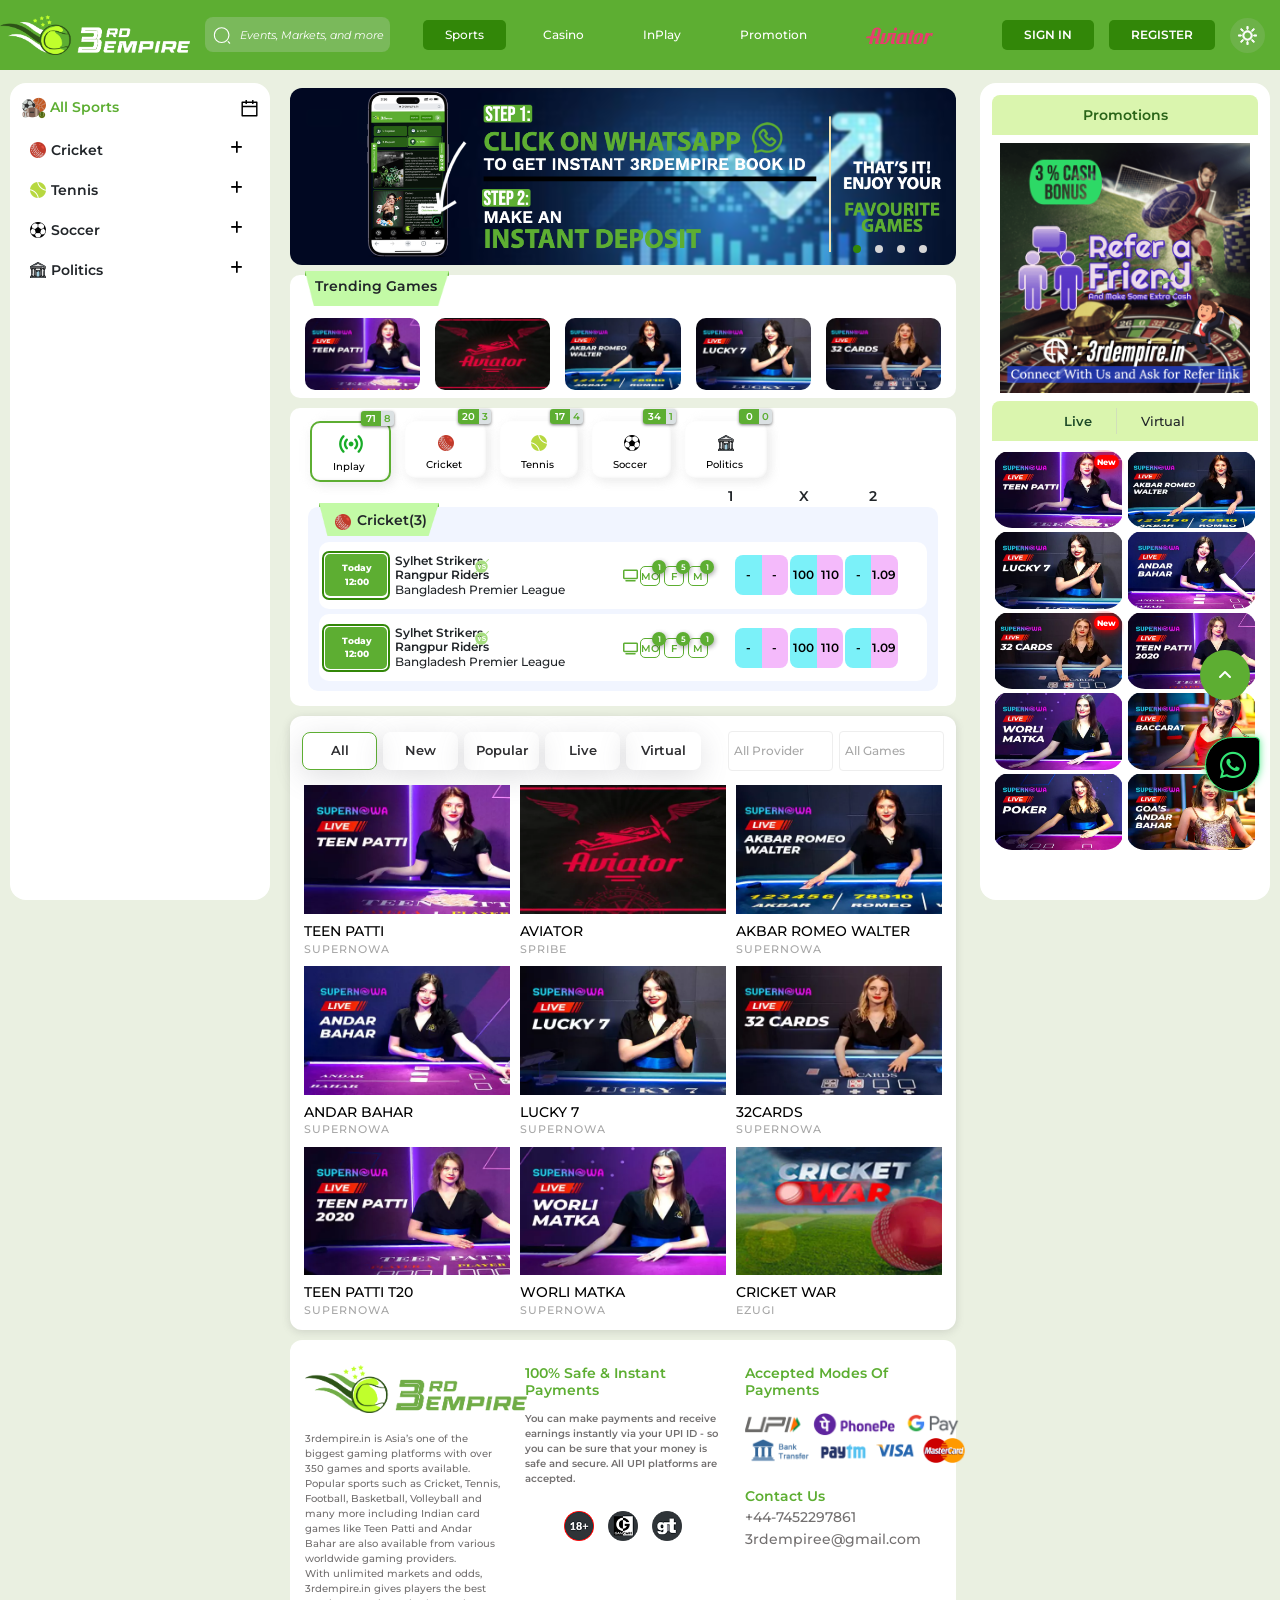
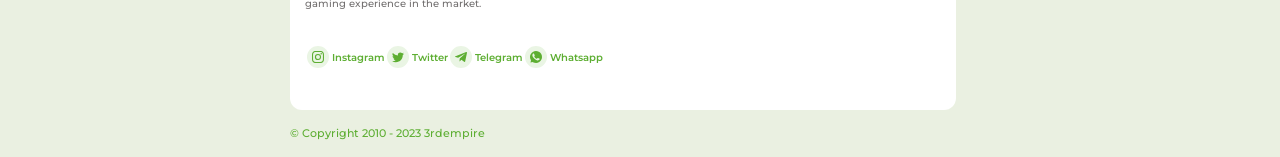
<file: index.html>
<!DOCTYPE html>
<html lang="en">
<head>
  <meta charset="UTF-8" />
  <meta http-equiv="X-UA-Compatible" content="IE=edge" />
  <meta name="viewport" content="width=device-width, initial-scale=1.0" />
  <title>Online Betting | Online Sports Betting & Odds at 3rdempire</title>
  <link rel="shortcut icon" type="image/x-icon" href="images/favicon.png">
  <link rel="stylesheet" href="https://cdnjs.cloudflare.com/ajax/libs/font-awesome/6.2.1/css/all.min.css"
    integrity="sha512-MV7K8+y+gLIBoVD59lQIYicR65iaqukzvf/nwasF0nqhPay5w/9lJmVM2hMDcnK1OnMGCdVK+iQrJ7lzPJQd1w=="
    crossorigin="anonymous" referrerpolicy="no-referrer" />
  <link rel="stylesheet" href="css/owl.carousel.min.css">
  <link rel="stylesheet" href="css/owl.theme.default.min.css">
  <link rel="stylesheet" href="css/bootstrap.min.css" />
  <link rel="stylesheet" href="css/style.css" />
  <link rel="stylesheet" href="css/responsive.css" />
</head>
<body class="body_main">
  <header class="page_header">
    <div class="coustem_container">
      <div class="container_base">
        <div class="header_wrapper">
          <div class="burger_menu">
            <a href="javascript:void(0)" id="button"><img src="images/bars.png" alt=""></a>
          </div>
          <div class="header_left_aside">
            <div class="page_logo">
              <a href="javascript:void(0)"><img src="images/logo.png" alt="" class="logo_image"></a>
            </div>
            <div class="logo_search">
              <span class="s_icon">
                <svg class="search_svg" xmlns="http://www.w3.org/2000/svg" width="17" height="17" viewBox="0 0 22 22"
                  fill="none">
                  <path
                    d="M10.5 20C15.7467 20 20 15.7467 20 10.5C20 5.25329 15.7467 1 10.5 1C5.25329 1 1 5.25329 1 10.5C1 15.7467 5.25329 20 10.5 20Z"
                    stroke="#333333" stroke-width="1.5" stroke-linecap="round" stroke-linejoin="round"></path>
                  <path d="M21 21L19 19" stroke="#A7A7A7" stroke-width="1.5" stroke-linecap="round"
                    stroke-linejoin="round"></path>
                </svg>
              </span>
              <input type="text" placeholder="Events, Markets, and more" class="serch_input">
            </div>
          </div>
          <div class="header_mid_aside">
            <div class="nav_links">
              <ul class="nav_list">
                <li>
                  <a href="javascript:void(0)" class="active"> Sports </a>
                </li>
                <li>
                  <a href="javascript:void(0)" id="menu"> Casino </a>
                </li>
                <li>
                  <a href="javascript:void(0)"> InPlay </a>
                </li>
                <li>
                  <a href="javascript:void(0)">Promotion </a>
                </li>
                <li>
                  <a href="#" data-bs-toggle="modal" data-bs-target="#exampleModal"><svg class="aviator_logo"
                      viewBox="0 0 131 35" xmlns="http://www.w3.org/2000/svg">
                      <path
                        d="M43.5 11.5l-3.9 15.4c-.3 1.2-1 2.3-2.2 3.2-1.1.9-2.3 1.3-3.6 1.3l5-19.8h-6.2l-.6 3-5 19.8h6c2.9 0 5.7-1.1 8.4-3.3 2.6-2.2 4.3-4.7 5-7.7l2.2-8.9.8-3z">
                      </path>
                      <path
                        d="M54.5 29.1c0-.1 0-.1.1-.2 0-.1.1-.1.1-.2L59 11.5H49l-.8 3h4l-3.6 14.2c-.1.1-.1.3-.1.5-.3 1.6.1 2.8 1.2 3.7 1 .9 2.6 1.4 4.7 1.4h.9l.8-3c-1.3-.2-1.8-1-1.6-2.2zm5.7-27c-.5-.6-1.2-.9-2-.9s-1.6.3-2.3.9-1.1 1.3-1.2 2.2 0 1.6.5 2.2 1.2.9 2 .9 1.6-.3 2.3-.9 1.1-1.3 1.3-2.2c.1-.9-.1-1.6-.6-2.2zm16.5 27.5c0-.1 0-.1.1-.2 0-.1 0-.1.1-.2l4.4-17.8H70.9c-2.2 0-4.2.6-6 1.8-1.9 1.2-3 2.7-3.5 4.6l-2.5 10.1c-.1.2-.1.3-.1.6-.3 1.7.2 3.1 1.5 4.1 1.3 1.1 2.9 1.6 4.9 1.6h.9c1.8 0 3.4-.6 4.9-1.8.8 1.2 2.2 1.8 4.3 1.8h2.1l.8-3c-1.2 0-1.7-.6-1.5-1.6zm-5.6-1.7c-.2.9-.8 1.7-1.6 2.4s-1.7 1-2.6 1c-1.7 0-2.5-.8-2.2-2.5 0 0 0-.1.1-.2 0-.1.1-.2.1-.3l2.9-11.5c.4-1.5 1.2-2.2 2.5-2.2h4.3zm39.4-14.8c-1.2-1.1-2.9-1.6-4.9-1.6h-.9c-2.2 0-4.2.6-6.1 1.8-1.8 1.2-3 2.7-3.4 4.5l-2.6 10.1c-.1.2-.1.3-.1.6-.3 1.7.2 3.1 1.5 4.2s2.9 1.6 5 1.6h.9c2.2 0 4.2-.6 6.1-1.9 1.9-1.2 3-2.7 3.4-4.5l2.5-10.1.1-.6c.2-1.6-.3-3-1.5-4.1zm-4.6 4.2l-.1.5-2.5 10.1c-.3 1.1-.7 1.9-1.3 2.5s-1.2.9-1.9.9c-.6 0-1.1-.3-1.4-.8s-.4-1.2-.3-2.1c0-.1 0-.1.1-.2 0-.1.1-.2.1-.2l2.5-10.1c.3-1 .7-1.8 1.2-2.4.6-.6 1.2-.9 1.9-.9.6 0 1.1.2 1.4.7.3.4.4 1.1.3 2zm23.1-5.8c-2.4 0-4.5.6-6.3 1.9l.5-1.9h-6l-5.7 22.8h6l3.1-12.5c.4-1.5 1.2-3 2.3-4.3 1.2-1.3 2.5-2.3 3.9-2.8l-.7 3h3.3l1.6-6.2zM27.9 2.9c-1.4-1.1-3.2-1.7-5.6-1.7-2.5 0-4.8.6-6.7 1.9s-3.2 3-3.7 5.1l-2.5 9.9H3.8C1.7 18.1 0 19.8 0 22h8.5L5.4 34.3h6l3-12.3h5.4l-1.9 7.6c-.1.1-.1.3-.1.6-.2 1.3 0 2.3.8 3 .7.7 1.8 1.1 3.3 1.1h2.4l.8-3c-.9-.1-1.2-.5-1.1-1.4l5.4-21.7c0-.1 0-.2.1-.4 0-.2.1-.3.1-.4.2-1.9-.3-3.4-1.7-4.5zM15.4 18.1l2.8-10.8c.2-.9.6-1.6 1.3-2.2.6-.6 1.4-.9 2.2-.9s1.3.3 1.7.8.5 1.2.4 1.9l-.1.4-2.8 10.8v.1h-5.5zm77-6.6l1.4-5.3h-6l-1.3 5.3h-3l-.8 3h3l-3.6 14.2c0 .1 0 .2-.1.3 0 .2-.1.3-.1.3-.3 1.5 0 2.7.9 3.6.8.9 2.1 1.3 3.8 1.3h2.1l.8-3.1c-1.2-.1-1.8-.8-1.5-2.1 0-.1 0-.1.1-.2 0-.1 0-.1.1-.2l3.6-14.2h2.6l.8-3h-2.8z">
                      </path>
                    </svg>
                  </a>
                </li>
              </ul>
            </div>
          </div>
          <div class="header_right_aside">

            <ul class="right_list">
              <li>
                <a href="javascript:void(0)" data-bs-toggle="modal" data-bs-target="#exampleModal">Sign In</a>
              </li>
              <li>
                <a href="javascript:void(0)" data-bs-toggle="modal" data-bs-target="#ragiteration">Register</a>
              </li>
              <li>
                <a href="javascript:void(0)" class="active">
                  <svg xmlns="http://www.w3.org/2000/svg" class="theme" width="19" height="19" viewBox="0 0 19 19"
                    fill="none">
                    <path
                      d="M9.5 13.0625C8.55517 13.0625 7.64903 12.6872 6.98093 12.0191C6.31283 11.351 5.9375 10.4448 5.9375 9.5C5.9375 8.55517 6.31283 7.64903 6.98093 6.98093C7.64903 6.31283 8.55517 5.9375 9.5 5.9375C10.4448 5.9375 11.351 6.31283 12.0191 6.98093C12.6872 7.64903 13.0625 8.55517 13.0625 9.5C13.0625 10.4448 12.6872 11.351 12.0191 12.0191C11.351 12.6872 10.4448 13.0625 9.5 13.0625ZM9.5 14.25C10.7598 14.25 11.968 13.7496 12.8588 12.8588C13.7496 11.968 14.25 10.7598 14.25 9.5C14.25 8.24022 13.7496 7.03204 12.8588 6.14124C11.968 5.25044 10.7598 4.75 9.5 4.75C8.24022 4.75 7.03204 5.25044 6.14124 6.14124C5.25044 7.03204 4.75 8.24022 4.75 9.5C4.75 10.7598 5.25044 11.968 6.14124 12.8588C7.03204 13.7496 8.24022 14.25 9.5 14.25V14.25ZM9.5 0C9.65747 0 9.8085 0.0625556 9.91985 0.173905C10.0312 0.285255 10.0938 0.436278 10.0938 0.59375V2.96875C10.0938 3.12622 10.0312 3.27724 9.91985 3.38859C9.8085 3.49994 9.65747 3.5625 9.5 3.5625C9.34253 3.5625 9.19151 3.49994 9.08016 3.38859C8.96881 3.27724 8.90625 3.12622 8.90625 2.96875V0.59375C8.90625 0.436278 8.96881 0.285255 9.08016 0.173905C9.19151 0.0625556 9.34253 0 9.5 0V0ZM9.5 15.4375C9.65747 15.4375 9.8085 15.5001 9.91985 15.6114C10.0312 15.7228 10.0938 15.8738 10.0938 16.0312V18.4062C10.0938 18.5637 10.0312 18.7147 9.91985 18.8261C9.8085 18.9374 9.65747 19 9.5 19C9.34253 19 9.19151 18.9374 9.08016 18.8261C8.96881 18.7147 8.90625 18.5637 8.90625 18.4062V16.0312C8.90625 15.8738 8.96881 15.7228 9.08016 15.6114C9.19151 15.5001 9.34253 15.4375 9.5 15.4375V15.4375ZM19 9.5C19 9.65747 18.9374 9.8085 18.8261 9.91985C18.7147 10.0312 18.5637 10.0938 18.4062 10.0938H16.0312C15.8738 10.0938 15.7228 10.0312 15.6114 9.91985C15.5001 9.8085 15.4375 9.65747 15.4375 9.5C15.4375 9.34253 15.5001 9.19151 15.6114 9.08016C15.7228 8.96881 15.8738 8.90625 16.0312 8.90625H18.4062C18.5637 8.90625 18.7147 8.96881 18.8261 9.08016C18.9374 9.19151 19 9.34253 19 9.5ZM3.5625 9.5C3.5625 9.65747 3.49994 9.8085 3.38859 9.91985C3.27724 10.0312 3.12622 10.0938 2.96875 10.0938H0.59375C0.436278 10.0938 0.285255 10.0312 0.173905 9.91985C0.0625556 9.8085 0 9.65747 0 9.5C0 9.34253 0.0625556 9.19151 0.173905 9.08016C0.285255 8.96881 0.436278 8.90625 0.59375 8.90625H2.96875C3.12622 8.90625 3.27724 8.96881 3.38859 9.08016C3.49994 9.19151 3.5625 9.34253 3.5625 9.5ZM16.2177 2.78231C16.329 2.89366 16.3915 3.04465 16.3915 3.20209C16.3915 3.35954 16.329 3.51053 16.2177 3.62187L14.5386 5.30219C14.4834 5.35731 14.4178 5.40103 14.3457 5.43083C14.2736 5.46064 14.1964 5.47595 14.1184 5.47589C13.9608 5.47578 13.8097 5.41308 13.6984 5.30159C13.6433 5.24639 13.5996 5.18087 13.5698 5.10877C13.54 5.03667 13.5246 4.95941 13.5247 4.88139C13.5248 4.72383 13.5875 4.57277 13.699 4.46144L15.3781 2.78231C15.4895 2.671 15.6405 2.60847 15.7979 2.60847C15.9553 2.60847 16.1063 2.671 16.2177 2.78231V2.78231ZM5.301 13.699C5.41231 13.8103 5.47484 13.9613 5.47484 14.1188C5.47484 14.2762 5.41231 14.4272 5.301 14.5386L3.62187 16.2177C3.50989 16.3258 3.35991 16.3857 3.20423 16.3843C3.04855 16.383 2.89963 16.3205 2.78955 16.2105C2.67946 16.1004 2.61702 15.9514 2.61566 15.7958C2.61431 15.6401 2.67416 15.4901 2.78231 15.3781L4.46144 13.699C4.57278 13.5877 4.72378 13.5252 4.88122 13.5252C5.03866 13.5252 5.18966 13.5877 5.301 13.699V13.699ZM16.2177 16.2177C16.1063 16.329 15.9553 16.3915 15.7979 16.3915C15.6405 16.3915 15.4895 16.329 15.3781 16.2177L13.699 14.5386C13.5908 14.4266 13.531 14.2766 13.5324 14.1209C13.5337 13.9652 13.5961 13.8163 13.7062 13.7062C13.8163 13.5961 13.9652 13.5337 14.1209 13.5324C14.2766 13.531 14.4266 13.5908 14.5386 13.699L16.2177 15.3781C16.329 15.4895 16.3915 15.6405 16.3915 15.7979C16.3915 15.9553 16.329 16.1063 16.2177 16.2177ZM5.301 5.30219C5.18966 5.4135 5.03866 5.47603 4.88122 5.47603C4.72378 5.47603 4.57278 5.4135 4.46144 5.30219L2.78231 3.62187C2.7256 3.5671 2.68037 3.50159 2.64925 3.42915C2.61813 3.35671 2.60176 3.27879 2.60107 3.19996C2.60039 3.12112 2.61541 3.04293 2.64526 2.96996C2.67512 2.897 2.7192 2.8307 2.77495 2.77495C2.8307 2.7192 2.897 2.67512 2.96996 2.64526C3.04293 2.61541 3.12112 2.60039 3.19996 2.60107C3.27879 2.60176 3.35671 2.61813 3.42915 2.64925C3.50159 2.68037 3.5671 2.7256 3.62187 2.78231L5.301 4.46144C5.35629 4.51659 5.40016 4.58211 5.4301 4.65425C5.46003 4.72638 5.47544 4.80371 5.47544 4.88181C5.47544 4.95991 5.46003 5.03724 5.4301 5.10938C5.40016 5.18151 5.35629 5.24703 5.301 5.30219V5.30219Z"
                      fill="#FAFAFE"></path>
                  </svg>
                </a>
              </li>
            </ul>
          </div>
        </div>
      </div>
    </div>
  </header>
  <div class="bottom_tabs">
    <ul>
      <li class="all-sports">
        <a href="javascript:void(0)" class="active">
          <svg width="23" height="23" viewBox="0 0 23 23" fill="none" xmlns="http://www.w3.org/2000/svg">
            <path
              d="M18.3471 18.5902C20.078 16.9238 21.1376 14.6806 21.3254 12.2852C20.4006 11.7193 19.3504 11.3905 18.268 11.328C17.1855 11.2655 16.1044 11.4713 15.1207 11.9271C16.61 13.9228 17.7051 16.1842 18.3471 18.5902ZM16.9343 19.7254C16.3723 17.2151 15.2776 14.8548 13.7243 12.8044C12.4954 13.8111 11.6726 15.2288 11.4081 16.7952C11.1435 18.3617 11.4551 19.9709 12.2852 21.3254C13.9455 21.1948 15.5453 20.6442 16.9343 19.7254ZM10.4125 21.2975C9.6616 19.6493 9.47629 17.7992 9.88538 16.0348C10.2945 14.2705 11.275 12.6907 12.6746 11.5411C12.2821 11.1099 11.8693 10.6976 11.4376 10.3057C10.2901 11.7016 8.71453 12.6804 6.95467 13.0905C5.19482 13.5007 3.34885 13.3192 1.7025 12.5744C1.94337 14.805 2.94116 16.8859 4.52971 18.4703C6.11097 20.0555 8.18668 21.0525 10.4125 21.2959V21.2975ZM1.67622 10.7065C3.02966 11.5292 4.63458 11.8355 6.19588 11.5693C7.75718 11.3031 9.1699 10.4823 10.1743 9.25761C8.12853 7.71347 5.77594 6.62512 3.27463 6.06571C2.35766 7.45245 1.80768 9.04925 1.67622 10.7065ZM4.41143 4.65292C6.80814 5.29267 9.06146 6.38198 11.0515 7.8629C11.5064 6.88234 11.7129 5.80487 11.6527 4.72561C11.5926 3.64635 11.2676 2.5985 10.7065 1.67457C8.31472 1.86472 6.07534 2.92422 4.41143 4.65292ZM12.576 1.7025C13.6175 4.00074 13.5453 6.6801 12.3592 8.92413C12.9588 9.45529 13.5261 10.022 14.0578 10.6211C15.169 10.0366 16.3992 9.71395 17.6543 9.67779C18.9094 9.64163 20.1561 9.89293 21.2991 10.4125C21.055 8.18705 20.0575 6.11194 18.4719 4.53136C16.8882 2.94254 14.808 1.94418 12.5777 1.7025H12.576ZM19.6317 19.6317C18.5639 20.6996 17.2961 21.5467 15.9009 22.1246C14.5056 22.7025 13.0102 23 11.5 23C9.9898 23 8.49438 22.7025 7.09914 22.1246C5.7039 21.5467 4.43615 20.6996 3.36827 19.6317C2.3004 18.5639 1.45331 17.2961 0.875385 15.9009C0.297456 14.5056 -1.12519e-08 13.0102 0 11.5C1.12519e-08 9.9898 0.297456 8.49438 0.875385 7.09914C1.45331 5.7039 2.3004 4.43615 3.36827 3.36827C5.52494 1.2116 8.45001 -2.27242e-08 11.5 0C14.55 2.27242e-08 17.4751 1.2116 19.6317 3.36827C21.7884 5.52494 23 8.45001 23 11.5C23 14.55 21.7884 17.4751 19.6317 19.6317Z"
              fill="#292D32"></path>
          </svg>
        </a>
        <div class="title_name">
          Sports
        </div>
      </li>
      <li>
        <a href="javascript:void(0)">
          <svg width="24" height="24" viewBox="0 0 24 24" fill="none" xmlns="http://www.w3.org/2000/svg">
            <circle cx="12" cy="12" r="11.25" stroke="#C4C4C4" stroke-width="1.5"></circle>
            <path
              d="M8 17.9475V6.05261C8 5.90049 8.16309 5.80406 8.29638 5.87737L19.11 11.8248C19.2481 11.9008 19.2481 12.0993 19.11 12.1753L8.29638 18.1228C8.16309 18.1961 8 18.0997 8 17.9475Z"
              fill="#C4C4C4"></path>
          </svg>
        </a>
        <div class="title_name">
          InPlay
        </div>
      </li>
      <li class="big">
        <a href="javascript:void(0)" class="blank-bg">
          <img src="images/bottom-menu-img.png" alt="">
        </a>
      </li>
      <li>
        <a href="javascript:void(0)">
          <svg width="30" height="30" viewBox="0 0 30 30" fill="none" xmlns="http://www.w3.org/2000/svg">
            <g opacity="0.4">
              <path
                d="M10.334 14.4893C10.334 15.4304 11.0673 16.2004 11.9595 16.2004H13.7929C14.5751 16.2004 15.2107 15.5282 15.2107 14.7093C15.2107 13.8171 14.8195 13.4993 14.2451 13.2915L11.3118 12.2648C10.7251 12.0571 10.334 11.7393 10.334 10.8471C10.334 10.0282 10.9695 9.35596 11.7518 9.35596H13.5851C14.4895 9.36818 15.2229 10.126 15.2229 11.0671"
                stroke="#292D32" stroke-width="1.5" stroke-linecap="round" stroke-linejoin="round"></path>
              <path d="M12.7793 16.2607V17.1652" stroke="#292D32" stroke-width="1.5" stroke-linecap="round"
                stroke-linejoin="round"></path>
              <path d="M12.7793 8.39014V9.34347" stroke="#292D32" stroke-width="1.5" stroke-linecap="round"
                stroke-linejoin="round"></path>
            </g>
            <path
              d="M12.7675 22.5311C18.1609 22.5311 22.5331 18.1589 22.5331 12.7656C22.5331 7.37219 18.1609 3 12.7675 3C7.37414 3 3.00195 7.37219 3.00195 12.7656C3.00195 18.1589 7.37414 22.5311 12.7675 22.5311Z"
              stroke="#292D32" stroke-width="1.5" stroke-linecap="round" stroke-linejoin="round"></path>
            <path opacity="0.4"
              d="M14.002 22.4089C15.102 23.9611 16.8986 24.9756 18.952 24.9756C22.2886 24.9756 25.002 22.2622 25.002 18.9256C25.002 16.8967 23.9997 15.1 22.472 14"
              stroke="#292D32" stroke-width="1.5" stroke-linecap="round" stroke-linejoin="round"></path>
          </svg>
          <div class="title_name">
          </div>
        </a>
        <div class="title_name">
          Casino
        </div>
      </li>
      <li>
        <a href="javascript:void(0)" data-bs-toggle="modal" data-bs-target="#exampleModal">
          <img src="images/avatar3.png" alt="">
        </a>
        <div class="title_name">
          Sign In
        </div>
      </li>
    </ul>
  </div>
  <section class="game_page">
    <div class="gamepage_wrapper">
      <div class="left_sidebar">
        <div class="main_left_sidebar">
          <div class="fix_menu_wrapper">
            <div class="left_fix_menu">
              <div class="arrow_link">
                <a href="javascript:void(0)" id="base"> <i class="fas fa-arrow-left"></i></a>
              </div>
              <div class="logo_search">
                <span class="s_icon">
                  <svg class="search_svg" xmlns="http://www.w3.org/2000/svg" width="17" height="17" viewBox="0 0 22 22"
                    fill="none">
                    <path
                      d="M10.5 20C15.7467 20 20 15.7467 20 10.5C20 5.25329 15.7467 1 10.5 1C5.25329 1 1 5.25329 1 10.5C1 15.7467 5.25329 20 10.5 20Z"
                      stroke="#333333" stroke-width="1.5" stroke-linecap="round" stroke-linejoin="round"></path>
                    <path d="M21 21L19 19" stroke="#A7A7A7" stroke-width="1.5" stroke-linecap="round"
                      stroke-linejoin="round"></path>
                  </svg>
                </span>
                <input type="text" placeholder="Events, Markets, and more" class="serch_input">
              </div>
            </div>
            <div class="right_fix_menu">
              <ul>
                <li>
                  <a href="javascript:void(0)" class="star" id="icon"><i class="fa-regular fa-star"></i></a>
                </li>
                <li>
                  <a href="javascript:void(0)" id="dash"><svg width="17" height="18" viewBox="0 0 17 18"
                      fill="rgb(1, 52, 169)" xmlns="http://www.w3.org/2000/svg">
                      <path
                        d="M0.68 1.56876H4.25V0.174307C4.25 0.0784381 4.3265 0 4.42 0H5.61C5.7035 0 5.78 0.0784381 5.78 0.174307V1.56876H11.22V0.174307C11.22 0.0784381 11.2965 0 11.39 0H12.58C12.6735 0 12.75 0.0784381 12.75 0.174307V1.56876H16.32C16.6961 1.56876 17 1.88034 17 2.26599V16.7335C17 17.1191 16.6961 17.4307 16.32 17.4307H0.68C0.303875 17.4307 -1.78814e-07 17.1191 -1.78814e-07 16.7335V2.26599C-1.78814e-07 1.88034 0.303875 1.56876 0.68 1.56876ZM1.53 15.8619H15.47V7.58235H1.53V15.8619ZM15.47 6.10074V3.13753H12.75V4.18337C12.75 4.27924 12.6735 4.35767 12.58 4.35767H11.39C11.2965 4.35767 11.22 4.27924 11.22 4.18337V3.13753H5.78V4.18337C5.78 4.27924 5.7035 4.35767 5.61 4.35767H4.42C4.3265 4.35767 4.25 4.27924 4.25 4.18337V3.13753H1.53V6.10074H15.47Z"
                        fill="#0134A9"></path>
                    </svg></a>
                </li>
              </ul>
            </div>
          </div>
          <div class="left_sidebar_title">
            <div class="sports_link">
              <a href="javascript:void(0)" class="menu_link">
                <span><img src="images/sports.png" alt=""></span>
                All Sports
              </a>
            </div>
            <div class="sports_link">
              <a href="javascript:void(0)">
                <svg width="17" height="18" viewBox="0 0 17 18" fill="none" xmlns="http://www.w3.org/2000/svg">
                  <path
                    d="M0.68 1.56876H4.25V0.174307C4.25 0.0784381 4.3265 0 4.42 0H5.61C5.7035 0 5.78 0.0784381 5.78 0.174307V1.56876H11.22V0.174307C11.22 0.0784381 11.2965 0 11.39 0H12.58C12.6735 0 12.75 0.0784381 12.75 0.174307V1.56876H16.32C16.6961 1.56876 17 1.88034 17 2.26599V16.7335C17 17.1191 16.6961 17.4307 16.32 17.4307H0.68C0.303875 17.4307 -1.78814e-07 17.1191 -1.78814e-07 16.7335V2.26599C-1.78814e-07 1.88034 0.303875 1.56876 0.68 1.56876ZM1.53 15.8619H15.47V7.58235H1.53V15.8619ZM15.47 6.10074V3.13753H12.75V4.18337C12.75 4.27924 12.6735 4.35767 12.58 4.35767H11.39C11.2965 4.35767 11.22 4.27924 11.22 4.18337V3.13753H5.78V4.18337C5.78 4.27924 5.7035 4.35767 5.61 4.35767H4.42C4.3265 4.35767 4.25 4.27924 4.25 4.18337V3.13753H1.53V6.10074H15.47Z"
                    fill="#0134A9"></path>
                </svg></a>
            </div>
          </div>
          <div class="sidebar_accordian">
            <div class="accordion" id="accordionExample">
              <div class="accordian-item">
                <h2 class="accordion-header" id="headingOne">
                  <button class="accordion-button demo" type="button" data-bs-toggle="collapse"
                    data-bs-target="#collapseOne" aria-expanded="false" aria-controls="collapseOne">
                    <svg xmlns="http://www.w3.org/2000/svg" xmlns:xlink="http://www.w3.org/1999/xlink" width="50"
                      height="50" viewBox="0 0 512 512">
                      <defs>
                        <linearGradient id="linear-gradient" y1="0.5" x2="1" y2="0.5" gradientUnits="objectBoundingBox">
                          <stop offset="0" stop-color="#a364ab"></stop>
                          <stop offset="1" stop-color="#8c3d96"></stop>
                        </linearGradient>
                        <linearGradient id="linear-gradient-2" y1="0.5" x2="1" y2="0.5"
                          gradientUnits="objectBoundingBox">
                          <stop offset="0" stop-color="#8c3d96"></stop>
                          <stop offset="1" stop-color="#a364ab"></stop>
                        </linearGradient>
                      </defs>
                      <g id="Group_5" data-name="Group 5" transform="translate(-787 -244)">
                        <g id="Group_1" data-name="Group 1" transform="translate(787 244)">
                          <circle id="Ellipse_1" data-name="Ellipse 1" cx="256" cy="256" r="256"
                            fill="url(#linear-gradient)"></circle>
                          <path id="Path_1" data-name="Path 1"
                            d="M256,469.334c-117.631,0-213.333-95.7-213.333-213.333S138.369,42.668,256,42.668,469.333,138.37,469.333,256,373.636,469.334,256,469.334Z"
                            fill="url(#linear-gradient-2)"></path>
                        </g>
                        <g id="Group_4" data-name="Group 4">
                          <g id="Group_2" data-name="Group 2" transform="translate(735.027 204.706)">
                            <path id="Path_2" data-name="Path 2"
                              d="M352.646,293.376c0-42.9,7.888-80.492,20.985-107.315-76.979,44.233-144.482,47.058-178.35,49.1-19.044,1.147-36.579,13.54-45.7,32.947a60.687,60.687,0,0,0-.207,50.4c9.048,20.082,26.686,33.25,45.9,33.084,3.182-.028,6.991.02,11.228.164-6.861,30.876,10.825,63.542,42.634,77.326a75.776,75.776,0,0,0,30.131,6.33,71.321,71.321,0,0,0,23.3-3.881c17.376-5.992,30.809-18.21,37.821-34.393a60.88,60.88,0,0,0,3.584-11.707c9.739,4.5,19.655,9.566,29.683,15.315C360.545,373.919,352.646,336.307,352.646,293.376ZM327.391,391.5c-5.414,12.489-15.868,21.946-29.443,26.631a59.56,59.56,0,0,1-43.177-2.062c-26.322-11.4-40.725-38.541-33.912-63.467a364.4,364.4,0,0,1,109.886,27A46.915,46.915,0,0,1,327.391,391.5Z"
                              transform="translate(0 8.38)" opacity="0.3"></path>
                            <path id="Path_3" data-name="Path 3"
                              d="M358.215,165.964c-23.432,0-43.6,31.917-52.981,77.938a57.865,57.865,0,0,1,0,115.7c9.385,46.021,29.549,77.941,52.982,77.941,32.38,0,58.628-60.8,58.628-135.789S390.6,165.964,358.215,165.964Z"
                              transform="translate(67.227)" opacity="0.3"></path>
                          </g>
                          <g id="Group_3" data-name="Group 3" transform="translate(733.553 205.807)">
                            <path id="Path_4" data-name="Path 4"
                              d="M344.723,285.416c0-42.915,7.891-80.522,20.993-107.355-77.008,44.25-144.536,47.076-178.416,49.117-19.051,1.148-36.592,13.545-45.713,32.959a60.71,60.71,0,0,0-.207,50.419c9.052,20.09,26.7,33.262,45.921,33.1,3.183-.028,6.994.02,11.232.164-6.864,30.888,10.829,63.566,42.649,77.355a75.805,75.805,0,0,0,30.142,6.332,71.347,71.347,0,0,0,23.308-3.882c17.383-5.994,30.82-18.217,37.835-34.406a60.9,60.9,0,0,0,3.586-11.712c9.742,4.5,19.662,9.569,29.694,15.321C352.626,365.989,344.723,328.363,344.723,285.416Zm-25.264,98.165c-5.416,12.494-15.874,21.954-29.454,26.64a59.582,59.582,0,0,1-43.193-2.063c-26.331-11.408-40.74-38.555-33.924-63.491a364.535,364.535,0,0,1,109.927,27.014A46.935,46.935,0,0,1,319.459,383.581Z"
                              transform="translate(0 8.39)" fill="#fff"></path>
                            <path id="Path_5" data-name="Path 5"
                              d="M350.234,157.964c-23.441,0-43.612,31.929-53,77.967a57.886,57.886,0,0,1,0,115.742c9.389,46.038,29.56,77.97,53,77.97,32.392,0,58.65-60.818,58.65-135.84S382.627,157.964,350.234,157.964Z"
                              transform="translate(67.312)" fill="#fff"></path>
                          </g>
                        </g>
                      </g>
                    </svg>
                    Promotion
                  </button>
                </h2>
              </div>
              <div class="hide_menu">
                <div class="accordion-item">
                  <h2 class="accordion-header" id="headingOne">
                    <button class="accordion-button collapsed" type="button" data-bs-toggle="collapse"
                      data-bs-target="#collapseOne" aria-expanded="false" aria-controls="collapseOne">
                      <span><img src="images/cricket.png" alt=""></span>
                      Cricket
                    </button>
                  </h2>
                  <div id="collapseOne" class="accordion-collapse collapse" aria-labelledby="headingOne"
                    data-bs-parent="#accordionExample">
                    <div class="accordion-body">
                      <ul class="collapsible">
                        <li>
                          <a href="javascript:void(0)" class="link">
                            Twenty20 Big Bash
                            <span class="icon_plus"><i class="fa-solid fa-plus"></i></span>
                          </a>
                          <ul class="sub_menu" id="panel">
                            <li>
                              <a href="#">Pakistan Super League</a>
                            </li>
                            <li>
                              <a href="#">Pakistan Super League</a>
                            </li>
                            <li>
                              <a href="#">Pakistan Super League</a>
                            </li>
                          </ul>
                        </li>
                      </ul>
                    </div>
                  </div>
                </div>
                <div class="accordion-item">
                  <h2 class="accordion-header" id="headingTwo">
                    <button class="accordion-button collapsed" type="button" data-bs-toggle="collapse"
                      data-bs-target="#collapseTwo" aria-expanded="false" aria-controls="collapseTwo">
                      <span><img src="images/tennis-ball.png" alt=""></span>
                      Tennis
                    </button>
                  </h2>
                  <div id="collapseTwo" class="accordion-collapse collapse" aria-labelledby="headingTwo"
                    data-bs-parent="#accordionExample">
                    <div class="accordion-body">
                      <ul class="collapsible">
                        <li>
                          <a href="javascript:void(0)" class="link1">
                            Twenty20 Big Bash
                            <span class="icon_plus"><i class="fa-solid fa-plus"></i></span>
                          </a>
                          <ul class="sub_menu1">
                            <li>
                              <a href="#">Pakistan Super League</a>
                            </li>
                            <li>
                              <a href="#">Pakistan Super League</a>
                            </li>
                            <li>
                              <a href="#">Pakistan Super League</a>
                            </li>
                          </ul>
                        </li>                      
                      </ul>
                    </div>
                  </div>
                </div>
                <div class="accordion-item">
                  <h2 class="accordion-header" id="headingThree">
                    <button class="accordion-button collapsed" type="button" data-bs-toggle="collapse"
                      data-bs-target="#collapseThree" aria-expanded="false" aria-controls="collapseThree">
                      <span><img src="images/football.png" alt=""></span>
                      Soccer
                    </button>
                  </h2>
                  <div id="collapseThree" class="accordion-collapse collapse" aria-labelledby="headingThree"
                    data-bs-parent="#accordionExample">
                    <div class="accordion-body">
                      <ul class="collapsible">
                        <li>
                          <a href="javascript:void(0)" class="link2">
                            Twenty20 Big Bash
                            <span class="icon_plus"><i class="fa-solid fa-plus"></i></span>
                          </a>
                          <ul class="sub_menu2">
                            <li>
                              <a href="#">Pakistan Super League</a>
                            </li>
                            <li>
                              <a href="#">Pakistan Super League</a>
                            </li>
                            <li>
                              <a href="#">Pakistan Super League</a>
                            </li>
                          </ul>
                        </li>                       
                      </ul>
                    </div>
                  </div>
                </div>
                <div class="accordion-item">
                  <h2 class="accordion-header" id="headingThree">
                    <button class="accordion-button collapsed" type="button" data-bs-toggle="collapse"
                      data-bs-target="#collapsefour" aria-expanded="false" aria-controls="collapseThree">
                      <span><img src="images/court.png" alt=""></span>
                      Politics
                    </button>
                  </h2>
                  <div id="collapsefour" class="accordion-collapse collapse" aria-labelledby="headingThree"
                    data-bs-parent="#accordionExample">
                    <div class="accordion-body">
                      <ul class="collapsible">
                        <li>
                          <a href="javascript:void(0)" class="link3">
                            Twenty20 Big Bash 
                            <span class="icon_plus"><i class="fa-solid fa-plus"></i></span>                          
                          </a>
                          <ul class="sub_menu3">
                            <li>
                              <a href="#">Pakistan Super League</a>
                            </li>
                            <li>
                              <a href="#">Pakistan Super League</a>
                            </li>
                            <li>
                              <a href="#">Pakistan Super League</a>
                            </li>
                          </ul>
                        </li>     
                                         
                      </ul>
                    </div>
                  </div>
                </div>
              </div>
              <div class="upcoming-event">
                <ul>
                  <li>
                    <a href="javascript:void(0)" class="active">
                      <div class="date-time_menu">
                        <span class="date_menu">Today</span>
                        <span class="time_menu">12:00</span>
                      </div>
                      <div class="game_name">
                        <div class="versis-img">
                          <span>Purcell</span>
                          <span><svg xmlns="http://www.w3.org/2000/svg" xmlns:xlink="http://www.w3.org/1999/xlink"
                              width="18" height="18" viewBox="0 0 65.141 65.34">
                              <defs>
                                <clipPath id="clip-path">
                                  <rect width="65.141" height="65.34" fill="none"></rect>
                                </clipPath>
                              </defs>
                              <g id="Repeat_Grid_1" data-name="Repeat Grid 1" clip-path="url(#clip-path)">
                                <g id="Group_3" data-name="Group 3" transform="translate(-757.532 -436.426)">
                                  <path id="Subtraction_2" data-name="Subtraction 2"
                                    d="M27,54A27.007,27.007,0,0,1,16.49,2.122,27.007,27.007,0,0,1,37.51,51.878,26.832,26.832,0,0,1,27,54Zm5.451-22.123L28.6,32.7a6.748,6.748,0,0,0,3.262,4.27,11.626,11.626,0,0,0,5.729,1.37,10.188,10.188,0,0,0,6.324-1.861,6.086,6.086,0,0,0,2.442-5.1A6.335,6.335,0,0,0,45.2,27.7c-.77-1.106-2.3-1.955-4.56-2.522L36.9,24.24c-2.031-.5-3.061-1.392-3.061-2.643a2.414,2.414,0,0,1,.975-1.966,4.488,4.488,0,0,1,2.828-.773c2.117,0,3.483.84,4.061,2.5l3.77-.935a5.612,5.612,0,0,0-2.844-3.513,10.3,10.3,0,0,0-5.068-1.24,8.643,8.643,0,0,0-5.607,1.78,5.813,5.813,0,0,0-2.191,4.73,6.448,6.448,0,0,0,.62,2.787,5.048,5.048,0,0,0,1.651,2.022,10.4,10.4,0,0,0,3.191,1.281l4.206,1.1a3.722,3.722,0,0,1,2.208,1.2,2.938,2.938,0,0,1,.516,1.668,2.512,2.512,0,0,1-1.136,2.078,5.426,5.426,0,0,1-3.247.838,6.961,6.961,0,0,1-3.641-.818A3.639,3.639,0,0,1,32.451,31.877ZM9.065,16.006,15.848,38h4.028l6.881-21.994h-3.3L18.3,32.86,13.254,16.006Z"
                                    transform="translate(763 442)"></path>
                                  <path id="Path_2" data-name="Path 2"
                                    d="M768.4,489.5l2.639,2.463-9.473,9.438h0s-1.527,1.734-3.042.172a1.77,1.77,0,0,1,.2-2.8Z"
                                    transform="translate(1580.574 938.646) rotate(180)"></path>
                                  <path id="Path_3" data-name="Path 3"
                                    d="M768.4,489.5l2.639,2.463-9.473,9.438h0s-1.527,1.734-3.042.172a1.77,1.77,0,0,1,.2-2.8Z"
                                    transform="translate(-0.369 -0.455)"></path>
                                </g>
                              </g>
                            </svg></span>
                          <span>Bolt</span>
                        </div>
                        <span class="subtitle_menu">
                          <div class="icon-holder-verysmall">
                            <div class="sports-icon">
                              <img src="images/tennis-ball.png" alt="">
                              <span> Tennis | Burnie Challenger 2023</span>
                            </div>
                          </div>
                        </span>
                      </div>
                    </a>
                  </li>
                  <li>
                    <a href="javascript:void(0)">
                      <div class="date-time_menu">
                        <span class="date_menu">Today</span>
                        <span class="time_menu">12:00</span>
                      </div>
                      <div class="game_name">
                        <div class="versis-img">
                          <span>Purcell</span>
                          <span><svg xmlns="http://www.w3.org/2000/svg" xmlns:xlink="http://www.w3.org/1999/xlink"
                              width="18" height="18" viewBox="0 0 65.141 65.34">
                              <defs>
                                <clipPath id="clip-path">
                                  <rect width="65.141" height="65.34" fill="none"></rect>
                                </clipPath>
                              </defs>
                              <g id="Repeat_Grid_1" data-name="Repeat Grid 1" clip-path="url(#clip-path)">
                                <g id="Group_3" data-name="Group 3" transform="translate(-757.532 -436.426)">
                                  <path id="Subtraction_2" data-name="Subtraction 2"
                                    d="M27,54A27.007,27.007,0,0,1,16.49,2.122,27.007,27.007,0,0,1,37.51,51.878,26.832,26.832,0,0,1,27,54Zm5.451-22.123L28.6,32.7a6.748,6.748,0,0,0,3.262,4.27,11.626,11.626,0,0,0,5.729,1.37,10.188,10.188,0,0,0,6.324-1.861,6.086,6.086,0,0,0,2.442-5.1A6.335,6.335,0,0,0,45.2,27.7c-.77-1.106-2.3-1.955-4.56-2.522L36.9,24.24c-2.031-.5-3.061-1.392-3.061-2.643a2.414,2.414,0,0,1,.975-1.966,4.488,4.488,0,0,1,2.828-.773c2.117,0,3.483.84,4.061,2.5l3.77-.935a5.612,5.612,0,0,0-2.844-3.513,10.3,10.3,0,0,0-5.068-1.24,8.643,8.643,0,0,0-5.607,1.78,5.813,5.813,0,0,0-2.191,4.73,6.448,6.448,0,0,0,.62,2.787,5.048,5.048,0,0,0,1.651,2.022,10.4,10.4,0,0,0,3.191,1.281l4.206,1.1a3.722,3.722,0,0,1,2.208,1.2,2.938,2.938,0,0,1,.516,1.668,2.512,2.512,0,0,1-1.136,2.078,5.426,5.426,0,0,1-3.247.838,6.961,6.961,0,0,1-3.641-.818A3.639,3.639,0,0,1,32.451,31.877ZM9.065,16.006,15.848,38h4.028l6.881-21.994h-3.3L18.3,32.86,13.254,16.006Z"
                                    transform="translate(763 442)"></path>
                                  <path id="Path_2" data-name="Path 2"
                                    d="M768.4,489.5l2.639,2.463-9.473,9.438h0s-1.527,1.734-3.042.172a1.77,1.77,0,0,1,.2-2.8Z"
                                    transform="translate(1580.574 938.646) rotate(180)"></path>
                                  <path id="Path_3" data-name="Path 3"
                                    d="M768.4,489.5l2.639,2.463-9.473,9.438h0s-1.527,1.734-3.042.172a1.77,1.77,0,0,1,.2-2.8Z"
                                    transform="translate(-0.369 -0.455)"></path>
                                </g>
                              </g>
                            </svg></span>
                          <span>Bolt</span>
                        </div>
                        <span class="subtitle_menu">


                          <div class="icon-holder-verysmall">
                            <div class="sports-icon">
                              <img src="images/soccer.png" alt="">
                              <span> Football | Burnie Challenger 2023</span>
                            </div>

                          </div>

                        </span>
                      </div>
                    </a>
                  </li>
                  <li>
                    <a href="javascript:void(0)" class="active">
                      <div class="date-time_menu">
                        <span class="date_menu">Today</span>
                        <span class="time_menu">12:00</span>
                      </div>
                      <div class="game_name">
                        <div class="versis-img">
                          <span>Purcell</span>
                          <span><svg xmlns="http://www.w3.org/2000/svg" xmlns:xlink="http://www.w3.org/1999/xlink"
                              width="18" height="18" viewBox="0 0 65.141 65.34">
                              <defs>
                                <clipPath id="clip-path">
                                  <rect width="65.141" height="65.34" fill="none"></rect>
                                </clipPath>
                              </defs>
                              <g id="Repeat_Grid_1" data-name="Repeat Grid 1" clip-path="url(#clip-path)">
                                <g id="Group_3" data-name="Group 3" transform="translate(-757.532 -436.426)">
                                  <path id="Subtraction_2" data-name="Subtraction 2"
                                    d="M27,54A27.007,27.007,0,0,1,16.49,2.122,27.007,27.007,0,0,1,37.51,51.878,26.832,26.832,0,0,1,27,54Zm5.451-22.123L28.6,32.7a6.748,6.748,0,0,0,3.262,4.27,11.626,11.626,0,0,0,5.729,1.37,10.188,10.188,0,0,0,6.324-1.861,6.086,6.086,0,0,0,2.442-5.1A6.335,6.335,0,0,0,45.2,27.7c-.77-1.106-2.3-1.955-4.56-2.522L36.9,24.24c-2.031-.5-3.061-1.392-3.061-2.643a2.414,2.414,0,0,1,.975-1.966,4.488,4.488,0,0,1,2.828-.773c2.117,0,3.483.84,4.061,2.5l3.77-.935a5.612,5.612,0,0,0-2.844-3.513,10.3,10.3,0,0,0-5.068-1.24,8.643,8.643,0,0,0-5.607,1.78,5.813,5.813,0,0,0-2.191,4.73,6.448,6.448,0,0,0,.62,2.787,5.048,5.048,0,0,0,1.651,2.022,10.4,10.4,0,0,0,3.191,1.281l4.206,1.1a3.722,3.722,0,0,1,2.208,1.2,2.938,2.938,0,0,1,.516,1.668,2.512,2.512,0,0,1-1.136,2.078,5.426,5.426,0,0,1-3.247.838,6.961,6.961,0,0,1-3.641-.818A3.639,3.639,0,0,1,32.451,31.877ZM9.065,16.006,15.848,38h4.028l6.881-21.994h-3.3L18.3,32.86,13.254,16.006Z"
                                    transform="translate(763 442)"></path>
                                  <path id="Path_2" data-name="Path 2"
                                    d="M768.4,489.5l2.639,2.463-9.473,9.438h0s-1.527,1.734-3.042.172a1.77,1.77,0,0,1,.2-2.8Z"
                                    transform="translate(1580.574 938.646) rotate(180)"></path>
                                  <path id="Path_3" data-name="Path 3"
                                    d="M768.4,489.5l2.639,2.463-9.473,9.438h0s-1.527,1.734-3.042.172a1.77,1.77,0,0,1,.2-2.8Z"
                                    transform="translate(-0.369 -0.455)"></path>
                                </g>
                              </g>
                            </svg></span>
                          <span>Bolt</span>
                        </div>
                        <span class="subtitle_menu">
                          <div class="icon-holder-verysmall">
                            <div class="sports-icon">
                              <img src="images/cricket.png" alt="">
                              <span> Cricket | Burnie Challenger 2023</span>
                            </div>

                          </div>

                        </span>
                      </div>
                    </a>
                  </li>
                  <li>
                    <a href="javascript:void(0)">
                      <div class="date-time_menu">
                        <span class="date_menu">Today</span>
                        <span class="time_menu">12:00</span>
                      </div>
                      <div class="game_name">
                        <div class="versis-img">
                          <span>Purcell</span>
                          <span><svg xmlns="http://www.w3.org/2000/svg" xmlns:xlink="http://www.w3.org/1999/xlink"
                              width="18" height="18" viewBox="0 0 65.141 65.34">
                              <defs>
                                <clipPath id="clip-path">
                                  <rect width="65.141" height="65.34" fill="none"></rect>
                                </clipPath>
                              </defs>
                              <g id="Repeat_Grid_1" data-name="Repeat Grid 1" clip-path="url(#clip-path)">
                                <g id="Group_3" data-name="Group 3" transform="translate(-757.532 -436.426)">
                                  <path id="Subtraction_2" data-name="Subtraction 2"
                                    d="M27,54A27.007,27.007,0,0,1,16.49,2.122,27.007,27.007,0,0,1,37.51,51.878,26.832,26.832,0,0,1,27,54Zm5.451-22.123L28.6,32.7a6.748,6.748,0,0,0,3.262,4.27,11.626,11.626,0,0,0,5.729,1.37,10.188,10.188,0,0,0,6.324-1.861,6.086,6.086,0,0,0,2.442-5.1A6.335,6.335,0,0,0,45.2,27.7c-.77-1.106-2.3-1.955-4.56-2.522L36.9,24.24c-2.031-.5-3.061-1.392-3.061-2.643a2.414,2.414,0,0,1,.975-1.966,4.488,4.488,0,0,1,2.828-.773c2.117,0,3.483.84,4.061,2.5l3.77-.935a5.612,5.612,0,0,0-2.844-3.513,10.3,10.3,0,0,0-5.068-1.24,8.643,8.643,0,0,0-5.607,1.78,5.813,5.813,0,0,0-2.191,4.73,6.448,6.448,0,0,0,.62,2.787,5.048,5.048,0,0,0,1.651,2.022,10.4,10.4,0,0,0,3.191,1.281l4.206,1.1a3.722,3.722,0,0,1,2.208,1.2,2.938,2.938,0,0,1,.516,1.668,2.512,2.512,0,0,1-1.136,2.078,5.426,5.426,0,0,1-3.247.838,6.961,6.961,0,0,1-3.641-.818A3.639,3.639,0,0,1,32.451,31.877ZM9.065,16.006,15.848,38h4.028l6.881-21.994h-3.3L18.3,32.86,13.254,16.006Z"
                                    transform="translate(763 442)"></path>
                                  <path id="Path_2" data-name="Path 2"
                                    d="M768.4,489.5l2.639,2.463-9.473,9.438h0s-1.527,1.734-3.042.172a1.77,1.77,0,0,1,.2-2.8Z"
                                    transform="translate(1580.574 938.646) rotate(180)"></path>
                                  <path id="Path_3" data-name="Path 3"
                                    d="M768.4,489.5l2.639,2.463-9.473,9.438h0s-1.527,1.734-3.042.172a1.77,1.77,0,0,1,.2-2.8Z"
                                    transform="translate(-0.369 -0.455)"></path>
                                </g>
                              </g>
                            </svg></span>
                          <span>Bolt</span>
                        </div>
                        <span class="subtitle_menu">
                          <div class="icon-holder-verysmall">
                            <div class="sports-icon">
                              <img src="images/tennis-ball.png" alt="">
                              <span> Tennis | Burnie Challenger 2023</span>
                            </div>
                          </div>
                        </span>
                      </div>
                    </a>
                  </li>
                </ul>
              </div>
            </div>
          </div>
        </div>
      </div>
      <div class="mobile-nav_slide">
        <div class="slider">
          <div class="owl-carousel owl-theme owl_base_theme_2">
            <div class="item">
              <img src="images/bg_1.png" alt="">
            </div>
            <div class="item">
              <img src="images/bg_2.png" alt="">
            </div>
            <div class="item">
              <img src="images/bg_3.png" alt="">
            </div>
            <div class="item">
              <img src="images/bg_4.png" alt="">
            </div>
          </div>
        </div>
        <div class="popular_games">
          <div class="collapse_bg">
            <div class="collapse_title">
              Trending Games
            </div>
          </div>
          <div class="game_slider">
            <div class="owl-carousel owl-theme owl_base_theme_3">
              <div class="item" data-bs-toggle="modal" data-bs-target="#exampleModal">
                <a href="javascript:void(0)"><img src="images/item1.png" alt=""></a>
                <div class="play_btn">
                  <h4>
                    Supernowa
                    <div class="sub_title">
                      Teen Patti
                    </div>
                  </h4>
                </div>
              </div>
              <div class="item" data-bs-toggle="modal" data-bs-target="#exampleModal">
                <a href="javascript:void(0)"><img src="images/avtor.png" alt=""></a>
                <div class="play_btn">
                  <h4>
                    Spribe
                    <div class="sub_title">
                      Aviator
                    </div>
                  </h4>
                </div>
              </div>
              <div class="item" data-bs-toggle="modal" data-bs-target="#exampleModal">
                <a href="javascript:void(0)"><img src="images/item2.png" alt=""></a>
                <div class="play_btn">
                  <h4>
                    Supernowa
                    <div class="sub_title">
                      Akbar Romeo Walter
                    </div>
                  </h4>
                </div>
              </div>
              <div class="item" data-bs-toggle="modal" data-bs-target="#exampleModal">
                <a href="javascript:void(0)"><img src="images/item3.png" alt=""></a>
                <div class="play_btn">
                  <h4>
                    Supernowa
                    <div class="sub_title">
                      Lucky 7
                    </div>
                  </h4>
                </div>
              </div>
              <div class="item" data-bs-toggle="modal" data-bs-target="#exampleModal">
                <a href="javascript:void(0)"><img src="images/item5.png" alt=""></a>
                <div class="play_btn">
                  <h4>
                    Supernowa
                    <div class="sub_title">
                      32Cards
                    </div>
                  </h4>
                </div>
              </div>
              <div class="item" data-bs-toggle="modal" data-bs-target="#exampleModal">
                <a href="javascript:void(0)"><img src="images/item6.png" alt=""></a>
                <div class="play_btn">
                  <h4>
                    Supernowa
                    <div class="sub_title">
                      Teen Patti T20
                    </div>
                  </h4>
                </div>
              </div>
              <div class="item" data-bs-toggle="modal" data-bs-target="#exampleModal">
                <a href="javascript:void(0)"><img src="images/item8.png" alt=""></a>
                <div class="play_btn">
                  <h4>
                    Supernowa
                    <div class="sub_title">
                      Baccarat
                    </div>
                  </h4>
                </div>
              </div>
              <div class="item" data-bs-toggle="modal" data-bs-target="#exampleModal">
                <a href="javascript:void(0)"><img src="images/item11.png" alt=""></a>
                <div class="play_btn">
                  <h4>
                    Supernowa
                    <div class="sub_title">
                      Dragon Tiger 2.0
                    </div>
                  </h4>
                </div>
              </div>
              <div class="item" data-bs-toggle="modal" data-bs-target="#exampleModal">
                <a href="javascript:void(0)"><img src="images/item12.png" alt=""></a>
                <div class="play_btn">
                  <h4>
                    Supernowa
                    <div class="sub_title">
                      Teen Patti Face Off
                    </div>
                  </h4>
                </div>
              </div>
              <div class="item" data-bs-toggle="modal" data-bs-target="#exampleModal">
                <a href="javascript:void(0)"><img src="images/item13.png" alt=""></a>
                <div class="play_btn">
                  <h4>
                    Ezugi
                    <div class="sub_title">
                      Dragon Tiger
                    </div>
                  </h4>
                </div>
              </div>
            </div>
          </div>
        </div>
        <div class="tabs_main">
          <div class="main_tabs">
            <div class="scroll_slider">
              <ul class="nav nav-tabs" id="myTab" role="tablist">
                <li class="nav-item" role="presentation">
                  <button class="nav-link active" id="home-tab" data-bs-toggle="tab" data-bs-target="#inplay"
                    type="button" role="tab" aria-controls="home" aria-selected="true">

                    <div class="slider_item">
                      <a href="javascript:void(0)" class="active">
                        <span class="tag_live">
                          <strong>
                            71
                          </strong>
                          8
                        </span>
                        <div class="icon_holder_small">
                          <div class="sports_icon live">
                            <img src="images/wifi-signal.png" alt="">
                          </div>
                        </div>
                        <div class="item_details">
                          <h6 class="title"> Inplay </h6>
                        </div>
                      </a>
                    </div>
                  </button>
                </li>
                <li class="nav-item" role="presentation">
                  <button class="nav-link" id="profile-tab" data-bs-toggle="tab" data-bs-target="#Cricket" type="button"
                    role="tab" aria-controls="profile" aria-selected="false">

                    <div class="slider_item">
                      <div class="slider_item">
                        <a href="javascript:void(0)" id="cricket">
                          <span class="tag_live">
                            <strong>
                              20
                            </strong>
                            3
                          </span>
                          <div class="icon_holder_small">
                            <div class="sports_icon live">
                              <img src="images/cricket.png" alt="">
                            </div>
                          </div>
                          <div class="item_details">
                            <h6 class="title"> Cricket</h6>
                          </div>
                        </a>
                      </div>
                    </div>
                  </button>
                </li>
                <li class="nav-item" role="presentation">
                  <button class="nav-link" id="profile-tab" data-bs-toggle="tab" data-bs-target="#tennis" type="button"
                    role="tab" aria-controls="profile" aria-selected="false">

                    <div class="slider_item">
                      <div class="slider_item">
                        <a href="javascript:void(0)">
                          <span class="tag_live">
                            <strong>
                              17
                            </strong>
                            4
                          </span>
                          <div class="icon_holder_small">
                            <div class="sports_icon live">
                              <img src="images/tennis-ball.png" alt="">
                            </div>
                          </div>
                          <div class="item_details">
                            <h6 class="title">Tennis</h6>
                          </div>
                        </a>
                      </div>
                    </div>
                  </button>
                </li>
                <li class="nav-item" role="presentation">
                  <button class="nav-link" id="profile-tab" data-bs-toggle="tab" data-bs-target="#soccer" type="button"
                    role="tab" aria-controls="profile" aria-selected="false">

                    <div class="slider_item">
                      <div class="slider_item">
                        <a href="javascript:void(0)">
                          <span class="tag_live">
                            <strong>
                              34
                            </strong>
                            1
                          </span>
                          <div class="icon_holder_small">
                            <div class="sports_icon live">
                              <img src="images/football.png" alt="">
                            </div>
                          </div>
                          <div class="item_details">
                            <h6 class="title">Soccer</h6>
                          </div>
                        </a>
                      </div>
                    </div>
                  </button>
                </li>
                <li class="nav-item" role="presentation">
                  <button class="nav-link" id="profile-tab" data-bs-toggle="tab" data-bs-target="#politics"
                    type="button" role="tab" aria-controls="profile" aria-selected="false">

                    <div class="slider_item">
                      <div class="slider_item">
                        <a href="javascript:void(0)">
                          <span class="tag_live">
                            <strong>
                              0
                            </strong>
                            0
                          </span>
                          <div class="icon_holder_small">
                            <div class="sports_icon live">
                              <img src="images/court.png" alt="">
                            </div>
                          </div>
                          <div class="item_details">
                            <h6 class="title">Politics</h6>
                          </div>
                        </a>
                      </div>
                    </div>
                  </button>
                </li>
              </ul>
            </div>
          </div>
          <div class="tab-content" id="myTabContent">
            <div class="tab-pane fade show active" id="inplay" role="tabpanel" aria-labelledby="home-tab">
              <div class="game_tabs">
                <div class="collapsible_header">
                  <div class="row">
                    <div class="col-md-8">
                      <div class="collapse_bg">
                        <div class="collapse_title">
                          <div class="icon_holder_small"><img src="images/cricket.png" alt=""></div>
                          Cricket
                          <span>(3)</span>
                        </div>
                      </div>
                    </div>
                    <div class="col-md-4">
                      <div class="score_graph">
                        <div class="row">
                          <div class="col s4 m4 p-0 pr-5 center">
                            <div class="text">
                              1
                            </div>
                          </div>
                          <div class="col s4 m4 p-0 pr-5 center">
                            <div class="text">
                              X
                            </div>
                          </div>
                          <div class="col s4 m4 p-0 pr-5 center">
                            <div class="text">
                              2
                            </div>
                          </div>
                        </div>
                      </div>

                    </div>
                  </div>
                </div>
                <div class="market-data">
                  <div class="market_row">
                    <div class="basic_row">
                      <div class="match_highlight in-play">
                        <div class="animate">
                          <div class="flip-animation">
                            <div class="time_date">
                              <span class="time">Today</span>
                              <span class="date">12:00</span>
                            </div>
                            <div class="play">
                              <span class="in-play-light">
                                <div class="icon-holder-small">
                                  <div class="sports-icon inplay-light-icon">

                                  </div>
                                </div>
                                In-Play
                              </span>
                            </div>
                          </div>
                        </div>
                      </div>
                      <div class="date_high_light">
                        <h4>Sylhet Strikers </h4>
                        <h4>Rangpur Riders</h4>
                        <h6>Bangladesh Premier League</h6>
                      </div>
                      <div class="sports_slash">
                        <span _ngcontent-xmo-c65="" class="vs-div">
                          <div _ngcontent-xmo-c65="" class="vs-img"><svg _ngcontent-xmo-c65=""
                              xmlns="http://www.w3.org/2000/svg" xmlns:xlink="http://www.w3.org/1999/xlink" width="18"
                              height="18" viewBox="0 0 65.141 65.34">
                              <defs _ngcontent-xmo-c65="">
                                <clipPath _ngcontent-xmo-c65="" id="clip-path">
                                  <rect _ngcontent-xmo-c65="" width="65.141" height="65.34" fill="none"></rect>
                                </clipPath>
                              </defs>
                              <g _ngcontent-xmo-c65="" id="Repeat_Grid_1" data-name="Repeat Grid 1"
                                clip-path="url(#clip-path)">
                                <g _ngcontent-xmo-c65="" id="Group_3" data-name="Group 3"
                                  transform="translate(-757.532 -436.426)">
                                  <path _ngcontent-xmo-c65="" id="Subtraction_2" data-name="Subtraction 2"
                                    d="M27,54A27.007,27.007,0,0,1,16.49,2.122,27.007,27.007,0,0,1,37.51,51.878,26.832,26.832,0,0,1,27,54Zm5.451-22.123L28.6,32.7a6.748,6.748,0,0,0,3.262,4.27,11.626,11.626,0,0,0,5.729,1.37,10.188,10.188,0,0,0,6.324-1.861,6.086,6.086,0,0,0,2.442-5.1A6.335,6.335,0,0,0,45.2,27.7c-.77-1.106-2.3-1.955-4.56-2.522L36.9,24.24c-2.031-.5-3.061-1.392-3.061-2.643a2.414,2.414,0,0,1,.975-1.966,4.488,4.488,0,0,1,2.828-.773c2.117,0,3.483.84,4.061,2.5l3.77-.935a5.612,5.612,0,0,0-2.844-3.513,10.3,10.3,0,0,0-5.068-1.24,8.643,8.643,0,0,0-5.607,1.78,5.813,5.813,0,0,0-2.191,4.73,6.448,6.448,0,0,0,.62,2.787,5.048,5.048,0,0,0,1.651,2.022,10.4,10.4,0,0,0,3.191,1.281l4.206,1.1a3.722,3.722,0,0,1,2.208,1.2,2.938,2.938,0,0,1,.516,1.668,2.512,2.512,0,0,1-1.136,2.078,5.426,5.426,0,0,1-3.247.838,6.961,6.961,0,0,1-3.641-.818A3.639,3.639,0,0,1,32.451,31.877ZM9.065,16.006,15.848,38h4.028l6.881-21.994h-3.3L18.3,32.86,13.254,16.006Z"
                                    transform="translate(763 442)"></path>
                                  <path _ngcontent-xmo-c65="" id="Path_2" data-name="Path 2"
                                    d="M768.4,489.5l2.639,2.463-9.473,9.438h0s-1.527,1.734-3.042.172a1.77,1.77,0,0,1,.2-2.8Z"
                                    transform="translate(1580.574 938.646) rotate(180)"></path>
                                  <path _ngcontent-xmo-c65="" id="Path_3" data-name="Path 3"
                                    d="M768.4,489.5l2.639,2.463-9.473,9.438h0s-1.527,1.734-3.042.172a1.77,1.77,0,0,1,.2-2.8Z"
                                    transform="translate(-0.369 -0.455)"></path>
                                </g>
                              </g>
                            </svg></div>
                        </span>
                      </div>
                    </div>
                    <div class="table_row">
                      <div class="badge-right">
                        <ul>
                          <li>
                            <a href="javascript:void(0)"><i class="fas fa-tv"></i></a>
                          </li>
                          <li>
                            <a href="javascript:void(0)" class="badge-border">
                              MO
                              <span>1</span>
                            </a>
                          </li>
                          <li>
                            <a href="javascript:void(0)" class="badge-border">
                              F
                              <span>5</span>
                            </a>
                          </li>
                          <li>
                            <a href="javascript:void(0)" class="badge-border">
                              M
                              <span>1</span>
                            </a>
                          </li>
                        </ul>
                      </div>
                      <div class="match_table">
                        <div class="match_item">
                          <div class="match_no">
                            -
                          </div>
                          <div class=" color">
                            -
                          </div>

                        </div>
                        <div class="match_item">
                          <div class="match_no">
                            100
                          </div>
                          <div class="color">
                            110
                          </div>
                        </div>

                        <div class="match_item">
                          <div class="match_no">
                            -
                          </div>
                          <div class="color">
                            1.09
                          </div>
                        </div>

                      </div>
                    </div>
                  </div>
                </div>
                <div class="market-data">
                  <div class="market_row">
                    <div class="basic_row">
                      <div class="match_highlight in-play">
                        <div class="animate">
                          <div class="flip-animation">
                            <div class="time_date">
                              <span class="time">Today</span>
                              <span class="date">12:00</span>
                            </div>
                            <div class="play">
                              <span class="in-play-light">
                                <div class="icon-holder-small">
                                  <div class="sports-icon inplay-light-icon">

                                  </div>
                                </div>
                                In-Play
                              </span>
                            </div>
                          </div>
                        </div>
                      </div>
                      <div class="date_high_light">
                        <h4>Sylhet Strikers </h4>
                        <h4>Rangpur Riders</h4>
                        <h6>Bangladesh Premier League</h6>
                      </div>
                      <div class="sports_slash">
                        <span class="vs-div">
                          <div class="vs-img"><svg
                              xmlns="http://www.w3.org/2000/svg" xmlns:xlink="http://www.w3.org/1999/xlink" width="18"
                              height="18" viewBox="0 0 65.141 65.34">
                              <defs>
                                <clipPath id="clip-path">
                                  <rect width="65.141" height="65.34" fill="none"></rect>
                                </clipPath>
                              </defs>
                              <g id="Repeat_Grid_1" data-name="Repeat Grid 1"
                                clip-path="url(#clip-path)">
                                <g id="Group_3" data-name="Group 3"
                                  transform="translate(-757.532 -436.426)">
                                  <path id="Subtraction_2" data-name="Subtraction 2"
                                    d="M27,54A27.007,27.007,0,0,1,16.49,2.122,27.007,27.007,0,0,1,37.51,51.878,26.832,26.832,0,0,1,27,54Zm5.451-22.123L28.6,32.7a6.748,6.748,0,0,0,3.262,4.27,11.626,11.626,0,0,0,5.729,1.37,10.188,10.188,0,0,0,6.324-1.861,6.086,6.086,0,0,0,2.442-5.1A6.335,6.335,0,0,0,45.2,27.7c-.77-1.106-2.3-1.955-4.56-2.522L36.9,24.24c-2.031-.5-3.061-1.392-3.061-2.643a2.414,2.414,0,0,1,.975-1.966,4.488,4.488,0,0,1,2.828-.773c2.117,0,3.483.84,4.061,2.5l3.77-.935a5.612,5.612,0,0,0-2.844-3.513,10.3,10.3,0,0,0-5.068-1.24,8.643,8.643,0,0,0-5.607,1.78,5.813,5.813,0,0,0-2.191,4.73,6.448,6.448,0,0,0,.62,2.787,5.048,5.048,0,0,0,1.651,2.022,10.4,10.4,0,0,0,3.191,1.281l4.206,1.1a3.722,3.722,0,0,1,2.208,1.2,2.938,2.938,0,0,1,.516,1.668,2.512,2.512,0,0,1-1.136,2.078,5.426,5.426,0,0,1-3.247.838,6.961,6.961,0,0,1-3.641-.818A3.639,3.639,0,0,1,32.451,31.877ZM9.065,16.006,15.848,38h4.028l6.881-21.994h-3.3L18.3,32.86,13.254,16.006Z"
                                    transform="translate(763 442)"></path>
                                  <path id="Path_2" data-name="Path 2"
                                    d="M768.4,489.5l2.639,2.463-9.473,9.438h0s-1.527,1.734-3.042.172a1.77,1.77,0,0,1,.2-2.8Z"
                                    transform="translate(1580.574 938.646) rotate(180)"></path>
                                  <path id="Path_3" data-name="Path 3"
                                    d="M768.4,489.5l2.639,2.463-9.473,9.438h0s-1.527,1.734-3.042.172a1.77,1.77,0,0,1,.2-2.8Z"
                                    transform="translate(-0.369 -0.455)"></path>
                                </g>
                              </g>
                            </svg></div>
                        </span>
                      </div>
                    </div>
                    <div class="table_row">
                      <div class="badge-right">
                        <ul>
                          <li>
                            <a href="javascript:void(0)"><i class="fas fa-tv"></i></a>
                          </li>
                          <li>
                            <a href="javascript:void(0)" class="badge-border">
                              MO
                              <span>1</span>
                            </a>
                          </li>
                          <li>
                            <a href="javascript:void(0)" class="badge-border">
                              F
                              <span>5</span>
                            </a>
                          </li>
                          <li>
                            <a href="javascript:void(0)" class="badge-border">
                              M
                              <span>1</span>
                            </a>
                          </li>
                        </ul>
                      </div>
                      <div class="match_table">
                        <div class="match_item">
                          <div class="match_no">
                            -
                          </div>
                          <div class=" color">
                            -
                          </div>

                        </div>
                        <div class="match_item">
                          <div class="match_no">
                            100
                          </div>
                          <div class="color">
                            110
                          </div>
                        </div>

                        <div class="match_item">
                          <div class="match_no">
                            -
                          </div>
                          <div class="color">
                            1.09
                          </div>
                        </div>

                      </div>
                    </div>
                  </div>
                </div>
                
              
              </div>
            </div>
            <div class="tab-pane fade" id="Cricket" role="tabpanel" aria-labelledby="profile-tab">
              <div class="game_tabs">
                <div class="collapsible_header">
                  <div class="row">
                    <div class="col-md-8">
                    </div>
                    <div class="col-md-4">
                      <div class="score_graph">
                        <div class="row">
                          <div class="col s4 m4 p-0 pr-5 center">
                            <div class="text">
                              1
                            </div>
                          </div>
                          <div class="col s4 m4 p-0 pr-5 center">
                            <div class="text">
                              X
                            </div>
                          </div>
                          <div class="col s4 m4 p-0 pr-5 center">
                            <div class="text">
                              2
                            </div>
                          </div>
                        </div>
                      </div>
                    </div>
                  </div>
                </div>
                <div class="market-data">
                  <div class="market_row">
                    <div class="basic_row">
                      <div class="match_highlight in-play">
                        <div class="animate">
                          <div class="flip-animation">
                            <div class="time_date">
                              <span class="time">Today</span>
                              <span class="date">12:00</span>
                            </div>
                            <div class="play">
                              <span class="in-play-light">
                                <div class="icon-holder-small">
                                  <div class="sports-icon inplay-light-icon">

                                  </div>
                                </div>
                                In-Play
                              </span>
                            </div>
                          </div>
                        </div>
                      </div>
                      <div class="date_high_light">
                        <h4>Sylhet Strikers </h4>
                        <h4>Rangpur Riders</h4>
                        <h6>Bangladesh Premier League</h6>
                      </div>
                      <div class="sports_slash">
                        <span _ngcontent-xmo-c65="" class="vs-div">
                          <div _ngcontent-xmo-c65="" class="vs-img"><svg
                              xmlns="http://www.w3.org/2000/svg" xmlns:xlink="http://www.w3.org/1999/xlink" width="18"
                              height="18" viewBox="0 0 65.141 65.34">
                              <defs>
                                <clipPath id="clip-path">
                                  <rect width="65.141" height="65.34" fill="none"></rect>
                                </clipPath>
                              </defs>
                              <g id="Repeat_Grid_1" data-name="Repeat Grid 1"
                                clip-path="url(#clip-path)">
                                <g id="Group_3" data-name="Group 3"
                                  transform="translate(-757.532 -436.426)">
                                  <path id="Subtraction_2" data-name="Subtraction 2"
                                    d="M27,54A27.007,27.007,0,0,1,16.49,2.122,27.007,27.007,0,0,1,37.51,51.878,26.832,26.832,0,0,1,27,54Zm5.451-22.123L28.6,32.7a6.748,6.748,0,0,0,3.262,4.27,11.626,11.626,0,0,0,5.729,1.37,10.188,10.188,0,0,0,6.324-1.861,6.086,6.086,0,0,0,2.442-5.1A6.335,6.335,0,0,0,45.2,27.7c-.77-1.106-2.3-1.955-4.56-2.522L36.9,24.24c-2.031-.5-3.061-1.392-3.061-2.643a2.414,2.414,0,0,1,.975-1.966,4.488,4.488,0,0,1,2.828-.773c2.117,0,3.483.84,4.061,2.5l3.77-.935a5.612,5.612,0,0,0-2.844-3.513,10.3,10.3,0,0,0-5.068-1.24,8.643,8.643,0,0,0-5.607,1.78,5.813,5.813,0,0,0-2.191,4.73,6.448,6.448,0,0,0,.62,2.787,5.048,5.048,0,0,0,1.651,2.022,10.4,10.4,0,0,0,3.191,1.281l4.206,1.1a3.722,3.722,0,0,1,2.208,1.2,2.938,2.938,0,0,1,.516,1.668,2.512,2.512,0,0,1-1.136,2.078,5.426,5.426,0,0,1-3.247.838,6.961,6.961,0,0,1-3.641-.818A3.639,3.639,0,0,1,32.451,31.877ZM9.065,16.006,15.848,38h4.028l6.881-21.994h-3.3L18.3,32.86,13.254,16.006Z"
                                    transform="translate(763 442)"></path>
                                  <path id="Path_2" data-name="Path 2"
                                    d="M768.4,489.5l2.639,2.463-9.473,9.438h0s-1.527,1.734-3.042.172a1.77,1.77,0,0,1,.2-2.8Z"
                                    transform="translate(1580.574 938.646) rotate(180)"></path>
                                  <path id="Path_3" data-name="Path 3"
                                    d="M768.4,489.5l2.639,2.463-9.473,9.438h0s-1.527,1.734-3.042.172a1.77,1.77,0,0,1,.2-2.8Z"
                                    transform="translate(-0.369 -0.455)"></path>
                                </g>
                              </g>
                            </svg></div>
                        </span>
                      </div>
                    </div>
                    <div class="table_row">
                      <div class="badge-right">
                        <ul>
                          <li>
                            <a href="javascript:void(0)"><i class="fas fa-tv"></i></a>
                          </li>
                          <li>
                            <a href="javascript:void(0)" class="badge-border">
                              MO
                              <span>1</span>
                            </a>
                          </li>
                          <li>
                            <a href="javascript:void(0)" class="badge-border">
                              F
                              <span>5</span>
                            </a>
                          </li>
                          <li>
                            <a href="javascript:void(0)" class="badge-border">
                              M
                              <span>1</span>
                            </a>
                          </li>
                        </ul>
                      </div>
                      <div class="match_table">
                        <div class="match_item">
                          <div class="match_no">
                            -
                          </div>
                          <div class=" color">
                            -
                          </div>

                        </div>
                        <div class="match_item">
                          <div class="match_no">
                            100
                          </div>
                          <div class="color">
                            110
                          </div>
                        </div>

                        <div class="match_item">
                          <div class="match_no">
                            -
                          </div>
                          <div class="color">
                            1.09
                          </div>
                        </div>

                      </div>
                    </div>
                  </div>
                </div>
                <div class="market-data">
                  <div class="market_row">
                    <div class="basic_row">
                      <div class="match_highlight in-play">
                        <div class="animate">
                          <div class="flip-animation">
                            <div class="time_date">
                              <span class="time">Today</span>
                              <span class="date">12:00</span>
                            </div>
                            <div class="play">
                              <span class="in-play-light">
                                <div class="icon-holder-small">
                                  <div class="sports-icon inplay-light-icon">

                                  </div>
                                </div>
                                In-Play
                              </span>
                            </div>
                          </div>
                        </div>
                      </div>
                      <div class="date_high_light">
                        <h4>Sylhet Strikers </h4>
                        <h4>Rangpur Riders</h4>
                        <h6>Bangladesh Premier League</h6>
                      </div>
                      <div class="sports_slash">
                        <span class="vs-div">
                          <div class="vs-img"><svg
                              xmlns="http://www.w3.org/2000/svg" xmlns:xlink="http://www.w3.org/1999/xlink" width="18"
                              height="18" viewBox="0 0 65.141 65.34">
                              <defs>
                                <clipPath id="clip-path">
                                  <rect width="65.141" height="65.34" fill="none"></rect>
                                </clipPath>
                              </defs>
                              <g id="Repeat_Grid_1" data-name="Repeat Grid 1"
                                clip-path="url(#clip-path)">
                                <g id="Group_3" data-name="Group 3"
                                  transform="translate(-757.532 -436.426)">
                                  <path id="Subtraction_2" data-name="Subtraction 2"
                                    d="M27,54A27.007,27.007,0,0,1,16.49,2.122,27.007,27.007,0,0,1,37.51,51.878,26.832,26.832,0,0,1,27,54Zm5.451-22.123L28.6,32.7a6.748,6.748,0,0,0,3.262,4.27,11.626,11.626,0,0,0,5.729,1.37,10.188,10.188,0,0,0,6.324-1.861,6.086,6.086,0,0,0,2.442-5.1A6.335,6.335,0,0,0,45.2,27.7c-.77-1.106-2.3-1.955-4.56-2.522L36.9,24.24c-2.031-.5-3.061-1.392-3.061-2.643a2.414,2.414,0,0,1,.975-1.966,4.488,4.488,0,0,1,2.828-.773c2.117,0,3.483.84,4.061,2.5l3.77-.935a5.612,5.612,0,0,0-2.844-3.513,10.3,10.3,0,0,0-5.068-1.24,8.643,8.643,0,0,0-5.607,1.78,5.813,5.813,0,0,0-2.191,4.73,6.448,6.448,0,0,0,.62,2.787,5.048,5.048,0,0,0,1.651,2.022,10.4,10.4,0,0,0,3.191,1.281l4.206,1.1a3.722,3.722,0,0,1,2.208,1.2,2.938,2.938,0,0,1,.516,1.668,2.512,2.512,0,0,1-1.136,2.078,5.426,5.426,0,0,1-3.247.838,6.961,6.961,0,0,1-3.641-.818A3.639,3.639,0,0,1,32.451,31.877ZM9.065,16.006,15.848,38h4.028l6.881-21.994h-3.3L18.3,32.86,13.254,16.006Z"
                                    transform="translate(763 442)"></path>
                                  <path id="Path_2" data-name="Path 2"
                                    d="M768.4,489.5l2.639,2.463-9.473,9.438h0s-1.527,1.734-3.042.172a1.77,1.77,0,0,1,.2-2.8Z"
                                    transform="translate(1580.574 938.646) rotate(180)"></path>
                                  <path  id="Path_3" data-name="Path 3"
                                    d="M768.4,489.5l2.639,2.463-9.473,9.438h0s-1.527,1.734-3.042.172a1.77,1.77,0,0,1,.2-2.8Z"
                                    transform="translate(-0.369 -0.455)"></path>
                                </g>
                              </g>
                            </svg></div>
                        </span>
                      </div>
                    </div>
                    <div class="table_row">
                      <div class="badge-right">
                        <ul>
                          <li>
                            <a href="javascript:void(0)"><i class="fas fa-tv"></i></a>
                          </li>
                          <li>
                            <a href="javascript:void(0)" class="badge-border">
                              MO
                              <span>1</span>
                            </a>
                          </li>
                          <li>
                            <a href="javascript:void(0)" class="badge-border">
                              F
                              <span>5</span>
                            </a>
                          </li>
                          <li>
                            <a href="javascript:void(0)" class="badge-border">
                              M
                              <span>1</span>
                            </a>
                          </li>
                        </ul>
                      </div>
                      <div class="match_table">
                        <div class="match_item">
                          <div class="match_no">
                            -
                          </div>
                          <div class=" color">
                            -
                          </div>

                        </div>
                        <div class="match_item">
                          <div class="match_no">
                            100
                          </div>
                          <div class="color">
                            110
                          </div>
                        </div>

                        <div class="match_item">
                          <div class="match_no">
                            -
                          </div>
                          <div class="color">
                            1.09
                          </div>
                        </div>

                      </div>
                    </div>
                  </div>
                </div>
                <div class="data_market">
                  <div class="market-data">
                    <div class="market_row">
                      <div class="basic_row">
                        <div class="match_highlight in-play">
                          <div class="animate">
                            <div class="animation_flip">
                              <div class="time_date">
                                <span class="time">24th Feb</span>
                                <span class="date">17:30</span>
                              </div>
                              
                            </div>
                          </div>
                        </div>
                        <div class="date_high_light">
                          <h4>Sylhet Strikers </h4>
                          <h4>Rangpur Riders</h4>
                          <h6>Bangladesh Premier League</h6>
                        </div>
                        <div class="sports_slash">
                          <span class="vs-div">
                            <div class="vs-img"><svg _ngcontent-xmo-c65=""
                                xmlns="http://www.w3.org/2000/svg" xmlns:xlink="http://www.w3.org/1999/xlink" width="18"
                                height="18" viewBox="0 0 65.141 65.34">
                                <defs>
                                  <clipPath id="clip-path">
                                    <rect width="65.141" height="65.34" fill="none"></rect>
                                  </clipPath>
                                </defs>
                                <g id="Repeat_Grid_1" data-name="Repeat Grid 1"
                                  clip-path="url(#clip-path)">
                                  <g id="Group_3" data-name="Group 3"
                                    transform="translate(-757.532 -436.426)">
                                    <path  id="Subtraction_2" data-name="Subtraction 2"
                                      d="M27,54A27.007,27.007,0,0,1,16.49,2.122,27.007,27.007,0,0,1,37.51,51.878,26.832,26.832,0,0,1,27,54Zm5.451-22.123L28.6,32.7a6.748,6.748,0,0,0,3.262,4.27,11.626,11.626,0,0,0,5.729,1.37,10.188,10.188,0,0,0,6.324-1.861,6.086,6.086,0,0,0,2.442-5.1A6.335,6.335,0,0,0,45.2,27.7c-.77-1.106-2.3-1.955-4.56-2.522L36.9,24.24c-2.031-.5-3.061-1.392-3.061-2.643a2.414,2.414,0,0,1,.975-1.966,4.488,4.488,0,0,1,2.828-.773c2.117,0,3.483.84,4.061,2.5l3.77-.935a5.612,5.612,0,0,0-2.844-3.513,10.3,10.3,0,0,0-5.068-1.24,8.643,8.643,0,0,0-5.607,1.78,5.813,5.813,0,0,0-2.191,4.73,6.448,6.448,0,0,0,.62,2.787,5.048,5.048,0,0,0,1.651,2.022,10.4,10.4,0,0,0,3.191,1.281l4.206,1.1a3.722,3.722,0,0,1,2.208,1.2,2.938,2.938,0,0,1,.516,1.668,2.512,2.512,0,0,1-1.136,2.078,5.426,5.426,0,0,1-3.247.838,6.961,6.961,0,0,1-3.641-.818A3.639,3.639,0,0,1,32.451,31.877ZM9.065,16.006,15.848,38h4.028l6.881-21.994h-3.3L18.3,32.86,13.254,16.006Z"
                                      transform="translate(763 442)"></path>
                                    <path id="Path_2" data-name="Path 2"
                                      d="M768.4,489.5l2.639,2.463-9.473,9.438h0s-1.527,1.734-3.042.172a1.77,1.77,0,0,1,.2-2.8Z"
                                      transform="translate(1580.574 938.646) rotate(180)"></path>
                                    <path id="Path_3" data-name="Path 3"
                                      d="M768.4,489.5l2.639,2.463-9.473,9.438h0s-1.527,1.734-3.042.172a1.77,1.77,0,0,1,.2-2.8Z"
                                      transform="translate(-0.369 -0.455)"></path>
                                  </g>
                                </g>
                              </svg></div>
                          </span>
                        </div>
                      </div>
                      <div class="table_row">
                        <div class="badge-right">
                          <ul>
                            <li>
                              <a href="javascript:void(0)"><i class="fas fa-tv"></i></a>
                            </li>
                            <li>
                              <a href="javascript:void(0)" class="badge-border">
                                MO
                                <span>1</span>
                              </a>
                            </li>
                            <li>
                              <a href="javascript:void(0)" class="badge-border">
                                F
                                <span>5</span>
                              </a>
                            </li>
                            <li>
                              <a href="javascript:void(0)" class="badge-border">
                                M
                                <span>1</span>
                              </a>
                            </li>
                          </ul>
                        </div>
                        <div class="match_table">
                          <div class="match_item">
                            <div class="match_no">
                              -
                            </div>
                            <div class=" color">
                              -
                            </div>
  
                          </div>
                          <div class="match_item">
                            <div class="match_no">
                              100
                            </div>
                            <div class="color">
                              110
                            </div>
                          </div>
  
                          <div class="match_item">
                            <div class="match_no">
                              -
                            </div>
                            <div class="color">
                              1.09
                            </div>
                          </div>
  
                        </div>
                      </div>
                    </div>
                  </div>
                </div>
              </div>
            </div>
            <div class="tab-pane fade" id="tennis" role="tabpanel" aria-labelledby="profile-tab">
              <div class="game_tabs">
                <div class="collapsible_header">
                  <div class="row">
                    <div class="col-md-8">

                    </div>
                    <div class="col-md-4">
                      <div class="score_graph">
                        <div class="row">
                          <div class="col s4 m4 p-0 pr-5 center">
                            <div class="text">
                              1
                            </div>
                          </div>
                          <div class="col s4 m4 p-0 pr-5 center">
                            <div class="text">
                              X
                            </div>
                          </div>
                          <div class="col s4 m4 p-0 pr-5 center">
                            <div class="text">
                              2
                            </div>
                          </div>
                        </div>
                      </div>

                    </div>
                  </div>
                </div>
                <div class="market-data">
                  <div class="market_row">
                    <div class="basic_row">
                      <div class="match_highlight in-play">
                        <div class="animate">
                          <div class="flip-animation">
                            <div class="time_date">
                              <span class="time">Today</span>
                              <span class="date">12:00</span>
                            </div>
                            <div class="play">
                              <span class="in-play-light">
                                <div class="icon-holder-small">
                                  <div class="sports-icon inplay-light-icon">

                                  </div>
                                </div>
                                In-Play
                              </span>
                            </div>
                          </div>
                        </div>
                      </div>
                      <div class="date_high_light">
                        <h4>Sylhet Strikers </h4>
                        <h4>Rangpur Riders</h4>
                        <h6>Bangladesh Premier League</h6>
                      </div>
                      <div class="sports_slash">
                        <span _ngcontent-xmo-c65="" class="vs-div">
                          <div _ngcontent-xmo-c65="" class="vs-img"><svg _ngcontent-xmo-c65=""
                              xmlns="http://www.w3.org/2000/svg" xmlns:xlink="http://www.w3.org/1999/xlink" width="18"
                              height="18" viewBox="0 0 65.141 65.34">
                              <defs _ngcontent-xmo-c65="">
                                <clipPath _ngcontent-xmo-c65="" id="clip-path">
                                  <rect _ngcontent-xmo-c65="" width="65.141" height="65.34" fill="none"></rect>
                                </clipPath>
                              </defs>
                              <g _ngcontent-xmo-c65="" id="Repeat_Grid_1" data-name="Repeat Grid 1"
                                clip-path="url(#clip-path)">
                                <g _ngcontent-xmo-c65="" id="Group_3" data-name="Group 3"
                                  transform="translate(-757.532 -436.426)">
                                  <path _ngcontent-xmo-c65="" id="Subtraction_2" data-name="Subtraction 2"
                                    d="M27,54A27.007,27.007,0,0,1,16.49,2.122,27.007,27.007,0,0,1,37.51,51.878,26.832,26.832,0,0,1,27,54Zm5.451-22.123L28.6,32.7a6.748,6.748,0,0,0,3.262,4.27,11.626,11.626,0,0,0,5.729,1.37,10.188,10.188,0,0,0,6.324-1.861,6.086,6.086,0,0,0,2.442-5.1A6.335,6.335,0,0,0,45.2,27.7c-.77-1.106-2.3-1.955-4.56-2.522L36.9,24.24c-2.031-.5-3.061-1.392-3.061-2.643a2.414,2.414,0,0,1,.975-1.966,4.488,4.488,0,0,1,2.828-.773c2.117,0,3.483.84,4.061,2.5l3.77-.935a5.612,5.612,0,0,0-2.844-3.513,10.3,10.3,0,0,0-5.068-1.24,8.643,8.643,0,0,0-5.607,1.78,5.813,5.813,0,0,0-2.191,4.73,6.448,6.448,0,0,0,.62,2.787,5.048,5.048,0,0,0,1.651,2.022,10.4,10.4,0,0,0,3.191,1.281l4.206,1.1a3.722,3.722,0,0,1,2.208,1.2,2.938,2.938,0,0,1,.516,1.668,2.512,2.512,0,0,1-1.136,2.078,5.426,5.426,0,0,1-3.247.838,6.961,6.961,0,0,1-3.641-.818A3.639,3.639,0,0,1,32.451,31.877ZM9.065,16.006,15.848,38h4.028l6.881-21.994h-3.3L18.3,32.86,13.254,16.006Z"
                                    transform="translate(763 442)"></path>
                                  <path _ngcontent-xmo-c65="" id="Path_2" data-name="Path 2"
                                    d="M768.4,489.5l2.639,2.463-9.473,9.438h0s-1.527,1.734-3.042.172a1.77,1.77,0,0,1,.2-2.8Z"
                                    transform="translate(1580.574 938.646) rotate(180)"></path>
                                  <path _ngcontent-xmo-c65="" id="Path_3" data-name="Path 3"
                                    d="M768.4,489.5l2.639,2.463-9.473,9.438h0s-1.527,1.734-3.042.172a1.77,1.77,0,0,1,.2-2.8Z"
                                    transform="translate(-0.369 -0.455)"></path>
                                </g>
                              </g>
                            </svg></div>
                        </span>
                      </div>
                    </div>
                    <div class="table_row">
                      <div class="badge-right">
                        <ul>
                          <li>
                            <a href="javascript:void(0)"><i class="fas fa-tv"></i></a>
                          </li>
                          <li>
                            <a href="javascript:void(0)" class="badge-border">
                              MO
                              <span>1</span>
                            </a>
                          </li>
                          <li>
                            <a href="javascript:void(0)" class="badge-border">
                              F
                              <span>5</span>
                            </a>
                          </li>
                          <li>
                            <a href="javascript:void(0)" class="badge-border">
                              M
                              <span>1</span>
                            </a>
                          </li>
                        </ul>
                      </div>
                      <div class="match_table">
                        <div class="match_item">
                          <div class="match_no">
                            -
                          </div>
                          <div class=" color">
                            -
                          </div>

                        </div>
                        <div class="match_item">
                          <div class="match_no">
                            100
                          </div>
                          <div class="color">
                            110
                          </div>
                        </div>

                        <div class="match_item">
                          <div class="match_no">
                            -
                          </div>
                          <div class="color">
                            1.09
                          </div>
                        </div>

                      </div>
                    </div>
                  </div>
                </div>
                <div class="market-data">
                  <div class="market_row">
                    <div class="basic_row">
                      <div class="match_highlight in-play">
                        <div class="animate">
                          <div class="flip-animation">
                            <div class="time_date">
                              <span class="time">Today</span>
                              <span class="date">12:00</span>
                            </div>
                            <div class="play">
                              <span class="in-play-light">
                                <div class="icon-holder-small">
                                  <div class="sports-icon inplay-light-icon">

                                  </div>
                                </div>
                                In-Play
                              </span>
                            </div>
                          </div>
                        </div>
                      </div>
                      <div class="date_high_light">
                        <h4>Sylhet Strikers </h4>
                        <h4>Rangpur Riders</h4>
                        <h6>Bangladesh Premier League</h6>
                      </div>
                      <div class="sports_slash">
                        <span _ngcontent-xmo-c65="" class="vs-div">
                          <div _ngcontent-xmo-c65="" class="vs-img"><svg _ngcontent-xmo-c65=""
                              xmlns="http://www.w3.org/2000/svg" xmlns:xlink="http://www.w3.org/1999/xlink" width="18"
                              height="18" viewBox="0 0 65.141 65.34">
                              <defs _ngcontent-xmo-c65="">
                                <clipPath _ngcontent-xmo-c65="" id="clip-path">
                                  <rect _ngcontent-xmo-c65="" width="65.141" height="65.34" fill="none"></rect>
                                </clipPath>
                              </defs>
                              <g _ngcontent-xmo-c65="" id="Repeat_Grid_1" data-name="Repeat Grid 1"
                                clip-path="url(#clip-path)">
                                <g _ngcontent-xmo-c65="" id="Group_3" data-name="Group 3"
                                  transform="translate(-757.532 -436.426)">
                                  <path _ngcontent-xmo-c65="" id="Subtraction_2" data-name="Subtraction 2"
                                    d="M27,54A27.007,27.007,0,0,1,16.49,2.122,27.007,27.007,0,0,1,37.51,51.878,26.832,26.832,0,0,1,27,54Zm5.451-22.123L28.6,32.7a6.748,6.748,0,0,0,3.262,4.27,11.626,11.626,0,0,0,5.729,1.37,10.188,10.188,0,0,0,6.324-1.861,6.086,6.086,0,0,0,2.442-5.1A6.335,6.335,0,0,0,45.2,27.7c-.77-1.106-2.3-1.955-4.56-2.522L36.9,24.24c-2.031-.5-3.061-1.392-3.061-2.643a2.414,2.414,0,0,1,.975-1.966,4.488,4.488,0,0,1,2.828-.773c2.117,0,3.483.84,4.061,2.5l3.77-.935a5.612,5.612,0,0,0-2.844-3.513,10.3,10.3,0,0,0-5.068-1.24,8.643,8.643,0,0,0-5.607,1.78,5.813,5.813,0,0,0-2.191,4.73,6.448,6.448,0,0,0,.62,2.787,5.048,5.048,0,0,0,1.651,2.022,10.4,10.4,0,0,0,3.191,1.281l4.206,1.1a3.722,3.722,0,0,1,2.208,1.2,2.938,2.938,0,0,1,.516,1.668,2.512,2.512,0,0,1-1.136,2.078,5.426,5.426,0,0,1-3.247.838,6.961,6.961,0,0,1-3.641-.818A3.639,3.639,0,0,1,32.451,31.877ZM9.065,16.006,15.848,38h4.028l6.881-21.994h-3.3L18.3,32.86,13.254,16.006Z"
                                    transform="translate(763 442)"></path>
                                  <path _ngcontent-xmo-c65="" id="Path_2" data-name="Path 2"
                                    d="M768.4,489.5l2.639,2.463-9.473,9.438h0s-1.527,1.734-3.042.172a1.77,1.77,0,0,1,.2-2.8Z"
                                    transform="translate(1580.574 938.646) rotate(180)"></path>
                                  <path _ngcontent-xmo-c65="" id="Path_3" data-name="Path 3"
                                    d="M768.4,489.5l2.639,2.463-9.473,9.438h0s-1.527,1.734-3.042.172a1.77,1.77,0,0,1,.2-2.8Z"
                                    transform="translate(-0.369 -0.455)"></path>
                                </g>
                              </g>
                            </svg></div>
                        </span>
                      </div>
                    </div>
                    <div class="table_row">
                      <div class="badge-right">
                        <ul>
                          <li>
                            <a href="javascript:void(0)"><i class="fas fa-tv"></i></a>
                          </li>
                          <li>
                            <a href="javascript:void(0)" class="badge-border">
                              MO
                              <span>1</span>
                            </a>
                          </li>
                          <li>
                            <a href="javascript:void(0)" class="badge-border">
                              F
                              <span>5</span>
                            </a>
                          </li>
                          <li>
                            <a href="javascript:void(0)" class="badge-border">
                              M
                              <span>1</span>
                            </a>
                          </li>
                        </ul>
                      </div>
                      <div class="match_table">
                        <div class="match_item">
                          <div class="match_no">
                            -
                          </div>
                          <div class=" color">
                            -
                          </div>

                        </div>
                        <div class="match_item">
                          <div class="match_no">
                            100
                          </div>
                          <div class="color">
                            110
                          </div>
                        </div>

                        <div class="match_item">
                          <div class="match_no">
                            -
                          </div>
                          <div class="color">
                            1.09
                          </div>
                        </div>

                      </div>
                    </div>
                  </div>
                </div>
                <div class="data_market">
                  <div class="market-data">
                    <div class="market_row">
                      <div class="basic_row">
                        <div class="match_highlight in-play">
                          <div class="animate">
                            <div class="animation_flip">
                              <div class="time_date">
                                <span class="time">24th Feb</span>
                                <span class="date">17:30</span>
                              </div>
                              
                            </div>
                          </div>
                        </div>
                        <div class="date_high_light">
                          <h4>Sylhet Strikers </h4>
                          <h4>Rangpur Riders</h4>
                          <h6>Bangladesh Premier League</h6>
                        </div>
                        <div class="sports_slash">
                          <span class="vs-div">
                            <div class="vs-img"><svg _ngcontent-xmo-c65="" xmlns="http://www.w3.org/2000/svg" xmlns:xlink="http://www.w3.org/1999/xlink" width="18" height="18" viewBox="0 0 65.141 65.34">
                                <defs>
                                  <clipPath id="clip-path">
                                    <rect width="65.141" height="65.34" fill="none"></rect>
                                  </clipPath>
                                </defs>
                                <g id="Repeat_Grid_1" data-name="Repeat Grid 1" clip-path="url(#clip-path)">
                                  <g id="Group_3" data-name="Group 3" transform="translate(-757.532 -436.426)">
                                    <path id="Subtraction_2" data-name="Subtraction 2" d="M27,54A27.007,27.007,0,0,1,16.49,2.122,27.007,27.007,0,0,1,37.51,51.878,26.832,26.832,0,0,1,27,54Zm5.451-22.123L28.6,32.7a6.748,6.748,0,0,0,3.262,4.27,11.626,11.626,0,0,0,5.729,1.37,10.188,10.188,0,0,0,6.324-1.861,6.086,6.086,0,0,0,2.442-5.1A6.335,6.335,0,0,0,45.2,27.7c-.77-1.106-2.3-1.955-4.56-2.522L36.9,24.24c-2.031-.5-3.061-1.392-3.061-2.643a2.414,2.414,0,0,1,.975-1.966,4.488,4.488,0,0,1,2.828-.773c2.117,0,3.483.84,4.061,2.5l3.77-.935a5.612,5.612,0,0,0-2.844-3.513,10.3,10.3,0,0,0-5.068-1.24,8.643,8.643,0,0,0-5.607,1.78,5.813,5.813,0,0,0-2.191,4.73,6.448,6.448,0,0,0,.62,2.787,5.048,5.048,0,0,0,1.651,2.022,10.4,10.4,0,0,0,3.191,1.281l4.206,1.1a3.722,3.722,0,0,1,2.208,1.2,2.938,2.938,0,0,1,.516,1.668,2.512,2.512,0,0,1-1.136,2.078,5.426,5.426,0,0,1-3.247.838,6.961,6.961,0,0,1-3.641-.818A3.639,3.639,0,0,1,32.451,31.877ZM9.065,16.006,15.848,38h4.028l6.881-21.994h-3.3L18.3,32.86,13.254,16.006Z" transform="translate(763 442)"></path>
                                    <path id="Path_2" data-name="Path 2" d="M768.4,489.5l2.639,2.463-9.473,9.438h0s-1.527,1.734-3.042.172a1.77,1.77,0,0,1,.2-2.8Z" transform="translate(1580.574 938.646) rotate(180)"></path>
                                    <path id="Path_3" data-name="Path 3" d="M768.4,489.5l2.639,2.463-9.473,9.438h0s-1.527,1.734-3.042.172a1.77,1.77,0,0,1,.2-2.8Z" transform="translate(-0.369 -0.455)"></path>
                                  </g>
                                </g>
                              </svg></div>
                          </span>
                        </div>
                      </div>
                      <div class="table_row">
                        <div class="badge-right">
                          <ul>
                            <li>
                              <a href="javascript:void(0)"><i class="fas fa-tv"></i></a>
                            </li>
                            <li>
                              <a href="javascript:void(0)" class="badge-border">
                                MO
                                <span>1</span>
                              </a>
                            </li>
                            <li>
                              <a href="javascript:void(0)" class="badge-border">
                                F
                                <span>5</span>
                              </a>
                            </li>
                            <li>
                              <a href="javascript:void(0)" class="badge-border">
                                M
                                <span>1</span>
                              </a>
                            </li>
                          </ul>
                        </div>
                        <div class="match_table">
                          <div class="match_item">
                            <div class="match_no">
                              -
                            </div>
                            <div class=" color">
                              -
                            </div>
  
                          </div>
                          <div class="match_item">
                            <div class="match_no">
                              100
                            </div>
                            <div class="color">
                              110
                            </div>
                          </div>
  
                          <div class="match_item">
                            <div class="match_no">
                              -
                            </div>
                            <div class="color">
                              1.09
                            </div>
                          </div>
  
                        </div>
                      </div>
                    </div>
                  </div>
                </div>
              </div>
            </div>
            <div class="tab-pane fade" id="soccer" role="tabpanel" aria-labelledby="profile-tab">
              <div class="game_tabs">
                <div class="collapsible_header">
                  <div class="row">
                    <div class="col-md-8">

                    </div>
                    <div class="col-md-4">
                      <div class="score_graph">
                        <div class="row">
                          <div class="col s4 m4 p-0 pr-5 center">
                            <div class="text">
                              1
                            </div>
                          </div>
                          <div class="col s4 m4 p-0 pr-5 center">
                            <div class="text">
                              X
                            </div>
                          </div>
                          <div class="col s4 m4 p-0 pr-5 center">
                            <div class="text">
                              2
                            </div>
                          </div>
                        </div>
                      </div>

                    </div>
                  </div>
                </div>
                <div class="market-data">
                  <div class="market_row">
                    <div class="basic_row">
                      <div class="match_highlight in-play">
                        <div class="animate">
                          <div class="flip-animation">
                            <div class="time_date">
                              <span class="time">Today</span>
                              <span class="date">12:00</span>
                            </div>
                            <div class="play">
                              <span class="in-play-light">
                                <div class="icon-holder-small">
                                  <div class="sports-icon inplay-light-icon">

                                  </div>
                                </div>
                                In-Play
                              </span>
                            </div>
                          </div>
                        </div>
                      </div>
                      <div class="date_high_light">
                        <h4>Sylhet Strikers </h4>
                        <h4>Rangpur Riders</h4>
                        <h6>Bangladesh Premier League</h6>
                      </div>
                      <div class="sports_slash">
                        <span _ngcontent-xmo-c65="" class="vs-div">
                          <div _ngcontent-xmo-c65="" class="vs-img"><svg _ngcontent-xmo-c65=""
                              xmlns="http://www.w3.org/2000/svg" xmlns:xlink="http://www.w3.org/1999/xlink" width="18"
                              height="18" viewBox="0 0 65.141 65.34">
                              <defs _ngcontent-xmo-c65="">
                                <clipPath _ngcontent-xmo-c65="" id="clip-path">
                                  <rect _ngcontent-xmo-c65="" width="65.141" height="65.34" fill="none"></rect>
                                </clipPath>
                              </defs>
                              <g _ngcontent-xmo-c65="" id="Repeat_Grid_1" data-name="Repeat Grid 1"
                                clip-path="url(#clip-path)">
                                <g _ngcontent-xmo-c65="" id="Group_3" data-name="Group 3"
                                  transform="translate(-757.532 -436.426)">
                                  <path _ngcontent-xmo-c65="" id="Subtraction_2" data-name="Subtraction 2"
                                    d="M27,54A27.007,27.007,0,0,1,16.49,2.122,27.007,27.007,0,0,1,37.51,51.878,26.832,26.832,0,0,1,27,54Zm5.451-22.123L28.6,32.7a6.748,6.748,0,0,0,3.262,4.27,11.626,11.626,0,0,0,5.729,1.37,10.188,10.188,0,0,0,6.324-1.861,6.086,6.086,0,0,0,2.442-5.1A6.335,6.335,0,0,0,45.2,27.7c-.77-1.106-2.3-1.955-4.56-2.522L36.9,24.24c-2.031-.5-3.061-1.392-3.061-2.643a2.414,2.414,0,0,1,.975-1.966,4.488,4.488,0,0,1,2.828-.773c2.117,0,3.483.84,4.061,2.5l3.77-.935a5.612,5.612,0,0,0-2.844-3.513,10.3,10.3,0,0,0-5.068-1.24,8.643,8.643,0,0,0-5.607,1.78,5.813,5.813,0,0,0-2.191,4.73,6.448,6.448,0,0,0,.62,2.787,5.048,5.048,0,0,0,1.651,2.022,10.4,10.4,0,0,0,3.191,1.281l4.206,1.1a3.722,3.722,0,0,1,2.208,1.2,2.938,2.938,0,0,1,.516,1.668,2.512,2.512,0,0,1-1.136,2.078,5.426,5.426,0,0,1-3.247.838,6.961,6.961,0,0,1-3.641-.818A3.639,3.639,0,0,1,32.451,31.877ZM9.065,16.006,15.848,38h4.028l6.881-21.994h-3.3L18.3,32.86,13.254,16.006Z"
                                    transform="translate(763 442)"></path>
                                  <path _ngcontent-xmo-c65="" id="Path_2" data-name="Path 2"
                                    d="M768.4,489.5l2.639,2.463-9.473,9.438h0s-1.527,1.734-3.042.172a1.77,1.77,0,0,1,.2-2.8Z"
                                    transform="translate(1580.574 938.646) rotate(180)"></path>
                                  <path _ngcontent-xmo-c65="" id="Path_3" data-name="Path 3"
                                    d="M768.4,489.5l2.639,2.463-9.473,9.438h0s-1.527,1.734-3.042.172a1.77,1.77,0,0,1,.2-2.8Z"
                                    transform="translate(-0.369 -0.455)"></path>
                                </g>
                              </g>
                            </svg></div>
                        </span>
                      </div>
                    </div>
                    <div class="table_row">
                      <div class="badge-right">
                        <ul>
                          <li>
                            <a href="javascript:void(0)"><i class="fas fa-tv"></i></a>
                          </li>
                          <li>
                            <a href="javascript:void(0)" class="badge-border">
                              MO
                              <span>1</span>
                            </a>
                          </li>
                          <li>
                            <a href="javascript:void(0)" class="badge-border">
                              F
                              <span>5</span>
                            </a>
                          </li>
                          <li>
                            <a href="javascript:void(0)" class="badge-border">
                              M
                              <span>1</span>
                            </a>
                          </li>
                        </ul>
                      </div>
                      <div class="match_table">
                        <div class="match_item">
                          <div class="match_no">
                            -
                          </div>
                          <div class=" color">
                            -
                          </div>

                        </div>
                        <div class="match_item">
                          <div class="match_no">
                            100
                          </div>
                          <div class="color">
                            110
                          </div>
                        </div>

                        <div class="match_item">
                          <div class="match_no">
                            -
                          </div>
                          <div class="color">
                            1.09
                          </div>
                        </div>

                      </div>
                    </div>
                  </div>
                </div>
                <div class="market-data">
                  <div class="market_row">
                    <div class="basic_row">
                      <div class="match_highlight in-play">
                        <div class="animate">
                          <div class="flip-animation">
                            <div class="time_date">
                              <span class="time">Today</span>
                              <span class="date">12:00</span>
                            </div>
                            <div class="play">
                              <span class="in-play-light">
                                <div class="icon-holder-small">
                                  <div class="sports-icon inplay-light-icon">

                                  </div>
                                </div>
                                In-Play
                              </span>
                            </div>
                          </div>
                        </div>
                      </div>
                      <div class="date_high_light">
                        <h4>Sylhet Strikers </h4>
                        <h4>Rangpur Riders</h4>
                        <h6>Bangladesh Premier League</h6>
                      </div>
                      <div class="sports_slash">
                        <span _ngcontent-xmo-c65="" class="vs-div">
                          <div _ngcontent-xmo-c65="" class="vs-img"><svg _ngcontent-xmo-c65=""
                              xmlns="http://www.w3.org/2000/svg" xmlns:xlink="http://www.w3.org/1999/xlink" width="18"
                              height="18" viewBox="0 0 65.141 65.34">
                              <defs _ngcontent-xmo-c65="">
                                <clipPath _ngcontent-xmo-c65="" id="clip-path">
                                  <rect _ngcontent-xmo-c65="" width="65.141" height="65.34" fill="none"></rect>
                                </clipPath>
                              </defs>
                              <g _ngcontent-xmo-c65="" id="Repeat_Grid_1" data-name="Repeat Grid 1"
                                clip-path="url(#clip-path)">
                                <g _ngcontent-xmo-c65="" id="Group_3" data-name="Group 3"
                                  transform="translate(-757.532 -436.426)">
                                  <path _ngcontent-xmo-c65="" id="Subtraction_2" data-name="Subtraction 2"
                                    d="M27,54A27.007,27.007,0,0,1,16.49,2.122,27.007,27.007,0,0,1,37.51,51.878,26.832,26.832,0,0,1,27,54Zm5.451-22.123L28.6,32.7a6.748,6.748,0,0,0,3.262,4.27,11.626,11.626,0,0,0,5.729,1.37,10.188,10.188,0,0,0,6.324-1.861,6.086,6.086,0,0,0,2.442-5.1A6.335,6.335,0,0,0,45.2,27.7c-.77-1.106-2.3-1.955-4.56-2.522L36.9,24.24c-2.031-.5-3.061-1.392-3.061-2.643a2.414,2.414,0,0,1,.975-1.966,4.488,4.488,0,0,1,2.828-.773c2.117,0,3.483.84,4.061,2.5l3.77-.935a5.612,5.612,0,0,0-2.844-3.513,10.3,10.3,0,0,0-5.068-1.24,8.643,8.643,0,0,0-5.607,1.78,5.813,5.813,0,0,0-2.191,4.73,6.448,6.448,0,0,0,.62,2.787,5.048,5.048,0,0,0,1.651,2.022,10.4,10.4,0,0,0,3.191,1.281l4.206,1.1a3.722,3.722,0,0,1,2.208,1.2,2.938,2.938,0,0,1,.516,1.668,2.512,2.512,0,0,1-1.136,2.078,5.426,5.426,0,0,1-3.247.838,6.961,6.961,0,0,1-3.641-.818A3.639,3.639,0,0,1,32.451,31.877ZM9.065,16.006,15.848,38h4.028l6.881-21.994h-3.3L18.3,32.86,13.254,16.006Z"
                                    transform="translate(763 442)"></path>
                                  <path _ngcontent-xmo-c65="" id="Path_2" data-name="Path 2"
                                    d="M768.4,489.5l2.639,2.463-9.473,9.438h0s-1.527,1.734-3.042.172a1.77,1.77,0,0,1,.2-2.8Z"
                                    transform="translate(1580.574 938.646) rotate(180)"></path>
                                  <path _ngcontent-xmo-c65="" id="Path_3" data-name="Path 3"
                                    d="M768.4,489.5l2.639,2.463-9.473,9.438h0s-1.527,1.734-3.042.172a1.77,1.77,0,0,1,.2-2.8Z"
                                    transform="translate(-0.369 -0.455)"></path>
                                </g>
                              </g>
                            </svg></div>
                        </span>
                      </div>
                    </div>
                    <div class="table_row">
                      <div class="badge-right">
                        <ul>
                          <li>
                            <a href="javascript:void(0)"><i class="fas fa-tv"></i></a>
                          </li>
                          <li>
                            <a href="javascript:void(0)" class="badge-border">
                              MO
                              <span>1</span>
                            </a>
                          </li>
                          <li>
                            <a href="javascript:void(0)" class="badge-border">
                              F
                              <span>5</span>
                            </a>
                          </li>
                          <li>
                            <a href="javascript:void(0)" class="badge-border">
                              M
                              <span>1</span>
                            </a>
                          </li>
                        </ul>
                      </div>
                      <div class="match_table">
                        <div class="match_item">
                          <div class="match_no">
                            -
                          </div>
                          <div class=" color">
                            -
                          </div>

                        </div>
                        <div class="match_item">
                          <div class="match_no">
                            100
                          </div>
                          <div class="color">
                            110
                          </div>
                        </div>

                        <div class="match_item">
                          <div class="match_no">
                            -
                          </div>
                          <div class="color">
                            1.09
                          </div>
                        </div>

                      </div>
                    </div>
                  </div>
                </div>
                <div class="data_market">
                  <div class="market-data">
                    <div class="market_row">
                      <div class="basic_row">
                        <div class="match_highlight in-play">
                          <div class="animate">
                            <div class="animation_flip">
                              <div class="time_date">
                                <span class="time">24th Feb</span>
                                <span class="date">17:30</span>
                              </div>
                              
                            </div>
                          </div>
                        </div>
                        <div class="date_high_light">
                          <h4>Sylhet Strikers </h4>
                          <h4>Rangpur Riders</h4>
                          <h6>Bangladesh Premier League</h6>
                        </div>
                        <div class="sports_slash">
                          <span class="vs-div">
                            <div class="vs-img"><svg _ngcontent-xmo-c65="" xmlns="http://www.w3.org/2000/svg" xmlns:xlink="http://www.w3.org/1999/xlink" width="18" height="18" viewBox="0 0 65.141 65.34">
                                <defs>
                                  <clipPath id="clip-path">
                                    <rect width="65.141" height="65.34" fill="none"></rect>
                                  </clipPath>
                                </defs>
                                <g id="Repeat_Grid_1" data-name="Repeat Grid 1" clip-path="url(#clip-path)">
                                  <g id="Group_3" data-name="Group 3" transform="translate(-757.532 -436.426)">
                                    <path id="Subtraction_2" data-name="Subtraction 2" d="M27,54A27.007,27.007,0,0,1,16.49,2.122,27.007,27.007,0,0,1,37.51,51.878,26.832,26.832,0,0,1,27,54Zm5.451-22.123L28.6,32.7a6.748,6.748,0,0,0,3.262,4.27,11.626,11.626,0,0,0,5.729,1.37,10.188,10.188,0,0,0,6.324-1.861,6.086,6.086,0,0,0,2.442-5.1A6.335,6.335,0,0,0,45.2,27.7c-.77-1.106-2.3-1.955-4.56-2.522L36.9,24.24c-2.031-.5-3.061-1.392-3.061-2.643a2.414,2.414,0,0,1,.975-1.966,4.488,4.488,0,0,1,2.828-.773c2.117,0,3.483.84,4.061,2.5l3.77-.935a5.612,5.612,0,0,0-2.844-3.513,10.3,10.3,0,0,0-5.068-1.24,8.643,8.643,0,0,0-5.607,1.78,5.813,5.813,0,0,0-2.191,4.73,6.448,6.448,0,0,0,.62,2.787,5.048,5.048,0,0,0,1.651,2.022,10.4,10.4,0,0,0,3.191,1.281l4.206,1.1a3.722,3.722,0,0,1,2.208,1.2,2.938,2.938,0,0,1,.516,1.668,2.512,2.512,0,0,1-1.136,2.078,5.426,5.426,0,0,1-3.247.838,6.961,6.961,0,0,1-3.641-.818A3.639,3.639,0,0,1,32.451,31.877ZM9.065,16.006,15.848,38h4.028l6.881-21.994h-3.3L18.3,32.86,13.254,16.006Z" transform="translate(763 442)"></path>
                                    <path id="Path_2" data-name="Path 2" d="M768.4,489.5l2.639,2.463-9.473,9.438h0s-1.527,1.734-3.042.172a1.77,1.77,0,0,1,.2-2.8Z" transform="translate(1580.574 938.646) rotate(180)"></path>
                                    <path id="Path_3" data-name="Path 3" d="M768.4,489.5l2.639,2.463-9.473,9.438h0s-1.527,1.734-3.042.172a1.77,1.77,0,0,1,.2-2.8Z" transform="translate(-0.369 -0.455)"></path>
                                  </g>
                                </g>
                              </svg></div>
                          </span>
                        </div>
                      </div>
                      <div class="table_row">
                        <div class="badge-right">
                          <ul>
                            <li>
                              <a href="javascript:void(0)"><i class="fas fa-tv"></i></a>
                            </li>
                            <li>
                              <a href="javascript:void(0)" class="badge-border">
                                MO
                                <span>1</span>
                              </a>
                            </li>
                            <li>
                              <a href="javascript:void(0)" class="badge-border">
                                F
                                <span>5</span>
                              </a>
                            </li>
                            <li>
                              <a href="javascript:void(0)" class="badge-border">
                                M
                                <span>1</span>
                              </a>
                            </li>
                          </ul>
                        </div>
                        <div class="match_table">
                          <div class="match_item">
                            <div class="match_no">
                              -
                            </div>
                            <div class=" color">
                              -
                            </div>
  
                          </div>
                          <div class="match_item">
                            <div class="match_no">
                              100
                            </div>
                            <div class="color">
                              110
                            </div>
                          </div>
  
                          <div class="match_item">
                            <div class="match_no">
                              -
                            </div>
                            <div class="color">
                              1.09
                            </div>
                          </div>
  
                        </div>
                      </div>
                    </div>
                  </div>
                </div>
              </div>
            </div>
            <div class="tab-pane fade" id="politics" role="tabpanel" aria-labelledby="profile-tab">
              <div class="collapsible_header">
                <div class="row">
                  <div class="col-md-8">

                  </div>
                  <div class="col-md-4">
                    <div class="score_graph">
                      <div class="row">
                        <div class="col s4 m4 p-0 pr-5 center">
                          <div class="text">
                            1
                          </div>
                        </div>
                        <div class="col s4 m4 p-0 pr-5 center">
                          <div class="text">
                            X
                          </div>
                        </div>
                        <div class="col s4 m4 p-0 pr-5 center">
                          <div class="text">
                            2
                          </div>
                        </div>
                      </div>
                    </div>

                  </div>
                </div>
              </div>
              <div class="no-inplay">
                <p>There is a no match available at this time. </p>
              </div>
            </div>
          </div>


        </div>
        <div class="casion_game">
          <div class="all_casion_game">
            <div class="casion_tabs">
              <ul>
                <li>
                  <a href="javascript:void(0)" class="active" id="btn-1" tab-content="#item-1">All</a>
                </li>
                <li>
                  <a href="javascript:void(0)" id="btn-2" tab-content="#item-2">New</a>
                </li>
                <li>
                  <a href="javascript:void(0)" id="btn-3" tab-content="#item-3">Popular</a>
                </li>
                <li>
                  <a href="javascript:void(0)" id="btn-4" tab-content="#item-4">Live</a>
                </li>
                <li>
                  <a href="javascript:void(0)" id="btn-5" tab-content="#item-5">Virtual</a>
                </li>
              </ul>
            </div>
            <div class="game_provider">
              <!-- <ul>
                <li class="all_providers">
                  <a href="javascript:void(0)">
                    All Provider
                    <span class="arrows">
                      <i _ngcontent-bma-c66="" class="fas fa-chevron-up"></i>
                      <i _ngcontent-bma-c66="" class="fas fa-chevron-down"></i>
                    </span>
                  </a>              
                </li>
                <li class="all_providers">
                  <a href="javascript:void(0)">
                    All Games
                    <span class="arrows">
                      <i _ngcontent-bma-c66="" class="fas fa-chevron-up"></i>
                      <i _ngcontent-bma-c66="" class="fas fa-chevron-down"></i>
                    </span>
                  </a>
                  
                </li>
              </ul> -->
              <select class="form-select" aria-label="Default select example">
                <option selected> All Provider </option>
                <option value="1">One</option>
                <option value="2">Two</option>
                <option value="3">Three</option>
              </select>
              <select class="form-select" aria-label="Default select example">
                <option class="base" selected> All Games </option>
                <option value="1">One</option>
                <option value="2">Two</option>
                <option value="3">Three</option>
              </select>
            </div>
          </div>
          <div class="portfolio_row" id="item-1">
            <div class="port-inner" data-bs-toggle="modal" data-bs-target="#exampleModal">
              <div class="thumb">
                <img src="images/item1.png" alt="">
              </div>
              <div class="port_content">
                <h4>
                  <a href="#">Teen Patti</a>
                  <div class="sub-title">
                    Supernowa
                  </div>
                </h4>
              </div>
            </div>
            <div class="port-inner" data-bs-toggle="modal" data-bs-target="#exampleModal">
              <div class="thumb">
                <img src="images/avtor.png" alt="">
              </div>
              <div class="port_content">
                <h4>
                  <a href="#"> Aviator</a>
                  <div class="sub-title">
                    Spribe
                  </div>
                </h4>
              </div>
            </div>
            <div class="port-inner" data-bs-toggle="modal" data-bs-target="#exampleModal">
              <div class="thumb">
                <img src="images/item2.png" alt="">
              </div>
              <div class="port_content">
                <h4>
                  <a href="#">Akbar Romeo Walter</a>
                  <div class="sub-title">
                    Supernowa
                  </div>
                </h4>
              </div>
            </div>
            <div class="port-inner" data-bs-toggle="modal" data-bs-target="#exampleModal">
              <div class="thumb">
                <img src="images/item4.png" alt="">
              </div>
              <div class="port_content">
                <h4>
                  <a href="#">Andar Bahar</a>
                  <div class="sub-title">
                    Supernowa
                  </div>
                </h4>
              </div>
            </div>
            <div class="port-inner" data-bs-toggle="modal" data-bs-target="#exampleModal">
              <div class="thumb">
                <img src="images/item3.png" alt="">
              </div>
              <div class="port_content">
                <h4>
                  <a href="#">Lucky 7</a>
                  <div class="sub-title">
                    Supernowa
                  </div>
                </h4>
              </div>
            </div>
            <div class="port-inner" data-bs-toggle="modal" data-bs-target="#exampleModal">
              <div class="thumb">
                <img src="images/item5.png" alt="">
              </div>
              <div class="port_content">
                <h4>
                  <a href="#">32Cards</a>
                  <div class="sub-title">
                    Supernowa
                  </div>
                </h4>
              </div>
            </div>
            <div class="port-inner" data-bs-toggle="modal" data-bs-target="#exampleModal">
              <div class="thumb">
                <img src="images/item6.png" alt="">
              </div>
              <div class="port_content">
                <h4>
                  <a href="#">Teen Patti T20</a>
                  <div class="sub-title">
                    Supernowa
                  </div>
                </h4>
              </div>

            </div>
            <div class="port-inner" data-bs-toggle="modal" data-bs-target="#exampleModal">
              <div class="thumb">
                <img src="images/item7.png" alt="">
              </div>
              <div class="port_content">
                <h4>
                  <a href="#">Worli Matka</a>
                  <div class="sub-title">
                    Supernowa
                  </div>
                </h4>
              </div>

            </div>
            <div class="port-inner" data-bs-toggle="modal" data-bs-target="#exampleModal">
              <div class="thumb">
                <img src="images/item18.png" alt="">
              </div>
              <div class="port_content">
                <h4>
                  <a href="#">Cricket War</a>
                  <div class="sub-title">
                    Ezugi
                  </div>
                </h4>
              </div>
            </div>
          </div>
          <div class="portfolio_row" id="item-2" style="display: none;">
            <div class="port-inner" data-bs-toggle="modal" data-bs-target="#exampleModal">
              <div class="thumb">
                <img src="images/avtor.png" alt="">
              </div>
              <div class="port_content">
                <h4>
                  <a href="#">Aviator</a>
                  <div class="sub-title">
                    SPRIBE
                  </div>
                </h4>
              </div>
            </div>
            <div class="port-inner" data-bs-toggle="modal" data-bs-target="#exampleModal">
              <div class="thumb">
                <img src="images/item9.png" alt="">
              </div>
              <div class="port_content">
                <h4>
                  <a href="#">Poker</a>
                  <div class="sub-title">
                    SUPERNOWA
                  </div>
                </h4>
              </div>
            </div>
            <div class="port-inner" data-bs-toggle="modal" data-bs-target="#exampleModal">
              <div class="thumb">
                <img src="images/item10.png" alt="">
              </div>
              <div class="port_content">
                <h4>
                  <a href="#">GOAs Andar Bahar</a>
                  <div class="sub-title">
                    Supernowa
                  </div>
                </h4>
              </div>
            </div>
            <div class="port-inner" data-bs-toggle="modal" data-bs-target="#exampleModal">
              <div class="thumb">
                <img src="images/item14.png" alt="">
              </div>
              <div class="port_content">
                <h4>
                  <a href="#">Fiesta Baccarat</a>
                  <div class="sub-title">
                    EZUGI
                  </div>
                </h4>
              </div>
            </div>
            <div class="port-inner" data-bs-toggle="modal" data-bs-target="#exampleModal">
              <div class="thumb">
                <img src="images/item15.png" alt="">
              </div>
              <div class="port_content">
                <h4>
                  <a href="#">Golden Baccarat</a>
                  <div class="sub-title">
                    Ezugi
                  </div>
                </h4>
              </div>
            </div>
            <div class="port-inner" data-bs-toggle="modal" data-bs-target="#exampleModal">
              <div class="thumb">
                <img src="images/item16.png" alt="">
              </div>
              <div class="port_content">
                <h4>
                  <a href="#">Marina Casino Baccarat 1</a>
                  <div class="sub-title">
                    Ezugi
                  </div>
                </h4>
              </div>
            </div>
            <div class="port-inner" data-bs-toggle="modal" data-bs-target="#exampleModal">
              <div class="thumb">
                <img src="images/item15.png" alt="">
              </div>
              <div class="port_content">
                <h4>
                  <a href="#">Casino Baccarat 2</a>
                  <div class="sub-title">
                    Ezugi
                  </div>
                </h4>
              </div>

            </div>
            <div class="port-inner" data-bs-toggle="modal" data-bs-target="#exampleModal">
              <div class="thumb">
                <img src="images/item16.png" alt="">
              </div>
              <div class="port_content">
                <h4>
                  <a href="#">Marina Casino Baccarat 3</a>
                  <div class="sub-title">
                    Ezugi
                  </div>
                </h4>
              </div>
            </div>
            <div class="port-inner" data-bs-toggle="modal" data-bs-target="#exampleModal">
              <div class="thumb">
                <img src="images/item18.png" alt="">
              </div>
              <div class="port_content">
                <h4>
                  <a href="#">Cricket War</a>
                  <div class="sub-title">
                    Ezugi
                  </div>
                </h4>
              </div>
            </div>
          </div>
          <div class="portfolio_row" id="item-3" style="display: none;">
            <div class="port-inner" data-bs-toggle="modal" data-bs-target="#exampleModal">
              <div class="thumb">
                <img src="images/avtor.png" alt="">
              </div>
              <div class="port_content">
                <h4>
                  <a href="#">Aviator</a>
                  <div class="sub-title">
                    SPRIBE
                  </div>
                </h4>
              </div>
            </div>
            <div class="port-inner" data-bs-toggle="modal" data-bs-target="#exampleModal">
              <div class="thumb">
                <img src="images/dice.png" alt="">
              </div>
              <div class="port_content">
                <h4>
                  <a href="#">Dice</a>
                  <div class="sub-title">
                    SPRIBE
                  </div>
                </h4>
              </div>
            </div>
            <div class="port-inner" data-bs-toggle="modal" data-bs-target="#exampleModal">
              <div class="thumb">
                <img src="images/goal.png" alt="">
              </div>
              <div class="port_content">
                <h4>
                  <a href="#">Goal</a>
                  <div class="sub-title">
                    SPRIBE
                  </div>
                </h4>
              </div>
            </div>
            <div class="port-inner" data-bs-toggle="modal" data-bs-target="#exampleModal">
              <div class="thumb">
                <img src="images/hilo.png" alt="">
              </div>
              <div class="port_content">
                <h4>
                  <a href="#">Hilo</a>
                  <div class="sub-title">
                    SPRIBE
                  </div>
                </h4>
              </div>
            </div>
            <div class="port-inner" data-bs-toggle="modal" data-bs-target="#exampleModal">
              <div class="thumb">
                <img src="images/keno.png" alt="">
              </div>
              <div class="port_content">
                <h4>
                  <a href="#">Keno</a>
                  <div class="sub-title">
                    SPRIBE
                  </div>
                </h4>
              </div>
            </div>
            <div class="port-inner" data-bs-toggle="modal" data-bs-target="#exampleModal">
              <div class="thumb">
                <img src="images/mines.png" alt="">
              </div>
              <div class="port_content">
                <h4>
                  <a href="#">Mines</a>
                  <div class="sub-title">
                    Spribe
                  </div>
                </h4>
              </div>
            </div>
            <div class="port-inner" data-bs-toggle="modal" data-bs-target="#exampleModal">
              <div class="thumb">
                <img src="images/mini.png" alt="">
              </div>
              <div class="port_content">
                <h4>
                  <a href="#">Mini Roulette</a>
                  <div class="sub-title">
                    Spribe
                  </div>
                </h4>
              </div>

            </div>
            <div class="port-inner" data-bs-toggle="modal" data-bs-target="#exampleModal">
              <div class="thumb">
                <img src="images/plinko.png" alt="">
              </div>
              <div class="port_content">
                <h4>
                  <a href="#">Plinko</a>
                  <div class="sub-title">
                    Spribe
                  </div>
                </h4>
              </div>
            </div>
            <div class="port-inner" data-bs-toggle="modal" data-bs-target="#exampleModal">
              <div class="thumb">
                <img src="images/item1.png" alt="">
              </div>
              <div class="port_content">
                <h4>
                  <a href="#">Teen Patti</a>
                  <div class="sub-title">
                    SUPERNOWA
                  </div>
                </h4>
              </div>
            </div>
          </div>
          <div class="portfolio_row" id="item-4" style="display: none;">
            <div class="port-inner" data-bs-toggle="modal" data-bs-target="#exampleModal">
              <div class="thumb">
                <img src="images/muflis.png" alt="">
              </div>
              <div class="port_content">
                <h4>
                  <a href="#">Muflis Teenpatti</a>
                  <div class="sub-title">
                    Supernowa
                  </div>
                </h4>
              </div>
            </div>
            <div class="port-inner" data-bs-toggle="modal" data-bs-target="#exampleModal">
              <div class="thumb">
                <img src="images/marina.png" alt="">
              </div>
              <div class="port_content">
                <h4>
                  <a href="#">Andar Bahar</a>
                  <div class="sub-title">
                    Ezugi
                  </div>
                </h4>
              </div>
            </div>
            <div class="port-inner" data-bs-toggle="modal" data-bs-target="#exampleModal">
              <div class="thumb">
                <img src="images/goal.png" alt="">
              </div>
              <div class="port_content">
                <h4>
                  <a href="#">Goal</a>
                  <div class="sub-title">
                    SPRIBE
                  </div>
                </h4>
              </div>
            </div>
            <div class="port-inner" data-bs-toggle="modal" data-bs-target="#exampleModal">
              <div class="thumb">
                <img src="images/hilo.png" alt="">
              </div>
              <div class="port_content">
                <h4>
                  <a href="#">Hilo</a>
                  <div class="sub-title">
                    SPRIBE
                  </div>
                </h4>
              </div>
            </div>
            <div class="port-inner" data-bs-toggle="modal" data-bs-target="#exampleModal">
              <div class="thumb">
                <img src="images/keno.png" alt="">
              </div>
              <div class="port_content">
                <h4>
                  <a href="#">Keno</a>
                  <div class="sub-title">
                    SPRIBE
                  </div>
                </h4>
              </div>
            </div>
            <div class="port-inner" data-bs-toggle="modal" data-bs-target="#exampleModal">
              <div class="thumb">
                <img src="images/mines.png" alt="">
              </div>
              <div class="port_content">
                <h4>
                  <a href="#">Mines</a>
                  <div class="sub-title">
                    Spribe
                  </div>
                </h4>
              </div>
            </div>
            <div class="port-inner" data-bs-toggle="modal" data-bs-target="#exampleModal">
              <div class="thumb">
                <img src="images/mini.png" alt="">
              </div>
              <div class="port_content">
                <h4>
                  <a href="#">Mini Roulette</a>
                  <div class="sub-title">
                    Spribe
                  </div>
                </h4>
              </div>

            </div>
            <div class="port-inner" data-bs-toggle="modal" data-bs-target="#exampleModal">
              <div class="thumb">
                <img src="images/plinko.png" alt="">
              </div>
              <div class="port_content">
                <h4>
                  <a href="#">Plinko</a>
                  <div class="sub-title">
                    Spribe
                  </div>
                </h4>
              </div>
            </div>
            <div class="port-inner" data-bs-toggle="modal" data-bs-target="#exampleModal">
              <div class="thumb">
                <img src="images/item1.png" alt="">
              </div>
              <div class="port_content">
                <h4>
                  <a href="#">Teen Patti</a>
                  <div class="sub-title">
                    SUPERNOWA
                  </div>
                </h4>
              </div>
            </div>
          </div>
          <div class="portfolio_row" id="item-5" style="display: none;">
            <div class="port-inner" data-bs-toggle="modal" data-bs-target="#exampleModal">
              <div class="thumb">
                <img src="images/avtor.png" alt="">
              </div>
              <div class="port_content">
                <h4>
                  <a href="#">Aviator</a>
                  <div class="sub-title">
                    SPRIBE
                  </div>
                </h4>
              </div>
            </div>
            <div class="port-inner" data-bs-toggle="modal" data-bs-target="#exampleModal">
              <div class="thumb">
                <img src="images/ring.png" alt="">
              </div>
              <div class="port_content">
                <h4>
                  <a href="#">RNG Teen Patti</a>
                  <div class="sub-title">
                    Supernowa
                  </div>
                </h4>
              </div>
            </div>
            <div class="port-inner" data-bs-toggle="modal" data-bs-target="#exampleModal">
              <div class="thumb">
                <img src="images/dragon.png" alt="">
              </div>
              <div class="port_content">
                <h4>
                  <a href="#">RNG Dragon Tiger</a>
                  <div class="sub-title">
                    SUPERNOWA
                  </div>
                </h4>
              </div>
            </div>
            <div class="port-inner" data-bs-toggle="modal" data-bs-target="#exampleModal">
              <div class="thumb">
                <img src="images/lucky.png" alt="">
              </div>
              <div class="port_content">
                <h4>
                  <a href="#">RNG Lucky 7</a>
                  <div class="sub-title">
                    SUPERNOWA
                  </div>
                </h4>
              </div>
            </div>
            <div class="port-inner" data-bs-toggle="modal" data-bs-target="#exampleModal">
              <div class="thumb">
                <img src="images/matka.png" alt="">
              </div>
              <div class="port_content">
                <h4>
                  <a href="#">RNG Worli Matka</a>
                  <div class="sub-title">
                    SUPERNOWA
                  </div>
                </h4>
              </div>
            </div>
            <div class="port-inner" data-bs-toggle="modal" data-bs-target="#exampleModal">
              <div class="thumb">
                <img src="images/mines.png" alt="">
              </div>
              <div class="port_content">
                <h4>
                  <a href="#">Mines</a>
                  <div class="sub-title">
                    Spribe
                  </div>
                </h4>
              </div>
            </div>
            <div class="port-inner" data-bs-toggle="modal" data-bs-target="#exampleModal">
              <div class="thumb">
                <img src="images/mini.png" alt="">
              </div>
              <div class="port_content">
                <h4>
                  <a href="#">Mini Roulette</a>
                  <div class="sub-title">
                    Spribe
                  </div>
                </h4>
              </div>

            </div>
            <div class="port-inner" data-bs-toggle="modal" data-bs-target="#exampleModal">
              <div class="thumb">
                <img src="images/plinko.png" alt="">
              </div>
              <div class="port_content">
                <h4>
                  <a href="#">Plinko</a>
                  <div class="sub-title">
                    Spribe
                  </div>
                </h4>
              </div>
            </div>
            <div class="port-inner" data-bs-toggle="modal" data-bs-target="#exampleModal">
              <div class="thumb">
                <img src="images/item1.png" alt="">
              </div>
              <div class="port_content">
                <h4>
                  <a href="#">Teen Patti</a>
                  <div class="sub-title">
                    SUPERNOWA
                  </div>
                </h4>
              </div>
            </div>
          </div>

        </div>
        <div class="right_sidebar">
          <div class="main_right_sidebar">
            <ul class="tabs">
              <li>
                <a href="javascript:void(0)" class="active_tabs"> Promotions </a>
              </li>
            </ul>
            <div class="tab_content">
              <a href="javascript:void(0)"><img src="images/refer.png" alt=""></a>
            </div>
            <div class="vartual_tab">
              <div class="vartual_tab_link">
                <ul>
                  <li>
                    <a href="javascript:void(0)" class="casino_title active">Live</a>
                  </li>
                  <li>
                    <a href="javascript:void(0)" class="casino_title no-border">Virtual</a>
                  </li>
                </ul>
              </div>
            </div>
            <div class="game_slider">
              <div class="gameitem_wrapper">
                <div class="game_item" data-bs-toggle="modal" data-bs-target="#exampleModal">
                  <span class="blink_new blink_text">New</span>
                  <div class="game_thumb">
                    <img src="images/item1.png" alt="">
                  </div>
                  <div class="play_btn">
                    <a href="javascript:void(0)">Teen Patti</a>
                  </div>
                </div>
                <div class="game_item" data-bs-toggle="modal" data-bs-target="#exampleModal">

                  <div class="game_thumb">
                    <img src="images/item2.png" alt="">
                  </div>
                  <div class="play_btn">
                    <a href="javascript:void(0)">Akbar Romeo Walter</a>
                  </div>
                </div>
                <div class="game_item" data-bs-toggle="modal" data-bs-target="#exampleModal">
                  <div class="game_thumb">
                    <img src="images/item3.png" alt="">
                  </div>
                  <div class="play_btn">
                    <a href="javascript:void(0)">Lucky 7</a>
                  </div>
                </div>
                <div class="game_item" data-bs-toggle="modal" data-bs-target="#exampleModal">
                  <div class="game_thumb">
                    <img src="images/item4.png" alt="">
                  </div>
                  <div class="play_btn">
                    <a href="javascript:void(0)">Andar Bahar</a>
                  </div>
                </div>
                <div class="game_item" data-bs-toggle="modal" data-bs-target="#exampleModal">
                  <span class="blink_new blink_text">New</span>
                  <div class="game_thumb">
                    <img src="images/item5.png" alt="">
                  </div>
                  <div class="play_btn">
                    <a href="javascript:void(0)">32Cards</a>
                  </div>
                </div>
                <div class="game_item" data-bs-toggle="modal" data-bs-target="#exampleModal">
                  <div class="game_thumb">
                    <img src="images/item6.png" alt="">
                  </div>
                  <div class="play_btn">
                    <a href="javascript:void(0)">Teen Patti T20</a>
                  </div>
                </div>
                <div class="game_item" data-bs-toggle="modal" data-bs-target="#exampleModal">
                  <div class="game_thumb">
                    <img src="images/item7.png" alt="">
                  </div>
                  <div class="play_btn">
                    <a href="javascript:void(0)">Worli Matka</a>
                  </div>
                </div>
                <div class="game_item" data-bs-toggle="modal" data-bs-target="#exampleModal">
                  <div class="game_thumb">
                    <img src="images/item8.png" alt="">
                  </div>
                  <div class="play_btn">
                    <a href="javascript:void(0)">Baccarat</a>
                  </div>

                </div>
                <div class="game_item" data-bs-toggle="modal" data-bs-target="#exampleModal">
                  <div class="game_thumb">
                    <img src="images/item9.png" alt="">
                  </div>
                  <div class="play_btn">
                    <a href="javascript:void(0)">Poker</a>
                  </div>

                </div>
                <div class="game_item" data-bs-toggle="modal" data-bs-target="#exampleModal">
                  <div class="game_thumb">
                    <img src="images/item10.png" alt="">
                  </div>
                  <div class="play_btn">
                    <a href="javascript:void(0)">GOAs Andar Bahar</a>
                  </div>
                </div>
              </div>
            </div>
          </div>
        </div>
        <div class="footer_bg">
          <div class="row">
            <div class="col-md-4">
              <div class="footer_logo">
                <img src="images/logo-dark.png" alt="">
              </div>
              <div class="subtitle">
                <p>3rdempire.in is Asia’s one of the biggest gaming platforms with over 350 games and sports available.
                </p>
                <p>Popular sports such as Cricket, Tennis, Football, Basketball, Volleyball and many more including
                  Indian card games like Teen Patti and Andar Bahar are also available from various worldwide gaming
                  providers.</p>
                <p>With unlimited markets and odds, 3rdempire.in gives players the best gaming experience in the market.
                </p>
              </div>
              <div class="social-media">
                <ul>
                  <li>
                    <a href="https://www.instagram.com/3rdempiree/" target="_blank"><span><svg
                          xmlns="http://www.w3.org/2000/svg" width="16" height="16" fill="currentColor"
                          viewBox="0 0 16 16" class="bi bi-instagram">
                          <path
                            d="M8 0C5.829 0 5.556.01 4.703.048 3.85.088 3.269.222 2.76.42a3.917 3.917 0 0 0-1.417.923A3.927 3.927 0 0 0 .42 2.76C.222 3.268.087 3.85.048 4.7.01 5.555 0 5.827 0 8.001c0 2.172.01 2.444.048 3.297.04.852.174 1.433.372 1.942.205.526.478.972.923 1.417.444.445.89.719 1.416.923.51.198 1.09.333 1.942.372C5.555 15.99 5.827 16 8 16s2.444-.01 3.298-.048c.851-.04 1.434-.174 1.943-.372a3.916 3.916 0 0 0 1.416-.923c.445-.445.718-.891.923-1.417.197-.509.332-1.09.372-1.942C15.99 10.445 16 10.173 16 8s-.01-2.445-.048-3.299c-.04-.851-.175-1.433-.372-1.941a3.926 3.926 0 0 0-.923-1.417A3.911 3.911 0 0 0 13.24.42c-.51-.198-1.092-.333-1.943-.372C10.443.01 10.172 0 7.998 0h.003zm-.717 1.442h.718c2.136 0 2.389.007 3.232.046.78.035 1.204.166 1.486.275.373.145.64.319.92.599.28.28.453.546.598.92.11.281.24.705.275 1.485.039.843.047 1.096.047 3.231s-.008 2.389-.047 3.232c-.035.78-.166 1.203-.275 1.485a2.47 2.47 0 0 1-.599.919c-.28.28-.546.453-.92.598-.28.11-.704.24-1.485.276-.843.038-1.096.047-3.232.047s-2.39-.009-3.233-.047c-.78-.036-1.203-.166-1.485-.276a2.478 2.478 0 0 1-.92-.598 2.48 2.48 0 0 1-.6-.92c-.109-.281-.24-.705-.275-1.485-.038-.843-.046-1.096-.046-3.233 0-2.136.008-2.388.046-3.231.036-.78.166-1.204.276-1.486.145-.373.319-.64.599-.92.28-.28.546-.453.92-.598.282-.11.705-.24 1.485-.276.738-.034 1.024-.044 2.515-.045v.002zm4.988 1.328a.96.96 0 1 0 0 1.92.96.96 0 0 0 0-1.92zm-4.27 1.122a4.109 4.109 0 1 0 0 8.217 4.109 4.109 0 0 0 0-8.217zm0 1.441a2.667 2.667 0 1 1 0 5.334 2.667 2.667 0 0 1 0-5.334z">
                          </path>
                        </svg></span>
                      Instagram
                    </a>
                  </li>
                  <li>
                    <a href="https://twitter.com/3rdempiree" target="_blank"><span><svg
                          xmlns="http://www.w3.org/2000/svg" width="16" height="16" fill="currentColor"
                          viewBox="0 0 16 16" class="bi bi-twitter">
                          <path
                            d="M5.026 15c6.038 0 9.341-5.003 9.341-9.334 0-.14 0-.282-.006-.422A6.685 6.685 0 0 0 16 3.542a6.658 6.658 0 0 1-1.889.518 3.301 3.301 0 0 0 1.447-1.817 6.533 6.533 0 0 1-2.087.793A3.286 3.286 0 0 0 7.875 6.03a9.325 9.325 0 0 1-6.767-3.429 3.289 3.289 0 0 0 1.018 4.382A3.323 3.323 0 0 1 .64 6.575v.045a3.288 3.288 0 0 0 2.632 3.218 3.203 3.203 0 0 1-.865.115 3.23 3.23 0 0 1-.614-.057 3.283 3.283 0 0 0 3.067 2.277A6.588 6.588 0 0 1 .78 13.58a6.32 6.32 0 0 1-.78-.045A9.344 9.344 0 0 0 5.026 15z">
                          </path>
                        </svg></span>
                      Twitter
                    </a>
                  </li>
                  <li>
                    <a href="https://telegram.me/bigdream07" target="_blank"><span><svg
                          xmlns="http://www.w3.org/2000/svg" width="18" height="15" viewBox="0 0 18 15" fill="none">
                          <path
                            d="M16.785 0.0986285L0.840489 6.20802C-0.247661 6.6423 -0.241365 7.24547 0.640845 7.51444L4.73445 8.78332L14.2058 2.84549C14.6537 2.57473 15.0629 2.72039 14.7265 3.01706L7.05283 9.8985H7.05104L7.05283 9.8994L6.77045 14.0921C7.18413 14.0921 7.36669 13.9035 7.59871 13.681L9.58705 11.7598L13.7229 14.7953C14.4855 15.2126 15.0332 14.9982 15.2229 14.0939L17.9379 1.38002C18.2158 0.272876 17.5126 -0.228421 16.785 0.0986285V0.0986285Z"
                            fill="#5DAE32"></path>
                        </svg></span>
                      Telegram
                    </a>
                  </li>
                  <li>
                    <a href="https://api.whatsapp.com/send/?phone=919024696202&text=Hi&type=phone_number&app_absent=0"
                      target="_blank"><span><svg xmlns="http://www.w3.org/2000/svg" width="17" height="17"
                          viewBox="0 0 17 17" fill="none">
                          <path
                            d="M15.7286 3.93115C13.1856 -0.000129954 7.9937 -1.16889 3.96729 1.27488C0.0468473 3.71865 -1.22465 9.03119 1.31834 12.9625L1.53026 13.2812L0.682596 16.4687L3.86134 15.6187L4.17921 15.8312C5.55666 16.575 7.04008 17 8.52349 17C10.1129 17 11.7022 16.575 13.0797 15.725C17.0001 13.175 18.1657 7.96868 15.7286 3.93115V3.93115ZM13.5035 12.1125C13.0797 12.75 12.5499 13.175 11.8082 13.2812C11.3844 13.2812 10.8546 13.4937 8.73541 12.6437C6.93412 11.7937 5.45071 10.4124 4.39113 8.81869C3.75538 8.07493 3.4375 7.11867 3.33155 6.16242C3.33155 5.31241 3.64942 4.56866 4.17921 4.0374C4.39113 3.8249 4.60304 3.71865 4.81496 3.71865H5.34475C5.55666 3.71865 5.76858 3.71865 5.87454 4.14365C6.08645 4.67491 6.61624 5.94992 6.61624 6.05617C6.7222 6.16242 6.7222 6.37492 6.61624 6.48117C6.7222 6.69367 6.61625 6.90617 6.51029 7.01242C6.40433 7.11868 6.29837 7.33118 6.19241 7.43743C5.9805 7.54368 5.87454 7.75618 5.9805 7.96868C6.40433 8.60619 6.93412 9.24369 7.46391 9.77494C8.09966 10.3062 8.7354 10.7312 9.47711 11.05C9.68903 11.1562 9.90094 11.1562 10.0069 10.9437C10.1129 10.7312 10.6426 10.1999 10.8546 9.98745C11.0665 9.77494 11.1724 9.77495 11.3844 9.8812L13.0797 10.7312C13.2916 10.8375 13.5035 10.9437 13.6095 11.05C13.7154 11.3687 13.7154 11.7937 13.5035 12.1125V12.1125Z"
                            fill="#5DAE32"></path>
                        </svg>
                      </span>
                      Whatsapp
                    </a>
                  </li>
                </ul>
              </div>
            </div>
            <div class="col-md-4">
              <div class="safe_payment">
                <div class="pay-details">
                  <h4>100% Safe & instant payments</h4>
                </div>
                <div class="pay_id">
                  You can make payments and receive earnings instantly via your UPI ID - so you can be sure that your
                  money is safe and secure. All UPI platforms are accepted.
                </div>
                <div class="icons">
                  <a href="javascript:void(0)"><img src="images/18plus.png" alt=""></a>
                  <a href="javascript:void(0)"><img src="images/gamecare.png" alt=""></a>
                  <a href="javascript:void(0)"><img src="images/gt.png" alt=""></a>
                </div>

              </div>
            </div>
            <div class="col-md-4">
              <div class="pay-details">
                <h4>accepted modes of payments</h4>
              </div>
              <div class="payment-img">
                <img src="images/payment-footer-logo.png" alt="">
                <img src="images/payment-footer-logo-2.png" alt="">
              </div>
              <div class="contact-details">
                <h4>Contact Us</h4>
                <h5>+44-7452297861</h5>
                <h6>3rdempiree@gmail.com</h6>
              </div>

            </div>

          </div>
        </div>
        <div class="copy_right">
          <p>© Copyright 2010 - 2023 3rdempire</p>
        </div>
      </div>
    </div>
    </div>
  </section>
  <div class="wp-icon ">
    <div class="icon_bag">
      <i class="fab fa-whatsapp"></i>
    </div>
  </div>
  <div class="scroll_top">
    <a href="#" class="scroll_link"><i class="fas fa-angle-up"></i></a>
  </div>
  <!-- login_page_modal===================================================================================================== -->
  <div class="login_page">
    <div class="modal fade" id="exampleModal" tabindex="-1" aria-labelledby="exampleModalLabel" aria-hidden="true">
      <div class="modal-dialog">
        <div class="modal-content">
          <div class="cross_btn">
            <button type="button" class="btn-close" data-bs-dismiss="modal" aria-label="Close"></button>
          </div>
          <div class="modal-header">
            <img src="images/modal_logo.png" class="modal_image" alt="">
          </div>
          <div class="modal-body">
            <div class="mobile_bg">
              <img src="images/mobile_bg.png" alt="">
              <div class="widraw">
                100%
                <strong>FAST</strong>
                widraw
                <div class="group">
                  <img src="images/group.png" alt="">
                </div>
              </div>
            </div>

            <div class="form">
              <div class="input_field">
                <input type="text" class="form_control">
                <label for="" class="input_label">Enter your Username</label>
              </div>
              <div class="alert_base">
                <span>* Please enter username</span>
              </div>
              <div class="input_field mb-1">
                <input type="password" class="form_control">
                <label for="" class="input_label">Enter your Password</label>
                <i class="fa-solid fa-eye"></i>
              </div>

              <div class=" form_check">
                <div class="check_base">
                  <input type="checkbox" class="form-check-input" id="exampleCheck1">
                  <label class="form-check-label" for="exampleCheck1">Keep me signed in</label>
                </div>
                <div class="check_link">
                  <a href="javascript:void(0)"> forgot password </a>
                </div>
              </div>
              <div class="input_btn mt-10">
                <buttonc class="sinup_btn">Sign In</button>
              </div>
              <div class="member">
                Don't have an account?
                <a href="javascript:void(0)" class="ragister_link">Register</a>
              </div>
              <div class="social_media">
                <ul>
                  <li>
                    <a href="javascript:void(0)"><img src="images/instagram1.png" alt=""></a>
                  </li>
                  <li>
                    <a href="javascript:void(0)"><img src="images/whatsapp1.png" alt=""></a>
                  </li>
                  <li>
                    <a href="javascript:void(0)"><img src="images/telegram1.png" alt=""></a>
                  </li>
                  <li>
                    <a href="javascript:void(0)"><img src="images/twitter1.png" alt=""></a>
                  </li>
                </ul>
              </div>
            </div>
          </div>
        </div>
      </div>
    </div>
  </div>
  <!-- login_page_modal===================================================================================================== -->
  <!-- ragistration_page_modal===================================================================================================== -->
  <div class="login_page">
    <div class="modal fade" id="ragiteration" tabindex="-1" aria-labelledby="exampleModalLabel" aria-hidden="true">
      <div class="modal-dialog">
        <div class="modal-content">
          <div class="cross_btn">
            <button type="button" class="btn-close" data-bs-dismiss="modal" aria-label="Close"></button>
          </div>
          <div class="modal-header">
            <img src="images/modal_logo.png" class="modal_image" alt="">
          </div>
          <div class="modal-body">
            <div class="mobile_bg">
              <img src="images/mobile_bg.png" alt="">
              <div class="widraw">
                100%
                <strong>FAST</strong>
                widraw
                <div class="group">
                  <img src="images/group.png" alt="">
                </div>
              </div>
            </div>
            <div class="form">
              <div class="input_field">
                <input type="text" class="form_control">
                <label for="" class="input_label">Enter your Username</label>
              </div>
              <div class="alert_base">
                <span>* Please enter username</span>

              </div>
              <div class="input_field">
                <input type="password" class="form_control">
                <label for="" class="input_label">Enter your Mobile Number</label>
              </div>
              <div class="input_field">
                <input type="password" class="form_control">
                <label for="" class="input_label">Enter your Password</label>
                <i class="fa-solid fa-eye"></i>
              </div>
              <div class="input_btn">
                <buttonc class="sinup_btn">Register</button>
              </div>
              <div class="member">
                Already have an account?
                <a href="javascript:void(0)" class="ragister_link">SignIn</a>
              </div>
              <div class="social_media">
                <ul>
                  <li>
                    <a href="javascript:void(0)"><img src="images/instagram1.png" alt=""></a>
                  </li>
                  <li>
                    <a href="javascript:void(0)"><img src="images/whatsapp1.png" alt=""></a>
                  </li>
                  <li>
                    <a href="javascript:void(0)"><img src="images/telegram1.png" alt=""></a>
                  </li>
                  <li>
                    <a href="javascript:void(0)"><img src="images/twitter1.png" alt=""></a>
                  </li>
                </ul>
              </div>
            </div>
          </div>
        </div>
      </div>
    </div>
  </div>
  <!-- ragistration_page_modal===================================================================================================== -->
  <script src="js/bootstrap.min.js"></script>
  <script src="js/jquery.min.js"></script>
  <script src="js/owl.carousel.min.js"></script>
  <script src="js/coustem.js"></script>
</body>

</html>
</file>
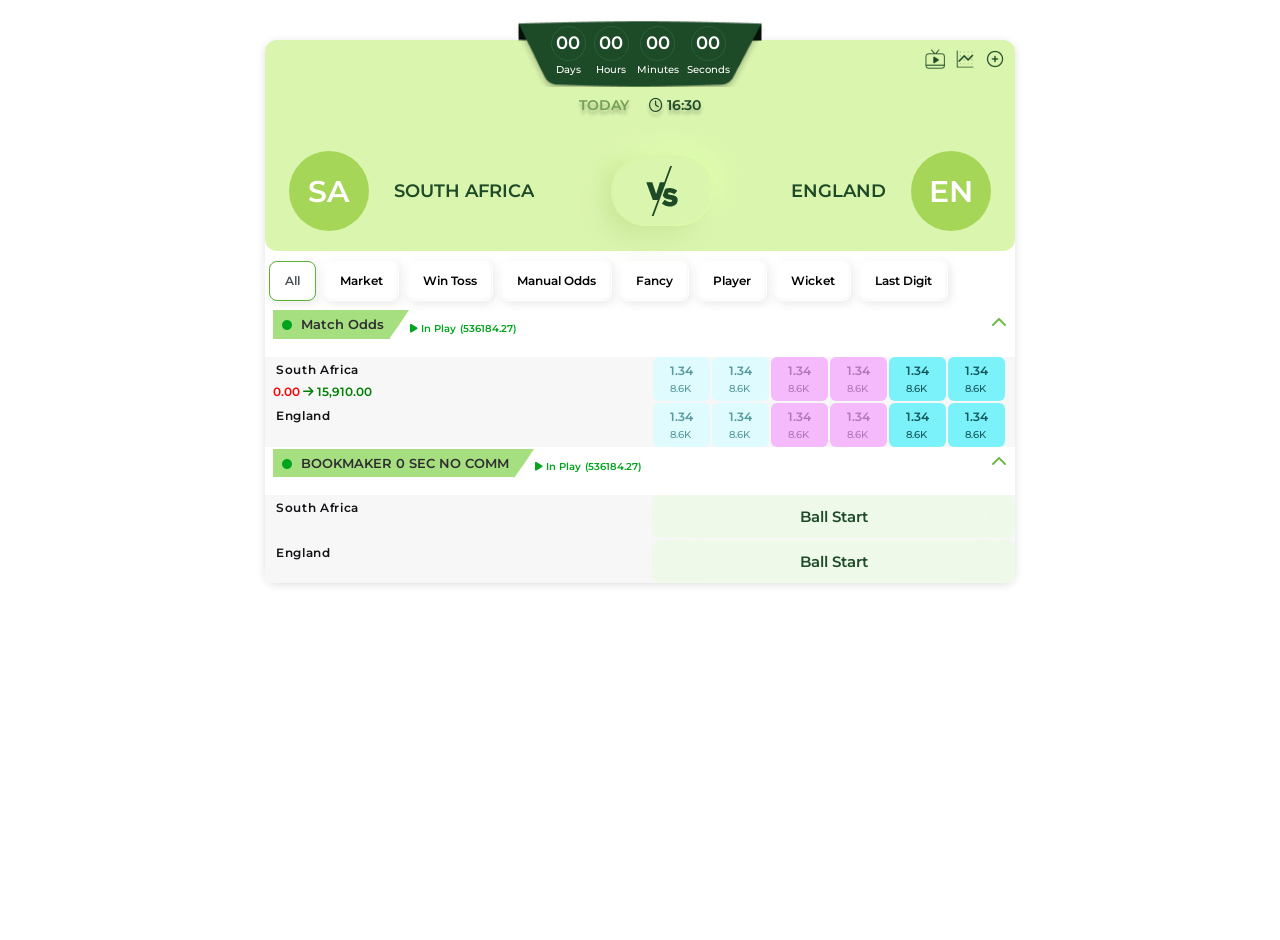
<file: detail_page_demo.html>
<!DOCTYPE html>
<html lang="en">
<head>
  <meta charset="UTF-8" />
  <meta http-equiv="X-UA-Compatible" content="IE=edge" />
  <meta name="viewport" content="width=device-width, initial-scale=1.0" />
  <title>Online Betting | Online Sports Betting & Odds at 3rdempire</title>
  <link rel="shortcut icon" type="image/x-icon" href="images/favicon.png">
  <link rel="stylesheet" href="https://cdnjs.cloudflare.com/ajax/libs/font-awesome/6.2.1/css/all.min.css"
    integrity="sha512-MV7K8+y+gLIBoVD59lQIYicR65iaqukzvf/nwasF0nqhPay5w/9lJmVM2hMDcnK1OnMGCdVK+iQrJ7lzPJQd1w=="
    crossorigin="anonymous" referrerpolicy="no-referrer" />
  <link rel="stylesheet" href="css/owl.carousel.min.css">
  <link rel="stylesheet" href="css/owl.theme.default.min.css">
  <link rel="stylesheet" href="css/bootstrap.min.css" />
  <link rel="stylesheet" href="css/style1.css" />
  <link rel="stylesheet" href="css/responsive.css" />
</head>
<body>
  <div class="detail_page">
    <div class="selectbet-header">
      <div class="text-counter">
        <div class="countdownHolder">
          <div class="coundown">
            <div class="coundown_number">
              <span>00</span>
              <h6>Days</h6>
            </div>
            <div class="coundown_number">
              <span>00</span>
              <h6> Hours </h6>
            </div>
            <div class="coundown_number">
              <span>00</span>
              <h6> Minutes </h6>
            </div>
            <div class="coundown_number">
              <span>00</span>
              <h6> Seconds </h6>
            </div>
          </div>
        </div>
        <div class="teams-name">
          <div class="date-details">
            <span class="date-title"> Today </span>
            <span><i _ngcontent-vpn-c83="" class="far fa-clock"></i></span>
            <span> 16:30 </span>
          </div>
        </div>
        <div class="bottom-row">
          <div class="left-team-title">
            <div class="team-bg">
              <span class="title">SA</span>
            </div>
            <div class="team-title-full">
              SOUTH AFRICA
            </div>
          </div>
          <div class="vs-image-content">
            <svg xmlns="http://www.w3.org/2000/svg" width="42.334" height="126.473" viewBox="0 0 142.334 226.473">
              <g id="Group_1" data-name="Group 1" transform="translate(-770.844 -434.5)">
                <path id="Path_1" data-name="Path 1"
                  d="M731.479,686.973l26.934-72.1H736.406l-29.561-81.129h27.262l17.435,53.691,16.725-53.691h19.708L815.236,460.5h8.211L740.183,686.973Z"
                  transform="translate(64 -26)" fill="#628af1"></path>
                <path id="Path_2" data-name="Path 2"
                  d="M834.658,588.507l12.536-16.229s-9.149-9.4-27.09-11.489-28.4,5.27-28.4,5.27L781.4,594.24a25.212,25.212,0,0,0,10.667,12.073c7.774,4.261,13.672,4.44,18.987,5.382s13.455.673,13.3,6.645-8.439,5.539-16.886,3.6-17.806-9.135-17.806-9.135a85.64,85.64,0,0,1-5.367,8.761c-3.158,4.494-7.266,9.217-7.266,9.217s9.232,6.608,16.423,9.329,21.865,4.859,32.555,2.235,20.116-6.8,22.837-24-12.05-22.254-16.423-23.711-16.078-3.956-22.545-5.053-5.214-5.379-3.8-6.865,7.488-2.659,15.554-.326A42.842,42.842,0,0,1,834.658,588.507Z"
                  transform="translate(64 -26)" fill="#628af1"></path>
              </g>
            </svg>
          </div>
          <div class="right-team-title">
            <div class="team-title-full">
              ENGLAND
            </div>
            <div class="team-bg">
              <span class="title">En</span>
            </div>
          </div>
        </div>
      </div>
    </div>
    <div class="select-category">
      <ul class="nav nav-tabs" id="myTab" role="tablist">
        <li class="nav-item" role="presentation">
          <button class="nav-link active" id="home-tab" data-bs-toggle="tab" data-bs-target="#all_trigger" type="button"
            role="tab" aria-controls="home" aria-selected="true">All</button>
        </li>
        <li class="nav-item" role="presentation">
          <button class="nav-link" id="profile-tab" data-bs-toggle="tab" data-bs-target="#market_trigger" type="button"
            role="tab" aria-controls="profile" aria-selected="false"> Market </button>
        </li>
        <li class="nav-item" role="presentation">
          <button class="nav-link" id="contact-tab" data-bs-toggle="tab" data-bs-target="#win_toss" type="button"
            role="tab" aria-controls="contact" aria-selected="false"> Win Toss</button>
        </li>
        <li class="nav-item" role="presentation">
          <button class="nav-link" id="home-tab" data-bs-toggle="tab" data-bs-target="#manual_odds" type="button"
            role="tab" aria-controls="home" aria-selected="true"> Manual Odds </button>
        </li>
        <li class="nav-item" role="presentation">
          <button class="nav-link" id="profile-tab" data-bs-toggle="tab" data-bs-target="#fancy" type="button"
            role="tab" aria-controls="profile" aria-selected="false"> Fancy </button>
        </li>
        <li class="nav-item" role="presentation">
          <button class="nav-link" id="contact-tab" data-bs-toggle="tab" data-bs-target="#player" type="button"
            role="tab" aria-controls="contact" aria-selected="false"> Player </button>
        </li>
        <li class="nav-item" role="presentation">
          <button class="nav-link" id="contact-tab" data-bs-toggle="tab" data-bs-target="#Wicket" type="button"
            role="tab" aria-controls="contact" aria-selected="false"> Wicket </button>
        </li>
        <li class="nav-item" role="presentation">
          <button class="nav-link" id="contact-tab" data-bs-toggle="tab" data-bs-target="#last_digit" type="button"
            role="tab" aria-controls="contact" aria-selected="false"> Last Digit </button>
        </li>
      </ul>
      <div class="tab-content" id="myTabContent">
        <div class="tab-pane show active" id="all_trigger" role="tabpanel" aria-labelledby="home-tab">
          <div class="semiheader_warpper">
            <div class="bet-semiheader">
              <div class="odd-title-bg">
                <div class="scores-event">
                  <i class="fa fa-circle allow"></i>
                  <span class="score-event-title"> Match Odds </span>
                </div>
              </div>
              <div class="m-info">
                <span class="smalltext">
                  <i class="fas fa-play"></i>
                  In Play
                </span>
                <span class="smalltext">(536184.27)</span>

              </div>
            </div>
            <div class="toggle_icon" id="icon">
              <a href="javascript:void(0)"><i class="fas fa-chevron-up"></i></a>
            </div>
          </div>
          <div class="tab_row">
            <div class="team_row">
              <div class="row">
                <div class="col-md-6">
                  <div class="team_name">
                    South Africa
                  </div>
                  <div class="is-hidden">
                    <span class="text-bold"> 0.00</span>
                    <span class="text-bold bold_text icon_right"><i class="fa fa-arrow-right"></i></span>
                    <span class="text-bold bold_text"> 15,910.00</span>
                  </div>
                </div>
                <div class="col-md-6">
                  <div class="scrore_btn">
                    <ul>
                      <li>
                        <div class="radius">
                          <a href="javascript:void(0)" id="tab_trigger" class="tab_blue">
                            <h5>1.34</h5>
                            <span>8.6K</span>
                          </a>
                        </div>                      
                      </li>
                      <li>
                        <a href="javascript:void(0)" class="tab_blue">
                          <h5>1.34</h5>
                          <span>8.6K</span>
                        </a>
                      </li>
                      <li>
                        <a href="javascript:void(0)" class="tab_dark">
                          <h5>1.34</h5>
                          <span>8.6K</span>
                        </a>
                      </li>
                      <li>
                        <a href="javascript:void(0)" class="tab_dark">
                          <h5>1.34</h5>
                          <span>8.6K</span>
                        </a>
                      </li>
                      <li>
                        <a href="javascript:void(0)" class="tab_semi">
                          <h5>1.34</h5>
                          <span>8.6K</span>
                        </a>
                      </li>
                      <li>
                        <a href="javascript:void(0)" class="tab_semi">
                          <h5>1.34</h5>
                          <span>8.6K</span>
                        </a>
                      </li>
                    </ul>
                  </div>
                </div>
              </div>
              <div class="collapse_bet">
                <div class="bet_collapse">
                  <div class="bet_header">
                    <div class="odd-info">
                      <span class="dot">
                        <i class="fa fa-circle"></i>
                        Profit
                      </span>
                      <span class="p-value">3600.00</span>

                    </div>
                    <div class="spin">
                      <span class="icon"><i class="fas fa-minus"></i></span>
                      <span class="input">1.97</span>
                      <span class="icon"><i class="fas fa-plus"></i></span>
                    </div>
                    <div class="custom-btn">
                      <input type="number" placeholder="Custom" value="Custom" autocomplete="off" min="0"
                        pattern="([0-9]|[0-9]|[0-9])">
                      <span class="cross_icon" id="time"><i class="fas fa-times"></i></span>
                    </div>
                  </div>
                  <div class="bet_collapse_body">
                    <div class="betslip_button">
                      <ul>
                        <li>
                          <a href="javascript:void(0)"> 500 </a>
                        </li>
                        <li>
                          <a href="javascript:void(0)"> 1000 </a>
                        </li>
                        <li>
                          <a href="javascript:void(0)"> 2000 </a>
                        </li>
                        <li>
                          <a href="javascript:void(0)"> 5000 </a>
                        </li>
                        <li>
                          <a href="javascript:void(0)"> 5000 </a>
                        </li>
                        <li>
                          <a href="javascript:void(0)"> 20000 </a>
                        </li>
                        <li>
                          <a href="javascript:void(0)"> 50000 </a>
                        </li>
                        <li>
                          <a href="javascript:void(0)"> 100000 </a>
                        </li>
                        <li>
                          <a href="javascript:void(0)"> 200000 </a>
                        </li>
                      </ul>
                    </div>
                    <div class="collapse_body_footer">
                      <div class="select-stake">
                        <p>Please select a Stake Amount. Enter a custom amount by clicking on the custom box.</p>
                      </div>
                      <div class="betslip-button">
                        <button data-bs-toggle="modal" data-bs-target="#exampleModal">
                          <span class="animate-btn"> Place Bet </span>
                        </button>
                      </div>
                    </div>
                  </div>
                </div>
              </div>
            </div>
            <div class="team_row">
              <div class="row">
                <div class="col-md-6">
                  <div class="team_name">
                    England
                  </div>
                </div>
                <div class="col-md-6">
                  <div class="scrore_btn">
                    <ul>
                      <li>
                        <a href="javascript:void(0)" class="tab_blue">
                          <h5>1.34</h5>
                          <span>8.6K</span>
                        </a>
                      </li>
                      <li>
                        <a href="javascript:void(0)" class="tab_blue">
                          <h5>1.34</h5>
                          <span>8.6K</span>
                        </a>
                      </li>
                      <li>
                        <a href="javascript:void(0)" class="tab_dark">
                          <h5>1.34</h5>
                          <span>8.6K</span>
                        </a>
                      </li>
                      <li>
                        <a href="javascript:void(0)" class="tab_dark">
                          <h5>1.34</h5>
                          <span>8.6K</span>
                        </a>
                      </li>
                      <li>
                        <a href="javascript:void(0)" class="tab_semi">
                          <h5>1.34</h5>
                          <span>8.6K</span>
                        </a>
                      </li>
                      <li>
                        <a href="javascript:void(0)" class="tab_semi">
                          <h5>1.34</h5>
                          <span>8.6K</span>
                        </a>
                      </li>
                    </ul>
                  </div>
                </div>
              </div>
            </div>
          </div>
          <div class="semiheader_warpper">
            <div class="bet-semiheader">
              <div class="odd-title-bg">
                <div class="scores-event">
                  <i class="fa fa-circle allow"></i>
                  <span class="score-event-title"> BOOKMAKER 0 SEC NO COMM</span>
                </div>
              </div>
              <div class="m-info">
                <span class="smalltext">
                  <i class="fas fa-play"></i>
                  In Play
                </span>
                <span class="smalltext">(536184.27)</span>
              </div>
            </div>
            <div class="toggle_icon" id="icon">
              <a href="javascript:void(0)"><i class="fas fa-chevron-up"></i></a>
            </div>
          </div>
          <div class="tab_row">
            <div class="team_row">
              <div class="row">
                <div class="col-md-6">
                  <div class="team_name">
                    South Africa
                  </div>

                </div>
                <div class="col-md-6">
                  <div class="suspend-cont">
                    Ball Start
                  </div>
                </div>
              </div>
              <div class="collapse_bet">
                <div class="bet_collapse">
                  <div class="bet_header">
                    <div class="odd-info">
                      <span class="dot">
                        <i class="fa fa-circle"></i>
                        Profit
                      </span>

                    </div>
                    <div class="spin">
                      <span class="icon"><i class="fas fa-minus"></i></span>
                      <span class="input">1.97</span>
                      <span class="icon"><i class="fas fa-plus"></i></span>
                    </div>
                    <div class="custom-btn">
                      <input type="number" placeholder="Custom" value="Custom" autocomplete="off" min="0"
                        pattern="([0-9]|[0-9]|[0-9])">
                      <span class="cross_icon" id="time"><i class="fas fa-times"></i></span>
                    </div>
                  </div>
                  <div class="bet_collapse_body">
                    <div class="betslip_button">
                      <ul>
                        <li>
                          <a href="javascript:void(0)"> 500 </a>
                        </li>
                        <li>
                          <a href="javascript:void(0)"> 1000 </a>
                        </li>
                        <li>
                          <a href="javascript:void(0)"> 2000 </a>
                        </li>
                        <li>
                          <a href="javascript:void(0)"> 5000 </a>
                        </li>
                        <li>
                          <a href="javascript:void(0)"> 5000 </a>
                        </li>
                        <li>
                          <a href="javascript:void(0)"> 20000 </a>
                        </li>
                        <li>
                          <a href="javascript:void(0)"> 50000 </a>
                        </li>
                        <li>
                          <a href="javascript:void(0)"> 100000 </a>
                        </li>
                        <li>
                          <a href="javascript:void(0)"> 200000 </a>
                        </li>
                      </ul>
                    </div>
                    <div class="collapse_body_footer">
                      <div class="select-stake">
                        <p>Please select a Stake Amount. Enter a custom amount by clicking on the custom box.</p>
                      </div>
                      <div class="betslip-button">
                        <button data-bs-toggle="modal" data-bs-target="#exampleModal">
                          <span> Place Bet </span>
                        </button>
                      </div>
                    </div>
                  </div>
                </div>
              </div>
            </div>
            <div class="team_row">
              <div class="row">
                <div class="col-md-6">
                  <div class="team_name">
                    England
                  </div>
                </div>
                <div class="col-md-6">
                  <div class="suspend-cont">
                    Ball Start
                  </div>
                </div>
              </div>
            </div>
          </div>
        </div>
        <div class="tab-pane fade" id="market_trigger" role="tabpanel" aria-labelledby="profile-tab">
          <div class="semiheader_warpper">
            <div class="bet-semiheader">
              <div class="odd-title-bg">
                <div class="scores-event">
                  <i class="fa fa-circle allow"></i>
                  <span class="score-event-title"> Match Odds </span>
                </div>
              </div>
              <div class="m-info">
                <span class="smalltext">
                  <i class="fas fa-play"></i>
                  In Play
                </span>
                <span class="smalltext">(536184.27)</span>
              </div>
            </div>
            <div class="toggle_icon" id="icon">
              <a href="javascript:void(0)"><i class="fas fa-chevron-up"></i></a>
            </div>
          </div>
          <div class="tab_row">
            <div class="team_row">
              <div class="row">
                <div class="col-md-6">
                  <div class="team_name">
                    South Africa
                  </div>
                </div>
                <div class="col-md-6">
                  <div class="scrore_btn">
                    <ul>
                      <li>
                        <a href="javascript:void(0)" id="tab_trigger" class="tab_blue">
                          <h5>1.34</h5>
                          <span>8.6K</span>
                        </a>
                      </li>
                      <li>
                        <a href="javascript:void(0)" class="tab_blue">
                          <h5>1.34</h5>
                          <span>8.6K</span>
                        </a>
                      </li>
                      <li>
                        <a href="javascript:void(0)" class="tab_dark">
                          <h5>1.34</h5>
                          <span>8.6K</span>
                        </a>
                      </li>
                      <li>
                        <a href="javascript:void(0)" class="tab_dark">
                          <h5>1.34</h5>
                          <span>8.6K</span>
                        </a>
                      </li>
                      <li>
                        <a href="javascript:void(0)" class="tab_semi">
                          <h5>1.34</h5>
                          <span>8.6K</span>
                        </a>
                      </li>
                      <li>
                        <a href="javascript:void(0)" class="tab_semi">
                          <h5>1.34</h5>
                          <span>8.6K</span>
                        </a>
                      </li>
                    </ul>
                  </div>
                </div>
              </div>
              <div class="collapse_bet">
                <div class="bet_collapse">
                  <div class="bet_header">
                    <div class="odd-info">
                      <span class="dot">
                        <i class="fa fa-circle"></i>
                        Profit
                      </span>
                    </div>
                    <div class="spin">
                      <span class="icon"><i class="fas fa-minus"></i></span>
                      <span class="input">1.97</span>
                      <span class="icon"><i class="fas fa-plus"></i></span>
                    </div>
                    <div class="custom-btn">
                      <input type="number" placeholder="Custom" value="Custom" autocomplete="off" min="0"
                        pattern="([0-9]|[0-9]|[0-9])">
                      <span class="cross_icon" id="time"><i class="fas fa-times"></i></span>
                    </div>
                  </div>
                  <div class="bet_collapse_body">
                    <div class="betslip_button">
                      <ul>
                        <li>
                          <a href="javascript:void(0)"> 500 </a>
                        </li>
                        <li>
                          <a href="javascript:void(0)"> 1000 </a>
                        </li>
                        <li>
                          <a href="javascript:void(0)"> 2000 </a>
                        </li>
                        <li>
                          <a href="javascript:void(0)"> 5000 </a>
                        </li>
                        <li>
                          <a href="javascript:void(0)"> 5000 </a>
                        </li>
                        <li>
                          <a href="javascript:void(0)"> 20000 </a>
                        </li>
                        <li>
                          <a href="javascript:void(0)"> 50000 </a>
                        </li>
                        <li>
                          <a href="javascript:void(0)"> 100000 </a>
                        </li>
                        <li>
                          <a href="javascript:void(0)"> 200000 </a>
                        </li>
                      </ul>
                    </div>
                    <div class="collapse_body_footer">
                      <div class="select-stake">
                        <p>Please select a Stake Amount. Enter a custom amount by clicking on the custom box.</p>
                      </div>
                      <div class="betslip-button">
                        <button data-bs-toggle="modal" data-bs-target="#exampleModal">
                          <span> Place Bet </span>
                        </button>
                      </div>
                    </div>
                  </div>
                </div>
              </div>
            </div>
            <div class="team_row">
              <div class="row">
                <div class="col-md-6">
                  <div class="team_name">
                    England
                  </div>
                </div>
                <div class="col-md-6">
                  <div class="scrore_btn">
                    <ul>
                      <li>
                        <a href="javascript:void(0)" class="tab_blue">
                          <h5>1.34</h5>
                          <span>8.6K</span>
                        </a>
                      </li>
                      <li>
                        <a href="javascript:void(0)" class="tab_blue">
                          <h5>1.34</h5>
                          <span>8.6K</span>
                        </a>
                      </li>
                      <li>
                        <a href="javascript:void(0)" class="tab_dark">
                          <h5>1.34</h5>
                          <span>8.6K</span>
                        </a>
                      </li>
                      <li>
                        <a href="javascript:void(0)" class="tab_dark">
                          <h5>1.34</h5>
                          <span>8.6K</span>
                        </a>
                      </li>
                      <li>
                        <a href="javascript:void(0)" class="tab_semi">
                          <h5>1.34</h5>
                          <span>8.6K</span>
                        </a>
                      </li>
                      <li>
                        <a href="javascript:void(0)" class="tab_semi">
                          <h5>1.34</h5>
                          <span>8.6K</span>
                        </a>
                      </li>
                    </ul>
                  </div>
                </div>
              </div>
            </div>
          </div>
        </div>
        <div class="tab-pane fade" id="win_toss" role="tabpanel" aria-labelledby="contact-tab">
          <div class="semiheader_warpper">
            <div class="bet-semiheader">
              <div class="odd-title-bg">
                <div class="scores-event">
                  <i class="fa fa-circle allow"></i>
                  <span class="score-event-title">TO WIN THE TOSS</span>
                </div>
              </div>
              <div class="m-info">
                <span class="smalltext">
                  <i class="fas fa-play"></i>
                  In Play
                </span>
                <span class="smalltext">(536184.27)</span>
              </div>
            </div>
            <div class="toggle_icon" id="icon">
              <a href="javascript:void(0)"><i class="fas fa-chevron-up"></i></a>
            </div>
          </div>
          <div class="tab_row">
            <div class="team_row">
              <div class="row">
                <div class="col-md-6">
                  <div class="team_name">
                    South Africa
                  </div>

                </div>
                <div class="col-md-6">
                  <div class="scrore_btn">
                    <ul>
                      <li>
                        <a href="javascript:void(0)" id="tab_trigger" class="tab_blue">
                          <h5>1.34</h5>
                          <span>8.6K</span>
                        </a>
                      </li>
                      <li>
                        <a href="javascript:void(0)" class="tab_blue">
                          <h5>1.34</h5>
                          <span>8.6K</span>
                        </a>
                      </li>
                      <li>
                        <a href="javascript:void(0)" class="tab_dark">
                          <h5>1.34</h5>
                          <span>8.6K</span>
                        </a>
                      </li>
                      <li>
                        <a href="javascript:void(0)" class="tab_dark">
                          <h5>1.34</h5>
                          <span>8.6K</span>
                        </a>
                      </li>
                      <li>
                        <a href="javascript:void(0)" class="tab_semi">
                          <h5>1.34</h5>
                          <span>8.6K</span>
                        </a>
                      </li>
                      <li>
                        <a href="javascript:void(0)" class="tab_semi">
                          <h5>1.34</h5>
                          <span>8.6K</span>
                        </a>
                      </li>
                    </ul>
                  </div>
                </div>
              </div>
              <div class="collapse_bet">
                <div class="bet_collapse" style="display: none;">
                  <div class="bet_header">
                    <div class="odd-info">
                      <span class="dot">
                        <i class="fa fa-circle"></i>
                        Profit
                      </span>

                    </div>
                    <div class="spin">
                      <span class="icon"><i class="fas fa-minus"></i></span>
                      <span class="input">1.97</span>
                      <span class="icon"><i class="fas fa-plus"></i></span>
                    </div>
                    <div class="custom-btn">
                      <input type="number" placeholder="Custom" value="Custom" autocomplete="off" min="0"
                        pattern="([0-9]|[0-9]|[0-9])">
                      <span class="cross_icon" id="time"><i class="fas fa-times"></i></span>
                    </div>
                  </div>
                  <div class="bet_collapse_body">
                    <div class="betslip_button">
                      <ul>
                        <li>
                          <a href="javascript:void(0)"> 500 </a>
                        </li>
                        <li>
                          <a href="javascript:void(0)"> 1000 </a>
                        </li>
                        <li>
                          <a href="javascript:void(0)"> 2000 </a>
                        </li>
                        <li>
                          <a href="javascript:void(0)"> 5000 </a>
                        </li>
                        <li>
                          <a href="javascript:void(0)"> 5000 </a>
                        </li>
                        <li>
                          <a href="javascript:void(0)"> 20000 </a>
                        </li>
                        <li>
                          <a href="javascript:void(0)"> 50000 </a>
                        </li>
                        <li>
                          <a href="javascript:void(0)"> 100000 </a>
                        </li>
                        <li>
                          <a href="javascript:void(0)"> 200000 </a>
                        </li>
                      </ul>
                    </div>
                    <div class="collapse_body_footer">
                      <div class="select-stake">
                        <p>Please select a Stake Amount. Enter a custom amount by clicking on the custom box.</p>
                      </div>
                      <div class="betslip-button">
                        <button data-bs-toggle="modal" data-bs-target="#exampleModal">
                          <span> Place Bet </span>
                        </button>
                      </div>
                    </div>
                  </div>
                </div>
              </div>
            </div>
            <div class="team_row">
              <div class="row">
                <div class="col-md-6">
                  <div class="team_name">
                    England
                  </div>

                </div>
                <div class="col-md-6">
                  <div class="scrore_btn">
                    <ul>
                      <li>
                        <a href="javascript:void(0)" class="tab_blue">
                          <h5>1.34</h5>
                          <span>8.6K</span>
                        </a>
                      </li>
                      <li>
                        <a href="javascript:void(0)" class="tab_blue">
                          <h5>1.34</h5>
                          <span>8.6K</span>
                        </a>
                      </li>
                      <li>
                        <a href="javascript:void(0)" class="tab_dark">
                          <h5>1.34</h5>
                          <span>8.6K</span>
                        </a>
                      </li>
                      <li>
                        <a href="javascript:void(0)" class="tab_dark">
                          <h5>1.34</h5>
                          <span>8.6K</span>
                        </a>
                      </li>
                      <li>
                        <a href="javascript:void(0)" class="tab_semi">
                          <h5>1.34</h5>
                          <span>8.6K</span>
                        </a>
                      </li>
                      <li>
                        <a href="javascript:void(0)" class="tab_semi">
                          <h5>1.34</h5>
                          <span>8.6K</span>
                        </a>
                      </li>
                    </ul>
                  </div>
                </div>
              </div>
            </div>
          </div>
        </div>
        <div class="tab-pane fade" id="manual_odds" role="tabpanel" aria-labelledby="home-tab">
          <div class="semiheader_warpper">
            <div class="bet-semiheader">
              <div class="odd-title-bg">
                <div class="scores-event">
                  <i class="fa fa-circle allow"></i>
                  <span class="score-event-title">BOOKMAKER 0 SEC NO COMM</span>
                </div>
              </div>
              <div class="m-info">
                <span class="smalltext">
                  <i class="fas fa-play"></i>
                  In Play
                </span>
                <span class="smalltext">(536184.27)</span>
              </div>
            </div>
            <div class="toggle_icon" id="icon">
              <a href="javascript:void(0)"><i class="fas fa-chevron-up"></i></a>
            </div>
          </div>
          <div class="tab_row">
            <div class="team_row">
              <div class="row">
                <div class="col-md-6">
                  <div class="team_name">
                    South Africa
                  </div>

                </div>
                <div class="col-md-6">
                  <div class="scrore_btn">
                    <ul>
                      <li>
                        <a href="javascript:void(0)" id="tab_trigger" class="tab_blue">
                          <h5>1.34</h5>
                          <span>8.6K</span>
                        </a>
                      </li>
                      <li>
                        <a href="javascript:void(0)" class="tab_blue">
                          <h5>1.34</h5>
                          <span>8.6K</span>
                        </a>
                      </li>
                      <li>
                        <a href="javascript:void(0)" class="tab_dark">
                          <h5>1.34</h5>
                          <span>8.6K</span>
                        </a>
                      </li>
                      <li>
                        <a href="javascript:void(0)" class="tab_dark">
                          <h5>1.34</h5>
                          <span>8.6K</span>
                        </a>
                      </li>
                      <li>
                        <a href="javascript:void(0)" class="tab_semi">
                          <h5>1.34</h5>
                          <span>8.6K</span>
                        </a>
                      </li>
                      <li>
                        <a href="javascript:void(0)" class="tab_semi">
                          <h5>1.34</h5>
                          <span>8.6K</span>
                        </a>
                      </li>
                    </ul>
                  </div>
                </div>
              </div>
              <div class="collapse_bet">
                <div class="bet_collapse" style="display: none;">
                  <div class="bet_header">
                    <div class="odd-info">
                      <span class="dot">
                        <i class="fa fa-circle"></i>
                        Profit
                      </span>

                    </div>
                    <div class="spin">
                      <span class="icon"><i class="fas fa-minus"></i></span>
                      <span class="input">1.97</span>
                      <span class="icon"><i class="fas fa-plus"></i></span>
                    </div>
                    <div class="custom-btn">
                      <input type="number" placeholder="Custom" value="Custom" autocomplete="off" min="0"
                        pattern="([0-9]|[0-9]|[0-9])">
                      <span class="cross_icon" id="time"><i class="fas fa-times"></i></span>
                    </div>
                  </div>
                  <div class="bet_collapse_body">
                    <div class="betslip_button">
                      <ul>
                        <li>
                          <a href="javascript:void(0)"> 500 </a>
                        </li>
                        <li>
                          <a href="javascript:void(0)"> 1000 </a>
                        </li>
                        <li>
                          <a href="javascript:void(0)"> 2000 </a>
                        </li>
                        <li>
                          <a href="javascript:void(0)"> 5000 </a>
                        </li>
                        <li>
                          <a href="javascript:void(0)"> 5000 </a>
                        </li>
                        <li>
                          <a href="javascript:void(0)"> 20000 </a>
                        </li>
                        <li>
                          <a href="javascript:void(0)"> 50000 </a>
                        </li>
                        <li>
                          <a href="javascript:void(0)"> 100000 </a>
                        </li>
                        <li>
                          <a href="javascript:void(0)"> 200000 </a>
                        </li>
                      </ul>
                    </div>
                    <div class="collapse_body_footer">
                      <div class="select-stake">
                        <p>Please select a Stake Amount. Enter a custom amount by clicking on the custom box.</p>
                      </div>
                      <div class="betslip-button">
                        <button data-bs-toggle="modal" data-bs-target="#exampleModal">
                          <span> Place Bet </span>
                        </button>
                      </div>
                    </div>
                  </div>
                </div>
              </div>
            </div>
            <div class="team_row">
              <div class="row">
                <div class="col-md-6">
                  <div class="team_name">
                    England
                  </div>

                </div>
                <div class="col-md-6">
                  <div class="scrore_btn">
                    <ul>
                      <li>
                        <a href="javascript:void(0)" class="tab_blue">
                          <h5>1.34</h5>
                          <span>8.6K</span>
                        </a>
                      </li>
                      <li>
                        <a href="javascript:void(0)" class="tab_blue">
                          <h5>1.34</h5>
                          <span>8.6K</span>
                        </a>
                      </li>
                      <li>
                        <a href="javascript:void(0)" class="tab_dark">
                          <h5>1.34</h5>
                          <span>8.6K</span>
                        </a>
                      </li>
                      <li>
                        <a href="javascript:void(0)" class="tab_dark">
                          <h5>1.34</h5>
                          <span>8.6K</span>
                        </a>
                      </li>
                      <li>
                        <a href="javascript:void(0)" class="tab_semi">
                          <h5>1.34</h5>
                          <span>8.6K</span>
                        </a>
                      </li>
                      <li>
                        <a href="javascript:void(0)" class="tab_semi">
                          <h5>1.34</h5>
                          <span>8.6K</span>
                        </a>
                      </li>
                    </ul>
                  </div>
                </div>
              </div>
            </div>
          </div>
        </div>
        <div class="tab-pane fade" id="fancy" role="tabpanel" aria-labelledby="profile-tab">
          <div class="semiheader_warpper">
            <div class="bet-semiheader">
              <div class="odd-title-bg">
                <div class="scores-event">
                  <i class="fa fa-circle allow"></i>
                  <span class="score-event-title">Fancy</span>
                </div>
              </div>
            </div>
          </div> 
          <div class="tab_row">
            <div class="team_row">
              <div class="row align-items-center">
                <div class="col-md-6">
                  <div class="team_name">
                    <span><i class="fa fa-circle allow"></i></span>
                    MATCH 1ST OVER RUN (ADV)
                  </div>

                </div>
                <div class="col-md-4 text-center">
                  <div class="scrore_btn">
                    <ul class="justify-content-center">
                      <li>
                        <a href="javascript:void(0)" id="tab_trigger" class="tab_blue">
                          <h5>1.34</h5>
                          <span>8.6K</span>
                        </a>
                      </li>
                      <li>
                        <a href="javascript:void(0)" class="tab_dark">
                          <h5>1.34</h5>
                          <span>8.6K</span>
                        </a>
                      </li>
                    </ul>
                  </div>
                </div>
                <div class="col-md-2">
                  <div class="drop_up text-center">
                    <a href="javascript:void(0)"><i class="fas fa-chevron-up"></i></a>
                  </div>                  
                </div>
              </div>
              <div class="collapse_bet">
                <div class="bet_collapse" style="display: none;">
                  <div class="bet_header">
                    <div class="odd-info">
                      <span class="dot">
                        <i class="fa fa-circle"></i>
                         Profit
                      </span>
                     
                    </div>
                    <div class="spin">
                      <span class="icon"><i class="fas fa-minus"></i></span>
                      <span class="input">1.97</span>
                      <span class="icon"><i class="fas fa-plus"></i></span>
                    </div>
                    <div class="custom-btn">
                      <input type="number" placeholder="Custom" value="Custom" autocomplete="off" min="0" pattern="([0-9]|[0-9]|[0-9])">
                      <span class="cross_icon" id="time"><i class="fas fa-times"></i></span>
                    </div>
                  </div>
                  <div class="bet_collapse_body">
                    <div class="betslip_button">
                      <ul>
                        <li>
                          <a href="javascript:void(0)"> 500 </a>
                        </li>
                        <li>
                          <a href="javascript:void(0)"> 1000 </a>
                        </li>
                        <li>
                          <a href="javascript:void(0)"> 2000 </a>
                        </li>
                        <li>
                          <a href="javascript:void(0)"> 5000 </a>
                        </li>
                        <li>
                          <a href="javascript:void(0)"> 5000 </a>
                        </li>
                        <li>
                          <a href="javascript:void(0)"> 20000 </a>
                        </li>
                        <li>
                          <a href="javascript:void(0)"> 50000 </a>
                        </li>
                        <li>
                          <a href="javascript:void(0)"> 100000 </a>
                        </li>
                        <li>
                          <a href="javascript:void(0)"> 200000 </a>
                        </li>
                      </ul>
                    </div>
                    <div class="collapse_body_footer">
                      <div class="select-stake">
                        <p>Please select a Stake Amount. Enter a custom amount by clicking on the custom box.</p>
                      </div>
                      <div class="betslip-button">
                        <button data-bs-toggle="modal" data-bs-target="#exampleModal">
                          <span> Place Bet </span>
                        </button>
                      </div>
                    </div>
                  </div>
                </div>
              </div>
            </div>
          </div>
          <div class="tab_row">
            <div class="team_row">
              <div class="row align-items-center">
                <div class="col-md-6">
                  <div class="team_name">
                    <span><i class="fa fa-circle allow"></i></span>
                    MATCH 1ST OVER RUN (ADV)
                  </div>

                </div>
                <div class="col-md-4 text-center">
                  <div class="scrore_btn">
                    <ul class="justify-content-center">
                      <li>
                        <a href="javascript:void(0)" id="tab_trigger" class="tab_blue">
                          <h5>1.34</h5>
                          <span>8.6K</span>
                        </a>
                      </li>
                      <li>
                        <a href="javascript:void(0)" class="tab_dark">
                          <h5>1.34</h5>
                          <span>8.6K</span>
                        </a>
                      </li>
                    </ul>
                  </div>
                </div>
                <div class="col-md-2">
                  <div class="drop_up text-center">
                    <a href="javascript:void(0)"><i class="fas fa-chevron-up"></i></a>
                  </div>                  
                </div>
              </div>
              <div class="collapse_bet">
                <div class="bet_collapse" style="display: none;">
                  <div class="bet_header">
                    <div class="odd-info">
                      <span class="dot">
                        <i class="fa fa-circle"></i>
                        Profit
                      </span>

                    </div>
                    <div class="spin">
                      <span class="icon"><i class="fas fa-minus"></i></span>
                      <span class="input">1.97</span>
                      <span class="icon"><i class="fas fa-plus"></i></span>
                    </div>
                    <div class="custom-btn">
                      <input type="number" placeholder="Custom" value="Custom" autocomplete="off" min="0" pattern="([0-9]|[0-9]|[0-9])">
                      <span class="cross_icon" id="time"><i class="fas fa-times"></i></span>
                    </div>
                  </div>
                  <div class="bet_collapse_body">
                    <div class="betslip_button">
                      <ul>
                        <li>
                          <a href="javascript:void(0)"> 500 </a>
                        </li>
                        <li>
                          <a href="javascript:void(0)"> 1000 </a>
                        </li>
                        <li>
                          <a href="javascript:void(0)"> 2000 </a>
                        </li>
                        <li>
                          <a href="javascript:void(0)"> 5000 </a>
                        </li>
                        <li>
                          <a href="javascript:void(0)"> 5000 </a>
                        </li>
                        <li>
                          <a href="javascript:void(0)"> 20000 </a>
                        </li>
                        <li>
                          <a href="javascript:void(0)"> 50000 </a>
                        </li>
                        <li>
                          <a href="javascript:void(0)"> 100000 </a>
                        </li>
                        <li>
                          <a href="javascript:void(0)"> 200000 </a>
                        </li>
                      </ul>
                    </div>
                    <div class="collapse_body_footer">
                      <div class="select-stake">
                        <p>Please select a Stake Amount. Enter a custom amount by clicking on the custom box.</p>
                      </div>
                      <div class="betslip-button">
                        <button data-bs-toggle="modal" data-bs-target="#exampleModal">
                          <span> Place Bet </span>
                        </button>
                      </div>
                    </div>
                  </div>
                </div>
              </div>
            </div>
          </div>
                  
        </div>
        <div class="tab-pane fade" id="player" role="tabpanel" aria-labelledby="contact-tab">
          <div class="semiheader_warpper">
            <div class="bet-semiheader">
              <div class="odd-title-bg">
                <div class="scores-event">
                  <i class="fa fa-circle allow"></i>
                  <span class="score-event-title">Player
                  </span>
                </div>
              </div>
            </div>
          </div>
          <div class="tab_row">
            <div class="team_row">
              <div class="row align-items-center">
                <div class="col-md-6">
                  <div class="team_name">
                    <span><i class="fa fa-circle allow"></i></span>
                    MATCH 1ST OVER RUN (ADV)
                  </div>

                </div>
                <div class="col-md-4 text-center">
                  <div class="scrore_btn">
                    <ul class="justify-content-center">
                      <li>
                        <a href="javascript:void(0)" id="tab_trigger" class="tab_blue">
                          <h5>1.34</h5>
                          <span>8.6K</span>
                        </a>
                      </li>
                      <li>
                        <a href="javascript:void(0)" class="tab_dark">
                          <h5>1.34</h5>
                          <span>8.6K</span>
                        </a>
                      </li>
                    </ul>
                  </div>
                </div>
                <div class="col-md-2">
                  <div class="drop_up text-center">
                    <a href="javascript:void(0)"><i class="fas fa-chevron-up"></i></a>
                  </div>                  
                </div>
              </div>
              <div class="collapse_bet">
                <div class="bet_collapse" style="display: none;">
                  <div class="bet_header">
                    <div class="odd-info">
                      <span class="dot">
                        <i class="fa fa-circle"></i>
                          Profit
                      </span>

                    </div>
                    <div class="spin">
                      <span class="icon"><i class="fas fa-minus"></i></span>
                      <span class="input">1.97</span>
                      <span class="icon"><i class="fas fa-plus"></i></span>
                    </div>
                    <div class="custom-btn">
                      <input type="number" placeholder="Custom" value="Custom" autocomplete="off" min="0" pattern="([0-9]|[0-9]|[0-9])">
                      <span class="cross_icon" id="time"><i class="fas fa-times"></i></span>
                    </div>
                  </div>
                  <div class="bet_collapse_body">
                    <div class="betslip_button">
                      <ul>
                        <li>
                          <a href="javascript:void(0)"> 500 </a>
                        </li>
                        <li>
                          <a href="javascript:void(0)"> 1000 </a>
                        </li>
                        <li>
                          <a href="javascript:void(0)"> 2000 </a>
                        </li>
                        <li>
                          <a href="javascript:void(0)"> 5000 </a>
                        </li>
                        <li>
                          <a href="javascript:void(0)"> 5000 </a>
                        </li>
                        <li>
                          <a href="javascript:void(0)"> 20000 </a>
                        </li>
                        <li>
                          <a href="javascript:void(0)"> 50000 </a>
                        </li>
                        <li>
                          <a href="javascript:void(0)"> 100000 </a>
                        </li>
                        <li>
                          <a href="javascript:void(0)"> 200000 </a>
                        </li>
                      </ul>
                    </div>
                    <div class="collapse_body_footer">
                      <div class="select-stake">
                        <p>Please select a Stake Amount. Enter a custom amount by clicking on the custom box.</p>
                      </div>
                      <div class="betslip-button">
                        <button data-bs-toggle="modal" data-bs-target="#exampleModal">
                          <span> Place Bet </span>
                        </button>
                      </div>
                    </div>
                  </div>
                </div>
              </div>
            </div>
          </div>
        </div>
        <div class="tab-pane fade" id="Wicket" role="tabpanel" aria-labelledby="profile-tab">
          <div class="semiheader_warpper">
            <div class="bet-semiheader">
              <div class="odd-title-bg">
                <div class="scores-event">
                  <i class="fa fa-circle allow"></i>
                  <span class="score-event-title">Wicket
                  </span>
                </div>
              </div>
            </div>
          </div>
          <div class="tab_row">
            <div class="team_row">
              <div class="row align-items-center">
                <div class="col-md-6">
                  <div class="team_name">
                    <span><i class="fa fa-circle allow"></i></span>
                    MATCH 1ST OVER RUN (ADV)
                  </div>

                </div>
                <div class="col-md-4 text-center">
                  <div class="scrore_btn">
                    <ul class="justify-content-center">
                      <li>
                        <a href="javascript:void(0)" id="tab_trigger" class="tab_blue">
                          <h5>1.34</h5>
                          <span>8.6K</span>
                        </a>
                      </li>
                      <li>
                        <a href="javascript:void(0)" class="tab_dark">
                          <h5>1.34</h5>
                          <span>8.6K</span>
                        </a>
                      </li>
                    </ul>
                  </div>
                </div>
                <div class="col-md-2">
                  <div class="drop_up text-center">
                    <a href="javascript:void(0)"><i class="fas fa-chevron-up"></i></a>
                  </div>                  
                </div>
              </div>
              <div class="collapse_bet">
                <div class="bet_collapse" style="display: none;">
                  <div class="bet_header">
                    <div class="odd-info">
                      <span class="dot">
                        <i class="fa fa-circle"></i>
                        Profit
                      </span>

                    </div>
                    <div class="spin">
                      <span class="icon"><i class="fas fa-minus"></i></span>
                      <span class="input">1.97</span>
                      <span class="icon"><i class="fas fa-plus"></i></span>
                    </div>
                    <div class="custom-btn">
                      <input type="number" placeholder="Custom" value="Custom" autocomplete="off" min="0" pattern="([0-9]|[0-9]|[0-9])">
                      <span class="cross_icon" id="time"><i class="fas fa-times"></i></span>
                    </div>
                  </div>
                  <div class="bet_collapse_body">
                    <div class="betslip_button">
                      <ul>
                        <li>
                          <a href="javascript:void(0)"> 500 </a>
                        </li>
                        <li>
                          <a href="javascript:void(0)"> 1000 </a>
                        </li>
                        <li>
                          <a href="javascript:void(0)"> 2000 </a>
                        </li>
                        <li>
                          <a href="javascript:void(0)"> 5000 </a>
                        </li>
                        <li>
                          <a href="javascript:void(0)"> 5000 </a>
                        </li>
                        <li>
                          <a href="javascript:void(0)"> 20000 </a>
                        </li>
                        <li>
                          <a href="javascript:void(0)"> 50000 </a>
                        </li>
                        <li>
                          <a href="javascript:void(0)"> 100000 </a>
                        </li>
                        <li>
                          <a href="javascript:void(0)"> 200000 </a>
                        </li>
                      </ul>
                    </div>
                    <div class="collapse_body_footer">
                      <div class="select-stake">
                        <p>Please select a Stake Amount. Enter a custom amount by clicking on the custom box.</p>
                      </div>
                      <div class="betslip-button">
                        <button data-bs-toggle="modal" data-bs-target="#exampleModal">
                          <span> Place Bet </span>
                        </button>
                      </div>
                    </div>
                  </div>
                </div>
              </div>
            </div>
          </div>
        </div>
        <div class="tab-pane fade" id="last_digit" role="tabpanel" aria-labelledby="contact-tab">
          <div class="semiheader_warpper">
            <div class="bet-semiheader">
              <div class="odd-title-bg">
                <div class="scores-event">
                  <i class="fa fa-circle allow"></i>
                  <span class="score-event-title">Last Digit
                  </span>
                </div>
              </div>
            </div>
          </div>
          <div class="tab_row">
            <div class="team_row">
              <div class="row align-items-center">
                <div class="col-md-6">
                  <div class="team_name">
                    <span><i class="fa fa-circle allow"></i></span>
                    MATCH 1ST OVER RUN (ADV)
                  </div>

                </div>
                <div class="col-md-4 text-center">
                  <div class="scrore_btn">
                    <ul class="justify-content-center">
                      <li>
                        <a href="javascript:void(0)" id="tab_trigger" class="tab_blue">
                          <h5>1.34</h5>
                          <span>8.6K</span>
                        </a>
                      </li>
                      <li>
                        <a href="javascript:void(0)" class="tab_dark">
                          <h5>1.34</h5>
                          <span>8.6K</span>
                        </a>
                      </li>
                    </ul>
                  </div>
                </div>
                <div class="col-md-2">
                  <div class="drop_up text-center">
                    <a href="javascript:void(0)"><i class="fas fa-chevron-up"></i></a>
                  </div>                  
                </div>
              </div>
              <div class="collapse_bet">
                <div class="bet_collapse" style="display: none;">
                  <div class="bet_header">
                    <div class="odd-info">
                      <span class="dot">
                        <i class="fa fa-circle"></i>
                        Profit
                      </span>

                    </div>
                    <div class="spin">
                      <span class="icon"><i class="fas fa-minus"></i></span>
                      <span class="input">1.97</span>
                      <span class="icon"><i class="fas fa-plus"></i></span>
                    </div>
                    <div class="custom-btn">
                      <input type="number" placeholder="Custom" value="Custom" autocomplete="off" min="0" pattern="([0-9]|[0-9]|[0-9])">
                      <span class="cross_icon" id="time"><i class="fas fa-times"></i></span>
                    </div>
                  </div>
                  <div class="bet_collapse_body">
                    <div class="betslip_button">
                      <ul>
                        <li>
                          <a href="javascript:void(0)"> 500 </a>
                        </li>
                        <li>
                          <a href="javascript:void(0)"> 1000 </a>
                        </li>
                        <li>
                          <a href="javascript:void(0)"> 2000 </a>
                        </li>
                        <li>
                          <a href="javascript:void(0)"> 5000 </a>
                        </li>
                        <li>
                          <a href="javascript:void(0)"> 5000 </a>
                        </li>
                        <li>
                          <a href="javascript:void(0)"> 20000 </a>
                        </li>
                        <li>
                          <a href="javascript:void(0)"> 50000 </a>
                        </li>
                        <li>
                          <a href="javascript:void(0)"> 100000 </a>
                        </li>
                        <li>
                          <a href="javascript:void(0)"> 200000 </a>
                        </li>
                      </ul>
                    </div>
                    <div class="collapse_body_footer">
                      <div class="select-stake">
                        <p>Please select a Stake Amount. Enter a custom amount by clicking on the custom box.</p>
                      </div>
                      <div class="betslip-button">
                        <button data-bs-toggle="modal" data-bs-target="#exampleModal">
                          <span> Place Bet </span>
                        </button>
                      </div>
                    </div>
                  </div>
                </div>
              </div>
            </div>
          </div>
        </div>
      </div>
    </div>
    <div class="addmarket-icon">
      <ul>
        <li>
          <a href="javascript:void(0)" data-bs-toggle="modal" data-bs-target="#exampleModal"><img src="images/live.png"
              alt=""></a>
        </li>
        <li>
          <a href="javascript:void(0)" data-bs-toggle="modal" data-bs-target="#exampleModal"><img src="images/chart.png"
              alt=""></a>
        </li>
        <li>
          <a href="javascript:void(0)" data-bs-toggle="modal" data-bs-target="#exampleModal"><img
              src="images/add-market.png" alt=""></a>
        </li>
      </ul>
    </div>
  </div>
  <div class="login_page">
    <div class="modal fade" id="exampleModal" tabindex="-1" aria-labelledby="exampleModalLabel" aria-hidden="true">
      <div class="modal-dialog">
        <div class="modal-content">
          <div class="cross_btn">
            <button type="button" class="btn-close" data-bs-dismiss="modal" aria-label="Close"></button>
          </div>
          <div class="modal-header">
            <img src="images/modal_logo.png" class="modal_image" alt="">
          </div>
          <div class="modal-body">
            <div class="mobile_bg">
              <img src="images/mobile_bg.png" alt="">
              <div class="widraw">
                100%
                <strong>FAST</strong>
                widraw
                <div class="group">
                  <img src="images/group.png" alt="">
                </div>
              </div>
            </div>

            <div class="form">
              <div class="input_field">
                <input type="text" class="form_control">
                <label for="" class="input_label">Enter your Username</label>
              </div>
              <div class="alert_base">
                <span>* Please enter username</span>

              </div>
              <div class="input_field mb-1">
                <input type="password" class="form_control">
                <label for="" class="input_label">Enter your Password</label>
                <i class="fa-solid fa-eye"></i>
              </div>

              <div class=" form_check">
                <div class="check_base">
                  <input type="checkbox" class="form-check-input" id="exampleCheck1">
                  <label class="form-check-label" for="exampleCheck1">Keep me signed in</label>
                </div>
                <div class="check_link">
                  <a href="#"> forgot password </a>
                </div>
              </div>
              <div class="input_btn mt-10">
                <buttonc class="sinup_btn">Sign In</button>
              </div>
              <div class="member">
                Don't have an account?
                <a href="javascript:void(0)" class="ragister_link">Register</a>
              </div>
              <div class="social_media">
                <ul>
                  <li>
                    <a href="javascript:void(0)"><img src="images/instagram1.png" alt=""></a>
                  </li>
                  <li>
                    <a href="javascript:void(0)"><img src="images/whatsapp1.png" alt=""></a>
                  </li>
                  <li>
                    <a href="javascript:void(0)"><img src="images/telegram1.png" alt=""></a>
                  </li>
                  <li>
                    <a href="javascript:void(0)"><img src="images/twitter1.png" alt=""></a>
                  </li>
                </ul>
              </div>
            </div>
          </div>
        </div>
      </div>
    </div>
  </div>
  <script src="js/bootstrap.min.js"></script>
  <script src="js/jquery.min.js"></script>
  <script src="js/owl.carousel.min.js"></script>
  <script src="js/coustem.js"></script>
</body>

</html>
</file>
<file: css/style.css>
@import url('./font.css');
*{
    margin: 0;
    padding: 0;
    box-sizing: border-box;
}
p{
    margin: 0;
}
body{
    font-family: 'Montserrat', sans-serif;
    height: 100%;
}

body.theme .main_left_sidebar, .promoting_tabs{
    background-color: #000000;
}
body.theme .promoting_tabs{
    background-color: #000000;
}
body.theme .footer_bg{
    background-color: #000000;
}
body.theme .promoting_tabs .nav-link.active{
    color: #ffffff;
}
body.theme .user_col{
    background-color: #000000;
}
body.theme .bottom_discription{
    background-color: #000000;
}
body.theme .title{
    color: #ffffff;
}
body.theme .promoting_tabs .nav-link span svg path {
    fill:#000000;
}
body.theme .subtitle {
    color: #ffffff;
}
body.theme .pay_id {
    color: #ffffff;
}
html{
    height: 100%;
}
ul{
    list-style-type: none;
    margin: 0;
    padding: 0;
}
h1,h2,h3,h4,h5,h6{
    margin: 0;
}
a,a:hover{
    text-decoration: none;
}
/* header_css============================================================================ */
.coustem_container .container{
    max-width: 1229px;
}

.main_left_sidebar.main{
    left: -100%;
}
.page_logo{
    margin-right: 15px;
}
.main_left_sidebar.main{
    left: 0;
}
.sidebar_accordian .accordion-item:last-of-type .accordion-button.collapsed {
    border-radius: unset;
 }
 .accordian-item{
    display: none;
 }
 .fix_menu_wrapper{
    display: none;
 }
 
.header_wrapper{
    height: 70px;
    display: flex;
    align-items: center;
    justify-content: space-between;
}
.page_header{
    background-color: #5dae32;
    position: fixed;
    width: 100%;
    left: 0;
    top: 0;
    z-index:9;
}
.logo_image{
    max-width: 190px;
}
.header_left_aside{
    display: flex;
    align-items: center;
    
}
.logo_search{
    position: relative;
}
.s_icon{
    position: absolute;
    left: 0;
    top: 50%;
    transform: translate(50%, -50%);
}
.serch_input::placeholder{
    color: #ffffff;
}
.search_svg path{
    stroke: #ffffff;
}
.serch_input{
    background-color:#7ab95b;
    width: 185px;
    padding-left: 35px;
    height: 35px;
    border-radius: 8px;
    font-size: 11px;
    border-bottom: 1px solid transparent;
    outline:none;
    color: #85d65a;
    border:none;
    font-style: italic;
}
.hide_menu .upcoming-event{
    display: block;
}
.nav_list{
    display: flex;
    align-items: center;
}
.nav_list li a{
    display: inline-block;
    color: #ffffff;
    padding: 6px 22px;
    transition: 0.3s;
    border-radius: 5px;
    font-size: 12px;
    font-weight: 500;
}
.nav_list li a:hover{
    background-color: #328708;
}
.nav_list li {
    margin-right: 15px; 
}
.nav_list li .active{
    background-color: #328708;
}
.aviator_logo{
    position: relative;
    width: 67px;
    height: auto;
    line-height: 1;
}
.aviator_logo path{
    fill: #e63f6d;    
}
.star i{
    color: #ffffff;
    font-size: 16px;
}
.right_list{
    display: flex;
    align-items: center;
}
.right_list li{
    margin-right: 15px;  
}
.right_list li a{
    display: inline-block;
    color: #ffffff;
    padding: 6px 22px;
    transition: 0.3s;
    border-radius: 5px;
    font-size: 12px;
    background-color: #328708;
    text-transform:uppercase;
    font-weight: 600;
}
.right_list li a:hover{
    background-color: #7AB95B;
    color: #000000;
}
.right_list li .active{
    display: inline-flex;
    align-items: center;
    justify-content: center;
    width: 35px;
    height: 35px;
    border-radius: 50%;
    padding: 0;
    background-color: #6db249;
}
.theme{
    stroke: #ffffff;
}
/* header_css============================================================================ */
/* banner_section============================================================================ */
.banner_section{
    background-color:#02091a;
    padding: 35px 0px;
}
.item_wrapper{
    display: flex;
    align-items: center;
    justify-content: space-around;
}

.top_title{
    font-size: 76px;
    font-weight: 400;
    color: rgba(108, 177, 72, 0.83);
    text-transform: uppercase;
    font-family: 'Monument Extended';
}
.mid_title{
    font-size: 76px;
    font-weight: 400;
    color:#A6DE7F;;
    text-transform: uppercase;
    font-family: 'Monument Extended';
}
.bottom_title{
    color:#84BE65;
    font-size: 2.2vw;
    font-weight: 700;
    line-height: 1.2;
    padding-top: 3%;
    text-transform: uppercase;
    text-shadow: 0 3px 0 #a6de7f;
}
.number{
    color: #5DAE32;;
}
.sport_list{
    display: flex;
    align-items:center;
}
.sport_btn{
    padding-top:40px;
}
.sport_list li{
    margin-right: 10px;
}
.sport_list li a{
    width: 200px;
    height: 65px;
    display: inline-flex;
    align-items: center;
    justify-content: center;
    font-size: 18px;
    text-transform: uppercase;
    background-color: #000000;
    color: #A6DE7F;
    border-radius: 10px;
    transition: 0.3s;
    box-shadow: -3.3913px 3.3913px 6.78261px rgba(27, 25, 25, 0.2),3.3913px -3.3913px 6.78261px rgba(9, 8, 8, 0.2),-3.3913px -3.3913px 6.78261px rgba(20, 18, 18, 0.9),3.3913px 3.3913px 8.47826px rgba(25, 25, 25, 0.9),inset 0.847826px 0.847826px 1.69565px rgba(33, 32, 32, 0.3),inset -0.847826px -0.847826px 1.69565px rgba(28, 28, 28, 0.5);
}
.sport_list li a:hover{
    background-color: #7AB95B;
    color: #ffffff;
}
.banner_wrapper{
    padding: 75px 0px 0px;
}

/* banner_section============================================================================ */
/* app_section_css============================================================= */
.app_section{
    background-color: #02091a;
    padding: 25px 0;
    background-size: contain;
    background-repeat: no-repeat;
    background-position-y: 130%;
    position: relative;
}
.app_title_base strong{
    font-weight: 600;
    color: #e9f3fd;
    font-style: italic;
    font-size: 37px;
}
.app_title_base{
    padding: 20px 0px 0px;
}
.app_title_base h5{
    font-weight: 600;
    color: #e9f3fd;
    font-style: italic;
    font-size: 30px;
}
.item_1{
    font-size: 16px;
    font-weight: 600;
    color: #ffffff;
    line-height: 1.3;
}
.item{
    font-size: 16px;
    font-weight:500;
    color:#a7a7a7;
    line-height: 1.3;
}
.app_slider{
    padding: 25px 0px;
}
.download_link{
    display: inline-flex;
    align-items: center;
    justify-content: center;
    width: 200px;
    height:70px;
    background-color: #5dae32;
    border-radius: 6px;
    color: #ffffff;
    transition: all .2s;
    font-weight: 600;
}
.download-btn{
    padding: 65px 0px;
}
.download_link:hover{
    background-color: #ffffff;
    color: #5dae32;;
}
.app_wrapper .app_slider .owl-theme  .owl-dot.active span{
    background-color: #d5e1fb;
}
.app_wrapper .app_slider .owl-theme  .owl-dot span{
    background-color: #405f80;
}

.app_wrapper .app_slider .owl-theme  .owl-dots{
    position: absolute;
    right: 0;
    bottom: -280%;
}
/* app_section_css============================================================= */
/* testimonial_css==================================================================== */
.testimonial-section{
    background-image: url(../images/testmonial-bg-dark.png);
    padding: 25px 0 0;
    background-size:cover;
    background-repeat: no-repeat;
    background-position-y: 1%;
    background-color: #02091a;
}
.testimonial_title{
    text-align: center;
}
.testimonial_title h3{
    color:#e9f3fd;
    font-weight: 600;
    font-size: 2.5vw;
    margin-bottom: 10px;
}
.testimonial_title h5{
    color:#a7a7a7;
    font-weight: 600;
    font-size: 16px;
}
.testimonial_slide{
    padding: 35px 0px;
}
/* testimonial_css==================================================================== */
.review-content{
    padding: 25px 12px;
    background: linear-gradient(11.28deg, #5dae32 -33.47%, #1a3e08 83.25%);
    border: 1px solid #383838;
    border-radius: 12px;
    display: flex;
    flex-direction: column;
    min-height: 239px;
    justify-content: space-between;
}
.reviews{
    font-size: 13px;
    font-weight: 500;
    color:#ffffff;
}
.rating{
    color: #ffc042;
    font-size: 14px;
}
.left_name{
    font-size: 16px;
    color: #ffffff;
    font-weight: 600;

}
/* testimonial_css==================================================================== */

.reponsible-footer{
    background-color:#000;
    text-align: center;
    padding: 15px 0 10px;
}
.responsible img{
    max-width: 300px;
}
.visit-link{
    color:#a7a7a7;
    font-size: 12px;
    font-weight: 500;
    padding: 0 15px;
}
.visit-link a{
    color: #a6de7f;
}
.lern_btn{
    border-radius: 5px;
    font-size: 12px;
    font-weight: 600;
    text-transform: capitalize;
    padding: 5px 15px;
    width: 104px;
    height: 40px;
    display:inline-flex;
    align-items: center;
    justify-content: center;
    line-height: 30px;
    margin: 0 2px;
    background-color:#5dae32;
    color: #fff;
    -webkit-transition: all .2s ease-in;
    transition: all .2s ease-in;
}
.lern_btn:hover{
    background:#ffffff;
    color:#5dae32;
}
.left_sticky{
    transform: rotate(90deg);
    position: fixed;
    left: -93px;
    top: 255px;
    z-index: 9;
}
.right_sticky{
    transform: rotate(90deg);
    position: fixed;
    right: -93px;
    top: 255px;
    z-index: 9; 
}
.left_link span{
    margin-bottom: 5px;
    position: relative;
    bottom: -4px;
}
.left_link span svg{
    transform: rotate(-90deg);
    width: 18px;
    height: 18px;
}
.app_title{
    padding: 0 10px;
}
.left_link{
    background-color: #5DAE32;
    border-top-left-radius: 6px;
    border-top-right-radius: 6px;
    font-size: 14px;
    font-weight: 500;
    color: #ffffff;
    height: 40px;
    line-height: 40px;
    display: inline-flex;
    align-items: center;
    justify-content: center;
    width: 228px;
}
.left_link:hover{
    color: #ffffff;
}
/* footer_css======================================= */
.page_footer{
    padding: 50px 35px 10px 35px;
    background-color: #101215;
}
.footer-logo{
    margin-bottom: 20px;
}
.footer-logo img{
    max-width: 100%;
    height: auto;
    max-height: 63px;
}
.sub-title_footer{
    font-size: 12px;
    font-weight: 500;
    color:#a7a7a7;
    margin-top: 5px;
    text-align: left;
}
.social_icon_listing ul{
    display: flex;
    align-items: center;
}
.social_icon_listing ul li a{
    font-size: 12px;
    font-weight: 600;
    color: #a6de7f;
    display: inline-flex;
    align-items: center;
    
}
.social_icon_listing ul li a i{
    display: inline-flex;
    align-items: center;
    justify-content: center;
    background-color: #000000;
    width: 35px;
    height: 35px;
    border-radius: 50%;
    margin-right: 10px;
    font-size: 16px;
}
.social_icon_listing{
    margin: 35px 0px;
}
.social_icon_listing ul li{
    margin-right: 10px;
}
.page_footer_row .copy_right p{
    color: #a6de7f;
}

/* footer_css======================================= */
.right_sticky{
    transform: rotate(90deg);
    position: fixed;
    right: -93px;
    top: 255px;
    z-index: 9; 
   
    background-color: #5DAE32;
    border-bottom-right-radius: 6px;
    border-bottom-left-radius: 6px;
    font-size: 14px;
    font-weight: 500;
    color: #ffffff;
    height: 40px;
    line-height: 40px;
    display: inline-flex;
    align-items: center;
    justify-content: center;
    width: 228px;
}
.help_content{
    color:#ffffff;
    height: 40px;
    line-height: 40px;
    padding: 0 5px 0 5px;
    font-size: 14px;
    font-weight: 500;
    text-transform: capitalize;
}
.socila_icon a{
    margin-left: 5px;
}
.socila_icon a:hover{
    color: #ffffff;
}
.socila_icon a svg{
    
    width: 20px;
    height: 20px;
    transform: rotate(270deg);
}
.socila_icon a svg path{
    fill: #ffffff;
}
.partner_section{
   
    padding: 10px 0 25px;
    background-size: contain;
    background-repeat: no-repeat;
    background-position-y: 60%;
    background-color: #02091a;
}
.top_section{
    display: flex;
    justify-content: space-around;
    padding: 30px 35px 15px 35px;
}
.col_btn{
    display: flex;
    align-items: center;
    padding: 10px 25px;
    margin: 0 2px;
    cursor: pointer;
    position: relative;
    background-color: #296218;
    border-radius: 8px;

}
.top_section .col_btn.active{
    background:linear-gradient(282.11deg, #296418 8.28%, #5dae32 48.64%);
    
}
.right-arrow{
    margin: 0 10px;
}
.right-arrow svg{
    width: 30px;
    height: 100%;
}
.right-arrow svg path{
  fill: #ffffff;
}
.icon{
    width: 37px;
    height: 37px;
    display: inline-flex;
    align-items: center;
    justify-content: center;
    background-color: #1d4a27;
    border-radius: 50%;
}
.icon svg{
    width: 25px;
    height: 25px;
}
.icon svg path{
   fill: #ffffff;
}
.title{
    font-size: 18px;
    font-weight: 600;
    color:#ffffff;
    margin: 0 5px 0 10px;
}
.sports_section{
    background-color: #02091a;   
    padding: 35px 0px;
}

.sports_col{
    border-radius: 10px;
    margin: 5px;
    padding: 6px 6px 6px;
    position: relative;
    border: 1px solid #5DAE32;
    background-color: #0a140c;
    display: flex;
    height: 100%;
}
.discription p{
    font-size: 11px;
    font-weight: 600;
    color: #d3d3d3;
}
.sports_content{
    padding: 0 5px;
}
.sports_content h5{
    color:#ffffff;
    font-size: 18px;
    font-weight: 500;
    margin: 5px 0 5px 0;
}
.sports_image img{
    max-width: 200px;
    margin-right: 5px;
}
.wp-icon{
    position: fixed;
    bottom: 12%;
    z-index: 4;
    right: 20px;
    cursor: pointer;
    
}
.icon_bag{
    width: 55px;
    height: 55px;
    background-color:#000;
    border-radius: 50px;
    display: flex;
    align-items: center;
    justify-content: center;
    border: 1px solid #33e675;
    border-top-right-radius: 8px;
    box-shadow: 0 0 9px -1px #33e675;
}
.icon_bag i{
    font-size: 30px;
    color: #33e675;
}
/* modal_css============================================================================= */
.modal_image{
    max-width: 300px;
}
.cross_btn{
    text-align: right;
    height: 0;
}
 .login_page .modal-header{
    border: none;
    justify-content: center;
    padding: 0;
}
.login_page .modal-content{
    border-radius: 20px;
    padding: 8px 10px 0px;
    background-image:url(../images/login-bg.png);
    background-size: cover;
    background-repeat: no-repeat;
    background-position: top;
    height: auto;
}
.login_page .modal-footer{
    border: none;
}
.login_page .modal-dialog{
    max-width: 700px;
}
.login_page .btn-close{
    border: none;
    outline: none;
    box-shadow: none;
    display: inline-flex;
    align-items: center;
    justify-content: center;
    background-color: #F5F5F5;
    height: 30px;
    width: 30px;
    border-radius: 50%;
    font-size: 12px;
    position: relative;
    z-index: 1;
}
.input_field{
    border-radius: 15px;
    border: 1px solid #e0efc8;
    background-color: #f7ffe8;
    padding: 5px 8px;
    position: relative;
    margin-bottom: 10px;
}
.login_page .modal-body {
    display: flex;
    justify-content: space-around;
    padding: 45px 0px 0px;

}
.input_label{
    text-align: left;
    top: 6px;
    left: 12px;
    color:#595959;;
    font-weight: 500;
    font-size: 12px;
    letter-spacing: .5px;
    position:absolute;
}
.form_control{
    padding: 20px 0 0 5px;
    width: 100%;
}
.mobile_bg img{
    max-width: 272px;
}
.form_control{
    border: none;
    outline: none;
    background: none;
}
.alert_base span{
    color: #dd4b39;
    font-weight: 600;
    font-size: 10px;
    line-height: 1.5;
    padding: 3px 0 0 10px;
}
.form_check{
    display: flex;
    align-items: center;
    justify-content: space-between;
}
.check_link a{
    display: inline-block;
    font-size: 11px;
    color:#5DAE32;
    font-weight: 600;
    padding: 0px 0px 0px 20px;
}
.form_check .form-check-label{
    font-size: 11px;
    font-weight: 500;
    line-height: 1;
    padding: 6px 5px 5px 0px;
}
.sinup_btn{
    padding: 5px;
    width: 100%;
    height: 50px;
    display: flex;
    align-items: center;
    justify-content: center;
    color: #ffffff;
    background: linear-gradient(136.97deg, #ACFF80 3.04%, #369703 100%);
    border-radius: 16px;
    margin: 12px 0px;
    cursor: pointer;
}
.member{
    text-align: center;
    color:#858585;;
    font-size: 12px;
    font-weight: 500;
}
.ragister_link{
    display: inline-block;
    font-size: 11px;
    color:#5DAE32;
    font-weight: 600;
}
.ragister_link:hover{
    color:#5DAE32;
}
.social_media ul{
    display: flex;
    align-items: center;
    justify-content: center;
}
.social_media ul li{
    margin: 2px;
}
.social_media{
    margin-top: 10px;
}
.social_media ul li a{
    display: inline-flex;
    align-items: center;
    justify-content: center;
    width: 30px;
    height: 30px;
    background-color: #DAF5AE;
    border-radius: 50%;
}
.widraw{
    font-size: 22px;
    font-weight: 700;
    color:#5DAE32;;
    margin: 10px 0 5px;
    line-height: 1.2;
    font-style: italic;
}
.input_field i{
    color: #d4d6d1;
    font-size: 14px;
    cursor: pointer;
    position: absolute;
    right: 0;
    bottom: 0;
    transform: translate(-50%, -50%);
}
/* modal_css============================================================================= */
.left_sidebar{
    width: 280px;
    height: calc(100% - 70px);
    padding: 13px 10px 0px 10px;   
    position: fixed;
    left: 0;
    top: 70px;
    overflow: auto;

}
.game_page{
    height:calc(100% - 70px);
}
.right_sidebar{
    width: 310px;
    height: calc(100% - 70px);
    padding: 13px 10px 0px 10px;
    position: fixed;
    right: 0;
    top: 70px;
    overflow: auto;

}
.right_sidebar::-webkit-scrollbar,.left_sidebar::-webkit-scrollbar{
    display: none;
}
.tabs{
    height: 40px;
    justify-content: center;
    display: flex;
    background-color:#DAF5AE;
    border-top-left-radius: 8px;
    border-top-right-radius: 8px;
}
.active_tabs li{
    line-height: 40px;
    height: 40px;
    margin-top: 0;
    display: flex;
    align-items: center;
}
.tabs li .active_tabs{
    font-weight: 600;
    color: #296418;
    font-size: 14px;
    display: inline-flex;
    align-items: center;
    height: 100%;
}
.tab_content{
    margin: 8px;
    padding: 0;
    display: block;
}
.vartual_tab_link ul{
    display: flex;
    align-items: center;
    width: 100%;
    height: 40px;
    line-height: 40px;
    display: flex;
    background-color:#DAF5AE;
    align-items: center;
    border-top-left-radius: 8px;
    border-top-right-radius: 8px;
    justify-content: center;
}
.vartual_tab_link ul li .casino_title{
    padding: 5px 24px;
    font-size: 13px;
    margin-bottom: 0;
    margin-top: 0;
    color: var(--promo-tab);
    font-weight: 500;
    cursor: pointer;
    position: relative;
    width: 33%;
    text-align: center;
    border-right: 1px solid #D1DFBA;
    height: 30px;
    line-height: 20px;
}
.vartual_tab_link ul li .casino_title.active{
    font-weight: 600;
    color:#1d4a27;
}
.vartual_tab_link ul li .casino_title.no-border{
    border-right: 1px solid transparent;
}
.tab_content img{
    max-width: 100%;
    height: auto;
}
.gamepage_wrapper{
    display: flex;
    background: #eaf0e1;  
    padding: 75px 0px 0px; 
}

.mobile-nav_slide{  
    width: calc(100% - 590px);
    padding: 13px 14px 0px 10px;
    margin: 0px 310px 0px 280px;
}
.left_sidebar_title{
    display: flex;
    align-items: center;
    justify-content: space-between;
    margin-bottom: 10px;
}
.menu_link{
    display: inline-block;
    color: #5DAE32;
    font-size: 14px;
    font-weight: 600;
}
.sports_link svg{
    width: 17px;
    height: 17px;
}
.sports_link svg path{
    fill: #000000;
}
.main_left_sidebar{
    border-radius: 16px;
    background-color: #ffffff;
    padding: 12px;
    height: 100%;
    width: 100%;
}
.burger_menu{
    display: none;
}
.burger_menu img{
    max-width: 30px;
    filter:invert(66%) sepia(94%) saturate(416%) hue-rotate(200deg) brightness(165%) contrast(151%);
}

.sidebar_accordian .accordion-item{
    border: none;
}
.sidebar_accordian .accordion-button{
    padding: 10px 8px;
    text-transform: capitalize;
    align-items: center;
    position: relative;
    transition: all .5s;
    font-size: 14px;
    font-weight: 600;
    position: relative;
  
    
}
.sidebar_accordian .accordion-button::before{
    content: "";
    position: absolute;
    top: 0;
    left: 0;
    right: 0;
    bottom: 0;  
    transform: scaleX(0);
    transform-origin: 0 50%;
    transition: all 0.5s ease-out;
    z-index: -1;
    border-radius: 15px;
}
.sidebar_accordian .accordion-button:hover::before{
    transform: scaleX(1);
  transition-timing-function:linear;
  background-color:#ecfbd3;
}
.sidebar_accordian .accordion-button:hover{
   color: #000000;
   
}
.sidebar_accordian .accordion-button.collapsed:hover::after{
    color:#000000;
}
.bottom_tabs{
    display: none;
}

.sidebar_accordian .accordion-button span{
    margin-right: 5px;
    display: inline-flex;
    align-items: center;
}
.sidebar_accordian .accordion-button:focus{
    box-shadow: none;
    background: none;
}
.sidebar_accordian .accordion-button:not(.collapsed) {
    color:unset;
    background:#ecfbd3;
    box-shadow:none;
    border-radius: 15px;
    box-shadow: rgb(100 100 111 / 20%) 0px 7px 29px 0px;
}
.sidebar_accordian .accordion-button::after {
    font-family: "Font Awesome 6 Free";
    background-image: none;
    content: "\2b";
    font-weight: 900;
    transition: transform .5s ease;
    color: #000000;
    background-image:unset;
    
}
.sidebar_accordian .accordion-button.collapsed::after {
    font-family: "Font Awesome 6 Free";
    background-image: none;
    content: "\2b";
    font-weight: 900;
    transition: transform .2s ease-in-out;
    color: #000000;
    background-image:unset;
    
}   
.sidebar_accordian .accordion-button[aria-expanded="true"]::after{
    transform: rotate(-45deg);    
} 
.sidebar_accordian .accordion-body {
    padding: 0;
    
}
.collapsible li a{
    position: relative;
    padding: 0 0 0 10px;
    border-left: 2px #A6DE7F;
    background: 0 0;
    display: inline-block;
    font-size: 12px;
    font-weight:500;
    color: #000000;
    width: 100%;
    
}
.collapsible li{
    margin-bottom: 2px;
    margin: 0px 13px;
}
.collapsible li a::before{
    content: '';
    position: absolute;
    top: 0;
    left: 0;
    width: 2px;
    background: #A6DE7F;
    height: 100%;
}
/* hide_css================ */
.casion_game.main{
    display: none;
}
.collapsible_header.main{
    display: none;
}
.market-data.main{
    display: none;
}
/* hide_css================ */

.mobile-nav_slide .slider .item img{
    border-radius: 12px;
}
.slider .owl-theme .owl-dots .owl-dot span{
    height: 8px;
    width: 8px;  
}
 .owl-theme .owl-dots .owl-dot.active span{  
   background-color: #328708;
}
.slider .owl-theme .owl-nav.disabled+.owl-dots {
    margin: 0;
    position: absolute;
    right: 22px;
    bottom: 0;
}
.main_right_sidebar{
    border-radius: 16px;
    background-color: #ffffff;
    padding: 12px;
    height: 100%;
    width: 100%;
    overflow: auto;
}
.main_right_sidebar::-webkit-scrollbar{
    overflow: hidden;
}
.game_thumb img{
    border-radius: 8px;
    width: 100%;
    height: 100%;
}
.gameitem_wrapper{
    display: flex;
    flex-wrap: wrap;
}
.game_item{
    width:50%;
    height: auto;
    cursor: pointer;
    position: relative;
    overflow: hidden;
    float: left;
    border-radius: 20px;
    padding: 2px;
    transition: all .4s ease-out;
    z-index: 1;
    border: 1px solid transparent;
}
.game_item:hover::before{
    opacity: .8;
    background-color: var(--secondary-color);
    background-image: linear-gradient(#3f3f4f 10%,#000 100%);
    position: absolute;
    content: "";
    top: 0;
    left: 0;
    width: 100%;
    height: 100%;
    z-index: 0;
    transition: all .3s cubic-bezier(.645,.045,);
}
.game_item:hover .play_btn{
    transform: translateY(10px);
    opacity: 1;
}
.play_btn{
    transition: .7s;
    position: absolute;
    top: 28%;
    width: 100%;
    text-align: center;
    transform: translate(-50%,-50%);
    z-index: 9;
    height: 16px;
    line-height: 1.1;
    opacity: 0;
}
.play_btn a{
    color:#ffffff;
    transition: all .3s cubic-bezier(.645,.045,.355,1);
    height: 15px;
    line-height: 1.1;
    font-size: 10px;
    font-weight: 600;
    position: relative;
    z-index: 2;
    letter-spacing: .2px;
    text-transform: uppercase;
    text-decoration: none!important;
    text-shadow: 1px 2px 3px rgb(0 0 0 0)
}
.game_thumb{
    margin-bottom: -5px;
}
.blink_new{
    top: 5px;
    right: 5px;
    background-color: red;
    color: #fff;
    font-weight: 700;
    padding: 3px;
    border-radius: 30px;
    font-size: 8px;
    float: right;
    line-height: 100%!important;
    box-shadow: 0 0 10px red;
    position: absolute;
   
}
.blink_text{
    -webkit-animation-name: blinker;
    animation-name: blinker;
    -webkit-animation-duration: 1s;
    animation-duration: 1s;
    -webkit-animation-timing-function: linear;
    animation-timing-function: linear;
    -webkit-animation-iteration-count: infinite;
    animation-iteration-count: infinite;
}
@keyframes blinker{
    0% {
        opacity: 1;
    }
    50% {
        opacity: 0;
    }
    100% {
        opacity: 1;
    }
}
.main_tabs{
    box-shadow: none;
    margin: 0 0 15px 0;
    border-radius: 12px;
    display: block;
    background: #ffffff;
}
.score_graph{
    position: relative;
    bottom: 21px;
}
.scroll_slider{
    display: flex;
    flex-wrap: nowrap;
    margin: 0px 0px 26px;
}

.slider_item a:hover .sports_icon{
    transform: scale(1.2);
    transition: all .5s;
}

.tag_live{
    position: absolute;
    top: -12px;
    right: -5px;
    min-width: 33px;
    height: 15px;
    border-radius: 3px;
    padding-right: 3px;
    color:#5DAE32;
    text-align: center;
    font-size: 10px;
    font-weight: 600;
    line-height: 15px;
    background-color: #dbe1e3;
    box-shadow: 0 1px 3px 0 rgb(0 0 0 / 50%);
    display: flex;
    z-index: 1;
}
.tag_live strong{
    flex: 1;
    height: 100%;
    margin-right: 3px;
    padding: 0 2px;
    border-radius: 3px 0 0 3px;
    background-color:#5DAE32;;
    display: flex;
    color:#ffffff;
    font-weight: 600;
    align-items: center;
    justify-content: center;
}
.icon_holder_small{
    width: 24px;
    height: 24px;
    margin: 2px auto auto;
    align-items: center;
    display: flex;
    justify-content: center;

}
.item_details .title{
    padding: 5px 12px 0px 4px;
    font-size: 10px;
    font-weight: 500;
    white-space: nowrap;
    text-transform: capitalize;
    transition: all .2s;
    color: #000000;
}
.slider_item a:hover .title{
    transform: scale(1.2);
    transition: all .5s;
}
.collapse_bg{
    background-image: url(../images/collapse.png);
    background-size: 100%;
    background-repeat: no-repeat;
    position: relative;
    width: auto;
    min-width: 120px;
    height: 35px;
    text-align: center;
    top: -4px;
    display: inline-block;
}
.collapse_title{
    position: relative;
    display: flex;
    align-items: center;
    position: relative;
    padding: 5px 12px 5px 10px;
    justify-content: center;
    text-align: center;
    font-size: 14px;
    font-weight: 600;
}
.text{
    font-size: 14px;
    font-weight: 600;
    
}
.game_tabs{
    background-color: #f1f5ff;
    border-radius: 10px;
    margin: 0 5px 10px 5px;
    padding: 0px 11px 5px;
}

.tabs_main{
    background: #ffff;
    border-radius: 10px;
    padding: 13px 13px 5px;
    margin: 6px 0px 10px;
}

.popular_games{
    border-radius: 10px;
    margin: 10px 0;
    display: block;
    background:#ffffff;
    width: 100%;
    cursor: default;
    position: relative;
    padding: 0 15px;
}
.popular_games .item{
    position: relative;
    overflow: hidden;
}
.sub_title{
    font-size: 9px;
}
.popular_games .item:hover::before{
    opacity: .8;
    background-color: var(--secondary-color);
    background-image: linear-gradient(#3f3f4f 10%,#000 100%);
    position: absolute;
    content: "";
    top: 0;
    left: 0;
    width: 100%;
    height: 100%;
    z-index: 0;
    transition: all .3s cubic-bezier(.645,.045,);
    border-radius: 10px;
}
.play_btn h4{
    font-size: 11px;
    color: #ffffff;
}
.popular_games .item:hover .play_btn{
    transform: translateY(10px);
    opacity: 1;
}
.popular_games .owl-nav{
    margin: 0;
   
}
.popular_games .owl-prev,
.owl-next {
  position: absolute;
  top: 50%;
  transform: translateY(-50%);
}
.popular_games .owl-prev {
    left: -18px;
  }
  
.popular_games .owl-next {
    right: -18px;
  }
.popular_games .owl-item img{
    border-radius: 10px;
}

.popular_games .owl-theme .owl-nav [class*=owl-]:hover {
    background:none;
    color: #FFF;
    text-decoration: none;
}
.popular_games .owl-prev span{
    font-size: 24px;
    color: #000000;
    font-weight: 600;
}
.game_slider{
    padding: 8px 0px;
}
 
.popular_games .owl-prev i{
    color:#000000;
}
.popular_games .owl-next i{
    color:#000000;
}
/* footer css======================================================== */
.footer_bg{
    padding: 25px 15px 5px 15px;
    border-radius: 12px;
    background-color: #ffffff;
}
.footer_logo img{
    max-width: 222px;
}
.subtitle{
    font-size: 10px;
    font-weight: 500;
    color:#737070;
    margin-top: 18px;
    text-align: left;
}
.pay-details h4{
    color:#5DAE32;;
    font-size: 14px;
    font-weight: 600;
    text-transform: capitalize;
    margin-bottom: 12px;
}
.pay-details .contact{
    color:#a7a7a7;
    font-size: 14px;
    font-weight: 500;
    margin: 5px 0;
}
.pay-id{
    font-size: 12px;
    font-weight: 500;
    color:#a7a7a7;
    margin-top: 5px;
    text-align: left;
}
.pay_id{
    font-size: 10px;
    font-weight: 600;
    color:#737070;
    margin-top: 5px;
    text-align: left;
}
.icons{
    text-align: center;
    margin: 25px 0 10px;
}
.icons a{
    margin: 0 5px;
}
.icons img{
    max-width: 30px;
}
.payment-img img{
    max-width: 220px;
}
.contact-details{
    margin: 25px 0px;
}
.contact-details h4{
    color: #5DAE32;
    font-size: 14px;
    font-weight: 600;
    text-transform: capitalize;
}
.contact-details h5{
    color:#737070;
    font-size: 14px;
    font-weight: 500;
    margin: 5px 0;
}
.contact-details h6{
    color:#737070;
    font-size: 14px;
    font-weight: 500;
}
.social-media ul{
    display: flex;
    align-items: center;
}
.social-media ul li a svg{
    width: 12px;
    height: 12px;   
}
.social-media ul li a{
    display: inline-flex;
    align-items: center;
    justify-content: center;
    font-size: 10px;
    font-weight: 600;
    color: #5DAE32;
    position: relative;
    z-index: 1;
}
.social-media ul li a path{
    color: #5DAE32;
}
.social-media ul li {
    margin-left: 2px;
}
.social-media ul li a span{
    background-color: rgba(93, 174, 50, 0.13);
    width: 22px;
    height: 22px;
    display: flex;
    align-items: center;
    justify-content: center;
    float: left;
    margin: auto;
    border-radius: 50%;
    margin-right: 3px;
}
.social-media{
    margin: 35px 0px;
}
.copy_right p{
    font-size: 11px;
    color: #5DAE32;
    font-weight: 500;
    margin: 15px 0px;
}

/* footer css======================================================== */
.market_row{
    background-color: #ffffff;
    padding: 12px 6px;
    margin: 0px 0px 5px;
    border-radius: 10px;
}
.market_row{
    display: flex;
    align-items: center;
    width: 100%;
}
.badge-right ul{
    display: flex;
    align-items: center;
}
.badge-right ul li a i{
    font-size: 12px;
    color: #5dae32;
}
.badge-right ul li .badge-border{
    width: 20px;
    height: 20px;
    display: inline-flex;
    align-items: center;
    justify-content: center;
    margin: 2px 2px;
    font-weight: 600;
    cursor: pointer;
    font-size: 10px;
    color: #5dae32;
    border: 1px solid #5dae32;
    border-radius: 5px;
    position: relative;
}
.badge-right ul li span{
    position: absolute;
    right: 0;
    top: 0;
    font-size: 8px;
    color: #ffffff;
    width: 14px;
    height: 14px;
    border-radius: 50%;
    display: inline-flex;
    align-items: center;
    justify-content: center;
    background-color: #5dae32;
    transform: translate(50%,-50%);
    box-shadow: rgba(0, 0, 0, 0.16) 2px 1px 5px, rgba(0, 0, 0, 0.23) 0px 2px 5px;
}
.match_highlight{
    width: 62px;
    height: 42px;
    border-radius: 5px;
    padding: 6px 1px;
    margin-right: 8px;
    background-color: #5dae32;
    position: relative;
   
    color: #328708;
}
.animate{
    overflow: hidden;
    position: relative;
    float: right;
    width: 73px;
    height: 40px;
    left: 7px;
    top: -4px;
}
.data_market .match_highlight.in-play{
    background-color: #a6de7f;
}
.data_market .match_highlight::before,.match_highlight::after{
   display: none;
}
.data_market .match_highlight.in-play::before {
   display: none;
}
.data_market .time{
    font-size: 9px;
    white-space: nowrap;
    text-align: center;
    display: block;
    font-weight: 700;
    color: #000000;
    text-transform: uppercase;
}
.data_market .date{
    color: #a6de7f;
}

.play{
    color:#ffffff;
    font-size: 9px;
    font-weight: 700;
    padding: 0;
    height: 39px;
    margin-bottom: 20px!important;
    display: flex;
    align-items: center;
    justify-content: center;
    text-transform: uppercase;
}
.in-play-light{
    display: flex;
    align-items: center;
    left: -4px;
    position: relative;
}
.icon-holder-small{
    width: 21px;
    top: 2px;
    position: relative;
    height: 24px;
    margin: 2px auto auto;
    align-items: center;
    display: flex;
}
.time_date{display:block;top:5px;position:relative}
.animate .flip-animation .date .animate .flip-animation .time{color:#ffffff;}
.flip-animation{
    -webkit-animation: flip-1 6s cubic-bezier(.23,1,.32,1.2) infinite;
    animation: flip-1 6s cubic-bezier(.23,1,.32,1.2) infinite;
}


@keyframes flip-1{
    0% {
        margin-top: -90px;
    }
    30% {
        margin-top: -60px;
    }
    55% {
        margin-top: -60px;
    }
    75% {
        margin-top: 0px;
    }

    99.99% {
        margin-top: 0px;
    }
    100% {
        margin-top: -90px;
    }
}
.time{
    font-size: 9px;
    white-space: nowrap;
    text-align: center;
    display: block;
    font-weight: 700;
    color: #ffffff;
    
}
.icon-holder-small .sports-icon.inplay-light-icon {
    background-position: 0 -1360px;
}
.icon-holder-small .sports-icon {
    display: inline-block;
    overflow: hidden;
    background-repeat: no-repeat;
    background-image: url(../images/sports-icons-hattrickk.png);
    width: 24px;
    height: 20px;
    background-position: 0 -900px;
    background-size: 24px auto;
}
.date{
    font-size: 9px;
    white-space: nowrap;
    text-align: center;
    display: block;
    font-weight: 700;
    color: #ffffff;
}
.match_highlight::before,.match_highlight::after{
    animation-delay: -4s;
    content: "";
    z-index: 0;
    margin: -5%;
    box-shadow: inset 0 0 0 2px;
    border-radius: 7px;
    -webkit-animation: clipMe 8s linear infinite;
    animation: clipMe 8s linear infinite;
    position: absolute;
    top: 0;
    bottom: 0;
    left: 0;
    right: 0;
}
.match_highlight.in-play::before {
    -webkit-animation-delay: -4s;
    animation-delay: -4s;
}
@-webkit-keyframes clipMe
{0%,100%
    {clip:rect(0,75px,2px,0)}
    25%{clip:rect(0,2px,75px,0)}50%
    {clip:rect(45px,75px,75px,0)}75%{clip:rect(0,75px,75px,45px);
}
}
@keyframes clipMe
{0%,100%{clip:rect(0,75px,2px,0)}25%{clip:rect(0,2px,75px,0)}50%{clip:rect(45px,75px,75px,0)}75%{clip:rect(0,75px,75px,45px)}}

.basic_row{
    display: flex;
    align-items: center;
    width: 50%;
    position: relative;
}

.sports_slash{
    position: absolute;
    top: 0;
    left: 50%;
}
.sports_slash svg{
    width: 15px;
    height: 15px;
}

.sports_slash svg path{
    fill: #a6de7f;
}
.date_high_light h4{
    font-size: 12px;
    font-weight: 600;
}
.date_high_light h6{
    font-size: 12px;
    font-weight: 500;   
}
.table_row{
    width: 50%;
    display: flex;
    align-items: center;
}
.match_table{
    display: flex;
    align-items: center;
    width: 100%;
    justify-content: center;
}
.match_item{
    width: 25%;
    display: flex;
    align-items: center;
    margin-left: 2px;
}
.scroll_slider .nav-link.active{
    border: 2px solid #5DAE32;
    border-radius: 10px;
    box-shadow: unset;
    box-shadow: -4px 4px 8px rgb(237 237 237 / 20%), 4px -4px 8px rgb(237 237 237 / 20%), -4px -4px 8px rgb(255 255 255 / 90%), 4px 4px 10px rgb(237 237 237 / 90%), inset 1px 1px 2px rgb(255 255 255 / 30%), inset -1px -1px 2px rgb(237 237 237 / 50%);
}
.slider_item a{
    text-transform: uppercase;
    text-align: center;
    font-size: 13px;
    display: block;
    position: relative;
    padding: 7px 7px;
}
.scroll_slider .nav-link{
    border: none;
    padding: 0;
    box-shadow: -4px 4px 8px rgb(237 237 237 / 20%), 4px -4px 8px rgb(237 237 237 / 20%), -4px -4px 8px rgb(255 255 255 / 90%), 4px 4px 10px rgb(237 237 237 / 90%), inset 1px 1px 2px rgb(255 255 255 / 30%), inset -1px -1px 2px rgb(237 237 237 / 50%);
    border-radius: 10px;
}
.scroll_slider .nav-item{
    margin: 0px 7px 0px;
}

.scroll_slider  .nav-tabs{
    border: none;
}
.nav-link:focus, .nav-link:hover {
    border: none;
    color: unset;
}
.match_no{
    background-color:#7BF1F9;;
    color:#000000;
    height: 40px;
    display: inline-flex;
    align-items: center;
    justify-content: center;
    width: 50%;
    font-size: 12px;
    font-weight: 600;
    border-top-left-radius: 8px;
    border-bottom-left-radius: 8px;
}
.match_no.v-pink {
    background-color:#c6447c;
}
.color{
    background-color: #f4bafb;
    border-top-right-radius: 8px;
    border-bottom-right-radius: 8px;
    color:#000000;
    height: 40px;
    display: inline-flex;
    align-items: center;
    justify-content: center;
    width: 50%;
    font-size: 12px;
    font-weight: 600;
}
.date-time_menu{
    position: relative;
    width: 50px;
    min-width: 50px;
    height: 35px;
    border-radius: 5px;
    color:#000;
    text-align: center;
    font-weight: 600;
    border: 1px solid #eee;
    padding: 2px 0;
    float: left;
    margin-right: 2px;
    text-transform: uppercase;
}
.date_menu{
    font-size: 9px;
    line-height: 15px;
    white-space: nowrap;
    text-align: center;
    display: block;
    font-weight: 600;   
    color: #e6e6e6;
}
.time_menu{
    font-size: 10px;
    line-height: 14px;
    white-space: nowrap;
    text-align: center;
    display: block;
    font-weight: 700;
    color: #e6e6e6;
}
.game_name{
    color: #ffffff;
    font-weight: 500;
    font-size: 12px;
    padding: 2px 5px;
    line-height: 1.2;
}
.versis-img svg {
    width: 15px;
    height: 15px;
}
.versis-img svg path{
    fill: #a6de7f;
}
.sports-icon img{
    width: 12px;
}

.upcoming-event{
    display: none;
}

.upcoming-event.base_form{
    display: block;
}

.upcoming-event ul li a{
    height: auto;
    line-height: 1;
    color:#000000;
    padding: 8px 10px;
    display: flex;
    align-items: center;
    margin: 3px 0;
    font-size: 12px;
    font-weight: 600;
    text-transform: capitalize;
    transition: all 0.35s ease-in-out;
}
.upcoming-event ul li a:hover{
    transform: translateX(5px);
}
.upcoming-event ul li .active{
    background-color: #68b041;
}
.versis-img{
    text-align: left;
}
.hide_menu.base{
    display: none;
}
/* casion_css======================================================================= */
.casion_game{
    background-color: #ffffff;
    box-shadow: rgba(99, 99, 99, 0.20) 0px 2px 8px 0px;
    border-radius: 12px;
    padding: 6px 9px 8px;
    margin-bottom: 10px;
    
}
.all_casion_game{
    display: flex;
    align-items: center;
    justify-content: space-between;
}
.casion_tabs ul{
    display: flex;
    align-items: center;
}
.casion_tabs ul li a{
   display: inline-flex;
   align-items: center;
   justify-content: center;
    font-size: 13px;
    margin: 10px 3px;
    min-width: 75px;
    box-shadow: rgba(100, 100, 111, 0.2) 0px 7px 29px 0px;
    width: 75px;
    height: 38px;
    border-radius: 8px;
    color: #2e2e31;
    font-weight: 600;  
}

.casion_tabs ul li a:hover{
    border: 1px solid #5dae32;
}
.tabs_main.base_info{
    display: none;
}
.game_provider ul{
    display:flex;
    align-items: center;
}
.arrows{
    display: inline-grid;
    position: absolute;
    right: 6px;
}
.arrows i{
    font-size: 10px;
}
.all_providers{
    width: auto;
    min-width: 110px;
    margin: 0 5px;
    position: relative;
}
/* select_css=============================== */
.game_provider{
    display: flex;
    align-items: center;
}
.game_provider .form-select{
    font-size: 12px;
    box-shadow: none;
    width: 105px;
    background:none;
    border: 1px solid #eee;
    height: 40px;
    padding: 10px 15px 10px 5px;
    margin: 0px 3px;
    color: #a7a7a7;
    font-weight: 500;   
}
/* select_css=============================== */
.game_provider ul li a{
    font-size: 12px;
    color: #a7a7a7;
    font-weight: 500;
    border-radius: 6px;
    border: 1px solid #eee;
    display: inline-flex;
    align-items: center;
    justify-content: center;
    padding: 10px 26px;
}
.thumb{
    overflow: hidden;
}
.port-inner:hover img{
    transform: scale(1.1);
    width: 100%;
    height: auto;
    transition: ease-in-out .3s;
    box-shadow: rgb(0 0 0 / 25%) 0 0.0625em 0.0625em, rgb(0 0 0 / 25%) 0 0.125em 0.5em, rgb(255 255 255 / 10%) 0 0;
}
.thumb img{
    max-width: 100%;
    height: auto;
}
.port-inner{
    width:33.333%;
    height: auto;
    cursor: pointer;
    position: relative;
    padding: 5px;
}
.portfolio_row{
    display: flex;
    align-items: center;
    width: 100%;
    flex-wrap: wrap;
}
.port_content a{
    font-size: 14px;
    color: #000000;
    text-transform: uppercase;
}
.port_content a:hover{
    color: #296418;
}
.casion_tabs ul li .active{
    border: 1px solid #5dae32;
}
.sub-title{
    color: #a7a7a7;
    font-size: 11px;
    text-transform: uppercase;
    letter-spacing: 1px;
    font-size: 400;
}
/* casion_css======================================================================= */
.scroll_top{
    position: fixed;
    right: 30px;
    bottom:200px;
    animation: puls 3s linear infinite;
    border-radius: 50%;
    z-index: 1;
}
.scroll_link{
    display: inline-flex;
    align-items: center;
    justify-content: center;
    width: 50px;
    height: 50px;
    background-color: #5dae32;
    border-radius: 50%;
    color: #ffffff;
}
.scroll_link:hover{
    color: #ffffff;
}
@keyframes puls{
    0% {
        box-shadow: 0 0 0 0 #000;
    }
    40% {
        box-shadow: 0 0 0 20px rgb(231 75 60 / 0%);
    }
    80% {
        box-shadow: 0 0 0 20px rgb(231 75 60 / 0%);
    }
    100% {
        box-shadow: 0 0 0 0 rgb(231 75 60 / 0%);
    }
}
/* reporting_page_css======================================================================= */
.news_feed{
    position: fixed;
    width: 100%;
    top: 70px;
    padding-right: 5px;
    background-color:#daf5ae;
    color:#1d4a27;
    padding-left: 265px;
    height: 28px;
    line-height: 28px;
    display: flex;
    font-size: 13px;
    font-weight: 600;
    z-index: 1;
}
.news_feed .title{
    color: #000000;
    display: flex;
    align-items: center;
    font-size: 13px;
    font-weight: 600;
    margin-right: 5px;
    width: 70px;
}
.svg-icon svg{
    width: 18px;
    height: 18px;
}

.setting-dropdown svg{
    width: 23px;
    height: 23px;
}

.mobile-nav_slide.nav_slide_mobile{
    width: calc(100% - 310px);
    margin: 0px 0px 0px 280px;
}
.promoting_tabs{
    background-color: #ffffff;
    padding: 10px 25px 5px;
    border-radius: 12px;
    margin-bottom: 10px;
    margin-top: 20px;
}
.main_left_sidebar.sidebar {
    margin-top: 24px;
}
.promoting_tabs .nav-link{
    width: 125px;
    height: 45px;
    padding: 5px 10px;
    margin: 10px;
    position: relative;
    min-width: 80px;
    display: flex;
    align-items: center;
    justify-content: center;
    border-radius: 8px;
    background:#fff;
    box-shadow:-4px 4px 8px rgba(237, 237, 237, 0.2),4px -4px 8px rgba(237, 237, 237, 0.2),-4px -4px 8px rgba(255, 255, 255, 0.9),4px 4px 10px rgba(237, 237, 237, 0.9),inset 1px 1px 2px rgba(255, 255, 255, 0.3),inset -1px -1px 2px rgba(237, 237, 237, 0.5);
    font-size: 12px;
    color: #000000;
    font-weight: 600;
}
.promoting_tabs .nav-link span{
    font-size: 20px;
    margin-right: 5px;
}
.promoting_tabs .nav-link span svg{
    width: 20px;
    height: 20px;
    display: inline-block;
}
.promoting_tabs .nav-link span svg path{
    fill: #2e2e31;
}
.promoting_tabs .nav-link.active{
    border: 2px solid #5dae32;
    background: none;
    color: #000000;
}
.user_btn{
    height: 80px;
    width: 80px;
    border-radius: 50%;
    color:#000;
    font-size: 14px;
    font-weight: 600;
    background-color:#5dae32;
    box-shadow: none;
    display: flex;
    justify-content: center;
    align-items: center;
    margin: auto;
    position: relative;
}
.user_btn input{
    opacity: 0;
    position: absolute;
}
.user_col{
    border-radius: 15px;
    background:#f5f5f5;
    padding: 12px 18px 16px;
    height: 100%;
}
.user-profile-details h6{
    text-align: center;
    font-size: 18px;
    font-weight: 600;
    color:#5dae32;
    line-height: 1.5;
    margin-top: 5px;
}
.top-content span{
    color: #666666;
    font-size: 16px;
    font-weight: 600;
}
.bottom-content{
    display: flex;
    width: 100%;
    align-items: center;
    justify-content: center;
}
.bottom_discription .title{
    color:#a7a7a7;
    font-size: 16px;
    font-weight: 500;
    margin: 10px 0 5px;
}
.bottom_discription .discription{
    color:#5dae32;
    font-size: 32px;
    font-weight: 500;
    margin: 15px 0;
}
.bottom_discription{
    width: 33.33%;
    background-color: #ffffff;
    text-align: center;
    margin: 10px;
    border-radius: 15px;
    box-shadow: 0px 4px 20px rgba(235, 235, 235, 0.25);
}
.v-status{
    color: #03a41d;
    margin: 0 0 0 3px;
    font-size: 14px;
    font-weight: 600;
}
.not-verified{
    color: #d9534f;
    
}
.number{
    font-size: 12px;
    color: #414141;
    font-weight: 500;
}
.number svg{
    margin-right: 3px;
    width: 14px;
    height: 14px;
}
.number svg path{
    fill: #a3a3a3;
}
.user-right{
    margin-left: 24px;
}
.bottom_content{
    display: flex;
    justify-content: center;
    width:100%;
    margin: 10px 0px;
}
.gender{
    margin-top: 10px;
    cursor: pointer;
}
.bonus-subscription h4{
    color: #666666;
    font-size: 18px;
    font-weight: 500;
    margin: 10px 0;
}
.turnover{
    text-align: center;
}
.bonus-subscription span{
    color:#414141;
    font-size: 13px;
    font-weight: 500;
    text-align: center;
    display: block;
}
.turn_over_col{
    display: flex;
    align-items: center;
    justify-content:space-around;
}
.total-turnover{
    color: #5dae32;
    font-size: 20px;
    font-weight: 600;
}
.turnover-date{
    font-size: 16px;
    font-weight: 500;
    color: #8e8e8e;
    margin: 10px 5px 5px 5px;
}
.users-details{
    margin: 15px 0px 20px;
}
.account_title .card-title{
    display: block;
    line-height: 32px;
    margin-bottom: 15px;
    margin-top: 0;
    font-weight: 600;
    padding-left: 15px;
    padding-top: 5px;
    font-size: 18px;
    position: relative;
    width: -webkit-fit-content;
    width: -moz-fit-content;
    width: fit-content;
}
.account_title .card-title::after{
    content: "";
    position: absolute;
    width: 95%;
    bottom: 2px;
    left: 10px;
    border-bottom: 2px solid #5dae32;
}
.kyc-staus-box{
    padding: 5px;
    height: auto;
    min-height: 40px;
    line-height: 40px;
    border-radius: 12px;
    width: 100%;
    margin-left: 5px;
}
.kyc-title{
    font-size: 14px;
    font-weight: 600;
    color:#000000;
}
.status{
    padding: 5px 8px;
    border-radius: 5px;
    font-weight: 600;
    font-size: 11px;
}
.pending{
    background-color: #e13a3a;
    color:#fff;
}
.document-details .input_field{
    padding: 2px 8px!important;
    margin: 0;
    background-color: var(--input-color);
    border: 1px solid var(--input-border);
    border-radius: 12px;
    max-width: 90%;
}
.bonus{
    text-align: center;
    margin-top:10px;
}
.right_aside .user-menus .user_list{
    display: flex;
    align-items: center;
}
 .user-menus ul li{
    margin-right: 13px;
}

.hide_on a{
    display: inline-flex;
    align-items: center;
    justify-content: center;
    width: 32px;
    height: 32px;
    border-radius: 50%;
    background-color: #ffffff;
}
.hide_on svg{
    width: 23px;
    height: 23px;
}
.hide_on path{
   fill: #5dae32;
}

.deposit a{
    height: 40px;
    width: 90px;
    display: inline-flex;
    align-items: center;
    justify-content: center;
    background-color: #ffffff;
    border-radius: 4px;
    padding: 0 10px;
    font-size: 12px;
    font-weight: 600;
    color: #000000;
    -webkit-animation-name: blinker2;
    animation-name: blinker2;
    -webkit-animation-duration: 1s;
    animation-duration: 1s;
    -webkit-animation-timing-function: linear;
    animation-timing-function: linear;
    -webkit-animation-iteration-count: infinite;
    animation-iteration-count: infinite;
    transition: 0.3s;
    position: relative;
}
.deposit a:hover svg path{
   stroke: #ffffff;
}
.deposit a:hover{
    background-color: #328708;
    color:#ffffff;
}
@keyframes blinker2{
    0% {
        opacity: 1;
    }
    50% {
        opacity: .7;
    }
    100% {
        opacity: 1;
    }
}
.deposit a svg{
    width: 15px;
    height: 15px;
    margin-right: 5px;
}
.deposit a svg rect{
    stroke: #5dae31;
  
}
.no-wallet a{
    display: inline-flex;
    align-items: center;
    justify-content:space-between;
    width: 120px;
    height: 35px;
    margin: 0 5px;
    font-size: 12px;
    font-weight: 500;
    padding: 0 7px;
    background-color: #7ab95b;
    border-radius: 5px;
    position: relative;
}
.no-wallet a span{
    color: #ffffff;
}
.bal-title{
    width: 17px;
    height: 17px;
    border-radius: 50%;
    background-color: #3d930f;
    color: #ffffff;
    display: inline-flex;
    align-items: center;
    justify-content: center;
    font-size: 10px;
    
}

.avtar a img{
    width: 25px;
    height: 25px;
}
.avtar a i{
    margin-left: 2px;
    font-size: 10px;
    color: #fff;
}

.user_name .marquee{
    position: relative;
    overflow: hidden;
    height: 20px;
    line-height: 20px;
}
.user_name{
    font-size: 12px;
    font-weight: 600;
    text-transform: uppercase;
    color: #fff;
   
}
.user_name .marquee .marquee-inner{
    display: inline-block;
    width: 40px;
    height: 20px;
    line-height: 20px;
    white-space: nowrap;
    overflow: hidden;
    text-overflow: ellipsis;
    position: relative;
    -webkit-animation: marquee_reverse 5s linear infinite;
    animation: marquee_reverse 5s linear infinite;
    -webkit-animation-play-state: paused;
    animation-play-state: paused;
}
.user_name:hover .marquee-inner{
    text-overflow: inherit;
    -webkit-animation-play-state: running;
    animation-play-state: running;
    -webkit-animation: marquee 5s linear infinite;
    animation: marquee 5s linear infinite;
} 
@keyframes marquee{
    0% {
        transform: translateX(0);
    }
    100% {
        transform: translateX(-80%);
    }

}
.data_table label{
    color:#000;
    font-size: 12px;
    padding-left: 15px;
    font-weight: 600;
}
.data_table .dataTables_wrapper .dataTables_filter input {
    width: auto;
    margin-left: 5px;
    height: 30px;
    line-height: 30px;
    border: 1px solid transparent;
    background:rgba(93, 174, 50, 0.20);
    border-radius: 5px;
    font-size: 12px;
    font-weight: 600;
    padding-left: 10px;
    color:#000000;
    text-transform: capitalize;
    outline: none;
}
.data_table table.dataTable.display>tbody>tr.odd>* {
    box-shadow:none;
}
.data_table .dataTables_info{
    color:#000;
    font-size: 12px;
    font-weight: 600; 
}
.data_table .dataTables_paginate{
    color:#000;
    font-size: 12px;
    font-weight: 600; 
}
.data_table th{
    color:#000;
    font-size: 12px;
    font-weight: 700;
    border-bottom: 1px solid rgba(0,0,0,.12);
    padding: 10px 18px;
}
.data_table td{
    padding: 8px 10px;
    color:#000000;
    font-size: 12px;
    font-weight: 600;
    border-bottom: 1px solid rgba(0,0,0,.12);
}

.balance{
    color: #e63f6d;
}
.credit{
    color: #03a41d;
}
.discription{
    color: #999999;
    font-weight: 700;
}

.data_table .dataTables_empty{
    color:#999999;
    font-weight: 600;
    font-size: 12px;
}
.kyc-dropdown{
    padding: 5px 15px 0;
    margin: 0 0 15px;
    background-color:#f7ffe8;
    border: 1px solid #e0efc8;
    border-radius: 12px;
    max-width: 90%;
    position: relative;
}
.kyc-dropdown label{
    color: #595959;
    font-size: 12px;
    font-weight: 600;
    letter-spacing: 0.67px;
}
.kyc-dropdown label .danger{
    color: #d9534f;
    font-size: 12px;
}
.select-wrapper{
    margin: 0;
    padding:0;
    background-color: transparent;
    border: none;
    border-radius: 0;
}
.select-dropdown.dropdown-trigger{
    height: 20px;
}
.select-dropdown{
    border:none;
    padding: 0;
    font-size: 11px;
    font-weight: 600;
    color:#000000;
    height: 30px;
    line-height: 30px;
    margin-bottom: 3px;
    width: 100%;
    outline: none;
    background-color: #f7ffe8;
}
.select-dropdown::placeholder{
    color: #d3d1d1;
}
.invalid .helper-text{
    min-height: 12px;
    font-size: 11px;
    line-height: 15px;
    float: left;
    width: 100%;
    text-transform: lowercase;
    color: #dd4b39;
    font-weight: 600;
}
.kyc-dropdown.dropdown-kyc{
    margin: 0;
}
 .upload-id {
    height: 100%;
    position: relative;
    width: 80%;
}
.upload-id .btn{
    height: 100%;
    line-height: 40px;
    color:#000;
    font-size: 14px;
    font-weight: 600;
    border-radius: 10px;
    background-color: #f7ffe8;
    box-shadow: none;
    text-transform: capitalize;
    border: 1px solid #e0efc8;
    display: grid;
    line-height: 1.5;
}
.upload-id .btn a{
    position: relative;
    background-color: #eaeaea;
    border-radius: 50%;
    width: 35px;
    height: 35px;
    display: flex;
    justify-content: center;
    align-items: center;
    margin: auto;
    top: 25px;
}
.upload-id .btn a i{
    font-size: 16px;
    color:#000;
    font-weight: 900;
}
.upload-id .btn .file_input{
    border: none;
    color:#000000;
    display: block;
    width: 100%;
    font-size: 11px;
    font-weight: 600;
    line-height: 1.5;
    border-radius: 0;
    margin-bottom: 0;
    padding: 13px 0 0 5px;
    border-bottom: none;
    height: 25px;
    box-shadow: none;
    transition: none;
    height: auto;
}
.upload-id .btn .file_input[type=file] {
    position: absolute;
    top: 0;
    right: 0;
    left: 0;
    bottom: 0;
    width: 100%;
    margin: 0;
    padding: 0;
    font-size: 20px;
    cursor: pointer;
    opacity: 0;
    filter: alpha(opacity=0);
}
.submit-btn{
    text-align: right;
    padding: 22px 0px;
}
.submit-btn a{
    display: inline-flex;
    align-items: center;
    justify-content: center;
    width: 200px;
    height: 45px;
    font-size: 14px;
    background-color: #5dae32;
    color: #ffffff;
    border-radius: 4px;
    text-transform: uppercase;
    font-weight: 600;
    overflow: hidden;
    position: relative;
    transition: all 0.35s;
    z-index: 1;
}
.submit-btn a::after{
    content: '';
    position: absolute;
    bottom: 0;
    left: 0;
    width: 100%;
    height: 100%;    
    z-index: -2;
}
.submit-btn a::before{
    content: '';
    position: absolute;
    bottom: 0;
    left: 0;
    width: 0%;
    height: 100%;
    background-color:#a6de7f;
    transition: all .3s;
    z-index: -1;
    
}
.submit-btn a:hover::before{
    width: 100%;
}
.dt-buttons button{
    outline: none;
    background-color:#dfefd6;
    box-shadow: none;
    border: 1px solid transparent;
    color:#000;
    font-size: 12px;
    font-weight: 600;
    cursor: pointer;
    border-radius: 4px;
    padding: 3px 10px;
    margin-left: 5px;
    transition: 0.3s;
}
.dt-buttons button:hover{
    color:#ffffff;
    background: #5dae32;
    transition: all ease-in .3s;
}
.date_picker{
    display: flex;
    
}
.datepicker_input a{
    background-color:#5dae32;
    color:#ffffff;
    font-size: 12px;
    font-weight: 600;
    border-radius: 8px;
    width: 86px;
    height: 36px;
    display:inline-flex;
    align-items: center;
    justify-content:center;
    text-transform: uppercase;
}
.date_picker .kyc-dropdown{
    margin-right: 10px;
   
    max-width: 100%;
}
.date_picker .kyc-dropdown .select-wrapper input{
    background-color: #f7ffe8;
    border: none;
    outline: none;
    font-size: 12px;
    font-weight: 600;
}
.open_bet_row .form-select{
    background-color: #f7ffe8;
    font-size: 12px;
    box-shadow: none;  
    border: 1px solid #e0efc8;
    border-radius: 12px;
    height: 43px;
    font-weight: 600;
}
.open_bet_row{
    margin-bottom: 10px;
}
.open_bet_row .form-select.select_form{
    width: 232px;
    height: 54px;
}
.deposit_modal .modal-header {
    justify-content: flex-end;
    border: none;
    margin: 0;
    padding: 9px 11px;
}
.deposit_modal .modal-header a{
    color: #000000;
    font-weight: 700;
    font-size: 20px;
}
.deposit_modal .modal-body{
    text-align: center;
    padding: 10px;
}
.deposit_modal .modal-body img{
        width: 130px;
        margin-bottom: 10px;
}
.deposit_modal .modal-content{
    border-radius: 20px;
    background: #fafafa;
}
.deposit_modal .modal-dialog{
    max-width: 400px;
}
.update button{
    position: relative;
    cursor: pointer;
    padding: 5px;
    width: 100%;
    max-width: 180px;
    margin: auto;
    margin-top: 20px;
    margin-bottom: 20px;
    height: 33px;
    display: block;
    background-color: #03a41d;
    color:#ffffff;
    line-height: 2;
    font-size: 12px;
    box-shadow: none;
    font-weight: 600;
    border-radius: 30px;
    text-transform: uppercase;
    text-align: center;
    overflow: inherit;
    transition: all .2s;
    outline: none;
    border: none;
}
.alert_base.base-alert{
    text-align: left;
}
.deposit_modal .input_field .form_control::placeholder{
    color: #d8dad5;
    font-size: 12px;
    font-weight: 600;
}
.deposit_modal .input_field{
    background-color: #f7ffe8;
}
.base .setting_dropdown{
    width: 223px;
    min-width: 195px;
    border-radius: 12px;
    box-shadow:0px 1px 5px #e5e9ec;;   
    background-color: #fff;
    -webkit-backdrop-filter: blur(0);
    backdrop-filter: blur(0);
    padding: 9px;
    transition: transform .5s ease;
    position: absolute;
    right:4px;
    z-index: 1;
    display: none;
    top: 71px;
   
}
.user-menus ul{
    display: block;
}
.setting_dropdown .arrow{
    right: 118px;
    width: 0.8rem;
    height: 1rem;
    position: absolute;
    top: -18px;
}
.setting_dropdown .arrow::before{
    position: absolute;
    content: "";
    width: 0;
    height: 0;
    border-left: 12px solid transparent;
    border-right: 12px solid transparent;
    border-bottom: 20px solid #ffffff;
}
.setting_dropdown .arrow::after{
    position: absolute;
    content: "";
    width: 0;
    height: 0;
    border-left: 12px solid transparent;
    border-right: 12px solid transparent;
    border-bottom: 20px solid #ffffff;
}
.toggle-switch .title{
    display: block;
    color:#5dae32;
    font-size: 13px;
    font-weight: 600;
    width: 100%;
    margin: 0;
}
.toggle-icon{
    display: flex;
    align-items: center;
    position: relative;
    width: auto;
    margin: auto;
    margin: 8px 0px;
    width: 100%;
}
.light-icon svg,.dark-icon svg{
    width: 15px;
    height: 15px;
}
.light-icon svg path{
    fill: #5dae32;
}
.light-icon,.dark-icon{
    position: relative;
    color:#5c6060;
    font-size: 12px;
    font-weight: 500;
    margin-right: 10px;
    cursor: pointer;

}
switch .form-check-input:checked {
    background-color: #0d6efd;
    border-color: #0d6efd;
}

.switch .form-switch .form-check-input{
    width: 35px;
}
.dropdown-content li{
    padding: 2px 8px;
    color:#3d930f;
    height: 28px;
    line-height: 25px;
    border-radius: 5px;
    margin: 0;
    font-size: 12px;
    font-weight: 600;
    display: flex;
    justify-content: space-between;
    white-space: nowrap;
    cursor: pointer;
}
.dropdown-content{
    min-width: 170px;
    position: absolute;
    border-radius: 5px;
    width: auto;
    height: auto;
    top: 59px;
    -webkit-backdrop-filter: blur(82px);
    backdrop-filter: blur(82px);
    background:#e0f3d5;
    visibility: hidden;
    opacity: 0;
    transition: 0.3s;
    transform: translate(-37px,-6px);
    box-shadow: 0 2px 2px 0 rgb(0 0 0 / 14%), 0 3px 1px -2px rgb(0 0 0 / 12%), 0 1px 5px 0 rgb(0 0 0 / 20%);
}
.no-wallet:hover .dropdown-content{
    visibility: visible;
    opacity: 1;
    transform: scale(1.1);
}
.nav_links.links_nav li{
   margin-right: 2px;
}
.avtar .profile_list{
    position: absolute;
    min-width: 230px;
    background: #e0ecd9;
    transform: translate(-184px, 1px);
    border-radius: 5px;
    padding: 0px 0px 10px;
    display: none;
    box-shadow: 0 2px 2px 0 rgb(0 0 0 / 14%), 0 3px 1px -2px rgb(0 0 0 / 12%), 0 1px 5px 0 rgb(0 0 0 / 20%);
    
}
.profile_list li a{
    display: inline-block;
    font-size: 12px;
    color: #5dae32;
    width: 100%;
    font-weight: 600;
    padding: 8px 16px;
    transition: 0.3s;
}
.user-menus .profile_list li{
    margin-right: 0;
}
.profile_list li a:hover{
    background-color: #ffffff;
}
.user-menus .profile_list li svg{
    width: 18px;
    height: 18px;
    margin-right: 10px;
}
.user-menus .profile_list li path{
   fill: #5dae32;
}
.user-menus .profile_list .log-out path{
    fill: none;
    stroke: #5dae32;
 }
 .click_cross{
    cursor: pointer;
 }
 .hide_on .click_collapse{
    position: absolute;
    width: 230px;
    padding: 5px;
    box-shadow: rgb(0 0 0 / 16%) 0 2px 5px, rgb(0 0 0 / 23%) 0 2px 5px;
    z-index: 1;
    background-color: #dff2d4;
    transform: translate(-145px, 10px);
    border-bottom-left-radius: 8px;
    border-bottom-right-radius: 8px;
    display: none;
}
.click_collapse h5{
    color: #5dae32;
    font-size: 14px;
    padding: 4px 2px 5px 5px;
}
.click_list{
    display: flex;
    align-items: center;
    justify-content: space-between;
}
.click_btn{
    display: none;
}
.click_btn ul{
    display: flex;
    align-items: center;
    flex-wrap: wrap;
    justify-content: center;
}
.hide_on ul li a{
    display: inline-flex;
    align-items: center;
    justify-content: center;
    width: 79px;
    height: 32px;
    background-color: #a6de7f;
    border-radius: 4px;
    font-size: 12px;
    color: #296218;
    transition: 0.3s;
}
.hide_on ul li .active{
    background-color: #5dae33;
    color: #ffffff;
}
.hide_on ul li a:hover{
    background-color: #5dae33;
    color: #ffffff;
}
.hide_on ul li{
    margin: 3px 3px;
}
.add_coustem{
    font-size: 14px;
    font-weight: 600;
    line-height: 20px;
    padding: 5px;
    cursor: pointer;
    margin-top: 2px;
    color:#5dae32;
    text-align: center;
}
.on_click{
    background-color: #ffffff;
    font-size: 12px;
    width: 100px;
    border-radius: 4px;
    text-align: center;
    position: absolute;
    top: 0;
    padding: 6px 3px 7px;
    transform: translate(-33px, 2px);
    color: #03a41d;
    font-weight: 600;
    visibility: hidden;
    opacity: 0;
    transition: 0.3s;
}
.hide_on:hover .on_click {
    visibility: visible;
    opacity: 1;
}
.no-inplay{
    margin-top: 0;
    background-color:#dadada;
    padding: 3px 8px;
    font-weight: 600;
    font-size: 14px;
    border-radius: 2px;
    color:#000000;

}
.sub_menu{
    display: none;
    margin-left: 12px;
}
.sub_menu1{
    display: none;
    margin-left: 12px;
}
.sub_menu2{
    display: none;
    margin-left: 12px;
}
.sub_menu3{
    display: none;
    margin-left: 12px;
}
.icon_plus{
    position: absolute;
    right: 16px;
    transition: transform .5s ease;
}
.icon_plus.intro{
    transform: rotate(-45deg);
}
.icon_plus i{
    font-weight: 900;
    font-size:14px;
}




/* reporting_page_css======================================================================= */
</file>
<file: css/responsive.css>
@media (max-width: 1199.98px) {
}
@media (max-width: 991.98px) { 
    /* home_page_meadia-querry========================================== */
    .item_wrapper{
        display: block;
    }
    .top_title{
        font-size: 25px;
        text-align: center;
    }
    .mid_title{
        font-size: 25px;
        text-align: center;
    }
    .bottom_title{
        text-align: center;
        font-size: 20px;
    }
    .carosal_image img{
        max-width: 50%;
    }
    .sport_list{
        justify-content: center;
    }
    .sport_list li a{
        width: 159px;
        height: 50px;
        font-size: 12px;
    }
    .carosal_image{
        display: flex;
        align-items: center;
        justify-content:center;
        padding-top: 20px;
    }
    .top_section{
        flex-wrap: wrap;
        justify-content: flex-start;
    }
    .right-arrow{
        display: none;
    }
    .col_btn{
        width: 100%;
        margin: 0px 3px 8px;
    }
    .title{
        font-size: 16px;
        color: #ffffff;
    }
    .download-btn{
        text-align: center;
    }
    .app_title_base{
        text-align: center;
    }
    .app_title_base strong{
        font-size: 25px;
    }
    .app_title_base h5 {
        font-size: 25px;
    }
    .testimonial_title h3{
        font-size: 28px;
    } 
    .app_image{
        display: flex;
        align-items: center;
        justify-content: center;
    }
    .app_image img{
        max-width: 50%;
    }
    .item_1{
        text-align: center;
    }
    .item{
        text-align: center;
    }
    .social_icon_listing ul{
        flex-wrap: wrap;
    }
    .social_icon_listing ul li a{
        width: 50%;
    }
    .app_wrapper .app_slider .owl-theme  .owl-dot span{
        display: none;
    }
    .tab_part .bottom_tabs{
        background-color: #000;
    }
    .tab_part .bottom_tabs{
        background-color: #000;
    }
    .tab_part .bottom_tabs ul li a{
        background-color:#1f1f1f;
    }
    .tab_part .bottom_tabs ul li .active{
        background-color: #1f1f1f;
        box-shadow: unset;
    }
    .tab_part .bottom_tabs ul li .active:hover{
        background-color: #a6de7f;
    }
    .tab_part .bottom_tabs ul li a:hover{
        box-shadow: unset;
    }
    .tab_part .bottom_tabs ul li.big::before{
        background: #252525;
        box-shadow: none;
    }
    .testimonial-section{
        background-size: contain;
        background-position-y: 0%;
    }
    .right_icon .right_list  li .active{
        background-color:#7ab95b;
        display: inline-flex;
    }
    /* home_page_meadia-querry========================================== */
    .burger_menu{
        display: block;
        margin: 0px 5px;
    }
    .main_left_sidebar{
        position: fixed;
        left: -100%;
        flex-direction: column;
        background-color:#5dae32;
        width:75%;
        text-align: center;
        transition: 0.5s;
        height: 100%;
        z-index:99999;
        top: 0;
        border-radius: 0;
    }
    .sidebar_accordian .accordion-button{
        background-color:#5dae32;
        color: #ffffff;
        transition: 0.3s ease-out;
        padding: 10px 9px;
        border-radius: 5px;
    }  
    .sidebar_accordian .accordion-button:not(.collapsed) {
        background-color:#5dae32;
    }.sidebar_accordian .accordion-body {
        background-color:#5dae32;
    }
    .collapsible li a{
        color: #ffffff;
        text-align: left;
    }
    .left_sidebar_title{
        display: none;
    }
    .sidebar_accordian .accordion-button.collapsed::after{
        color: #ffffff;
    }
    .sidebar_accordian .accordion-button[aria-expanded="true"]::after {
    
        color: #fff;
    }
    .page_header .logo_search{
        display:none;
    }
    .header_mid_aside{
        display: none;
    }
    .logo_image{
        max-width: 155px;
    }
    .right_list li a{
        padding: 5px 5px;
    
    }
    .right_list li .active{
        display: none;
    }
    .sidebar_accordian .accordion-button:focus{
        background-color:#5dae32;  
    }
    .left_fix_menu{
        display: flex;
        align-items: center;
    }
    .fix_menu_wrapper{
        display: flex;
        align-items: center;
        justify-content: space-between;
    }
    .right_fix_menu ul li a svg{
        width: 17px;
        height: 17px;
    }
   
    .right_fix_menu ul li a svg path{
        fill: #ffffff;
    }
    .right_fix_menu ul li{
        margin-left: 5px;
    }
    .arrow_link{
        margin: 0px 4px;
    }
    .serch_input{
        width:150px;
        background-color: #7ab95b;
    }
    .right_fix_menu ul{
        display: flex;
        align-items: center;
    }
    .right_fix_menu ul li a{
        display: inline-flex;
        align-items: center;
        justify-content: center;
        background-color:#7ab95b;
        width: 35px;
        height: 35px;
        border-radius: 50%;
    }
    .page_logo{
        margin-right: 15px;
    }
    .arrow_link a i{
        color: #ffffff;
        font-size: 18px;
    }
    .accordian-item{
        display: block;
        text-align: left;
    }
    
    .sidebar_accordian{
        margin-top: 20px;
    }
    .sidebar_accordian .accordion-button.demo{
        font-size: 14px;
        font-weight: 600;
        color: #ffffff;
        padding: 10px 9px;
        border-radius: 5px;
    }
    .sidebar_accordian .accordion-item{
        background:none;
    }
    .sidebar_accordian .accordion-button.demo svg{
        width: 22px;
        height: 22px;
        margin-right: 5px;
    }
    .sidebar_accordian .accordion-button.demo::after{
        display: none;
    }
  
    .mobile-nav_slide{
        width: 100%;
        margin: 0;
    }
    .left_sidebar{
        padding: 0;
        position: unset;
        left: unset;
        right: unset;
    }
    
    .right_sidebar{
        width: 100%;
        position:unset;
        height: auto;
    }
    .icons{
        text-align:left;
    }
    .contact-details{
        text-align: left;
    }
    .mobile_bg img{
        display: none;
    }
    .login_page .modal-body{
        display: block;
        padding: 45px 30px 30px;
    }
    .widraw{
        display: none;
    }
    .scroll_slider{
        flex-wrap: wrap;
    }
    
    .bottom_tabs{
        position: fixed;
    left: 0;
    right: 0;
    bottom: 0;
    color:#ffffff;
    font-size: 13px;
    z-index: 99;
    background-color: #a6de7f;
    border-top-left-radius: 20px;
    border-top-right-radius: 20px;
    display: block;
    }
    .bottom_tabs ul{
        display: flex;
    }
    .bottom_tabs ul li .active{
       
        width: 41px;
        height: 41px;
        margin-bottom: auto;
    }
    .bottom_tabs ul li a{
        width: 37px;
    height: 37px;
    margin: auto;
    background-color:#5dae32;
    border-radius: 50%;
    align-items: center;
    top: 0;
    transition: all .2s ease-in;
    color:#000;
    cursor: pointer;
    font-size: 11px;
    justify-content: center;
    text-align: center;
    position: relative;
    display: flex;
    flex-direction: column;
    font-weight: 600;
    letter-spacing: .3px;
    margin-top: 10px;
    }
    .bottom_tabs ul li {
        align-items: center;
    height: 70px;
    flex-basis: 20%;
    text-align: center;
    display: flex;
    flex-direction: column;
    justify-content: center;
    }
    .bottom_tabs ul li a svg{
        display: inline-block;
        margin: auto;
        width: 23px;
        height: 23px;
    }
    .bottom_tabs ul li.all-sports a.active svg path, .bottom_tabs ul li.all-sports a:hover svg path {
        stroke: none;
        fill:#fff;
    }
    .bottom_tabs ul li a.blank-bg {
        background-color: transparent;
        width: auto;
        height: auto;
    }
    .bottom_tabs ul li.big::before {
        content: "";
        position: absolute;
        left: 0;
        right: 0;
        top: -17px;
        width: 60px;
        height: 60px;
        background-color: #A6DE7F;
        border-radius: 100%;
        z-index: -1;
        margin: auto;
        box-shadow:-4.58667px 4.58667px 9.17333px rgba(230, 230, 230, 0.2),4.58667px -4.58667px 9.17333px rgba(230, 230, 230, 0.2),-4.58667px -4.58667px 9.17333px rgba(255, 255, 255, 0.9),4.58667px 4.58667px 11.9253px rgba(230, 230, 230, 0.9),inset -0.917333px -0.917333px 1.83467px rgba(230, 230, 230, 0.5);
    }
    .bottom_tabs ul li.big a img {
        width: auto;
        height: 35px;
    }
    .title_name{
        color:#595959;
    z-index: 9;
    font-weight: 500;
    font-size: 12px;
    line-height: 1.3;
    margin-bottom: 2px;
    }
    .bottom_tabs ul li a svg circle, .bottom-tabs ul li a svg path {
        stroke:#fff;
    }
 .bottom_tabs ul li a svg path {
        stroke: #fff;
    }
    .bottom-tabs ul li.all-sports a svg path {
        stroke: none;
        fill:#fff;
    }
    .bottom_tabs ul li a img {
        width: 25px;
        height: 25px;
        display: inline-block;
        margin: auto;
        transition: all .2s ease-in;
    }
    .bottom_tabs ul li a.active, .bottom_tabs ul li a:hover {
        background-color: #a6de7f;
        box-shadow: -4px 3px 4px #8bc34a,0px 0px 0px #8bc34a,-3px 1px 1px #8bc34a,0px 0px 0px #8bc34a,inset 0px 1px 1px #bafd6c,inset 0px -1px 1px #8bc34a;;
        width: 41px;
        height: 41px;
        margin-bottom: auto;
    }
    .bottom_tabs ul li.big a {
        position: relative;
        color:#000;
        top: -20px;
        background-color: transparent;
        width: auto;
        height: auto;
        margin-top: auto;
    }
    .bottom-tabs ul li.big::before {
        content: "";
        position: absolute;
        left: 0;
        right: 0;
        top: -17px;
        width: 60px;
        height: 60px;
        background-color: var(--bottom-tab-bg);
        border-radius: 100%;
        z-index: -1;
        margin: auto;
       
    }
    .market_row{
        display: block;
    }
    .basic_row{
       width: 100%;
       margin-bottom: 10px;
    }
    .table_row{
        width: 100%;
        display: block;
    }
    .text{
        text-align: center;
    }
    .badge-right ul{
        justify-content: flex-end;
        margin-bottom: 2px;
    }
    .game_name{
        font-size: 10px;
    }
    .all_casion_game{
        flex-direction: column-reverse;
    }
    .game_provider{
        width: 100%;
    }
    .game_provider ul{
        width: 100%;
    }
    .all_providers{
        width: 100%;
    }
    .game_provider ul li a{
        justify-content: flex-start;
        width: 100%;
    }
    .casion_tabs{
        width: 100%;
    }
    .casion_tabs ul{
        justify-content: flex-start;
        flex-wrap: wrap;
    }
    .port-inner{
        width: 50%;
    }
    .sports_col{
        display: block;
    }
    .sports_image img{
       max-width: 100%;
    }
    .download-btn{
        padding: 20px 0px;
    }
    .download_link{
        width: 140px;
        height: 45px;
    }
    .open_bet_row .form-select{
        margin-bottom: 5px;
    } 
    .open_bet_row .form-select.select_form {
       width: 100%;
       
    }
    .date_picker .kyc-dropdown{
        margin-right:2px;
    }
    
    /* reporting_page_mediaquerry============================= */
.news_feed{
    padding-left: 5px;
    top: 65px;
}
.mobile-nav_slide.nav_slide_mobile {
    width:100%;
    margin: 0px 0px 0px 0px;
}
.wrapper_gamepage.gamepage_wrapper{
    display: block;
}
.bottom-content{
    display: block;
}
.bottom-content .bottom_discription{
    width: 100%;
    padding: 6px 0px 0px;
    margin: 18px 0px 0px;
}
.user_col{
    margin-bottom: 10px;
    height: unset;
}
.nav.navigation{
   
    flex-wrap: nowrap;
    overflow: auto;
}
.nav.navigation::-webkit-scrollbar{
    overflow: hidden;
}
.data_table{
    overflow: auto;
}
.data_table::-webkit-scrollbar{
    overflow: hidden; 
}
.user-settings{
    display: none;
}
.hide_on{
    display: none;
}
.avtar{
    display: none;
}
.upload-id{
    width: 100%;
}
.kyc-dropdown{
    max-width: 100%;
}
.date_picker{
    display: block;
}
.no-wallet a{
    width: auto;
    min-width: 89px;
}
.deposit a{
    height: 33px;
    line-height: 33px;
    font-size: 11px;
    width: 73px;
    min-width: 70px;
    margin-left: auto;
    top: 0;
    position: relative;
}
.upload-id .btn a{
    top: 0;
}
.upload-id .btn .file_input[type=file]{
    position: unset;
}
.data_table .dataTables_length{
    text-align: left;
}

.data_table .dataTables_wrapper .dataTables_filter {
    text-align: left;
}

    /* reporting_page_mediaquerry============================= */
  
}
@media (max-width: 767.98px) { 

    .burger_menu{
        display: block;
        margin: 0px 5px;
    }
    .main_left_sidebar{
        position: fixed;
        left: -100%;
        flex-direction: column;
        background-color:#5dae32;
        width:75%;
        text-align: center;
        transition: 0.5s;
        height: 100%;
        z-index:99999;
        top: 0;
        border-radius: 0;
    }
    .sidebar_accordian .accordion-button{
        background-color:#5dae32;
        color: #ffffff;
        transition: 0.3s ease-out;
        padding: 10px 9px;
        border-radius: 5px;
    }
    
    .sidebar_accordian .accordion-button:not(.collapsed) {
        background-color:#5dae32;
    }.sidebar_accordian .accordion-body {
        background-color:#5dae32;
    }
    .collapsible li a{
        color: #ffffff;
        text-align: left;
    }
    .left_sidebar_title{
        display: none;
    }
    .sidebar_accordian .accordion-button.collapsed::after{
        color: #ffffff;
    }
    .sidebar_accordian .accordion-button[aria-expanded="true"]::after {
    
        color: #fff;
    }
    .page_header .logo_search{
        display:none;
    }
    .header_mid_aside{
        display: none;
    }
    .logo_image{
        max-width: 120px;
    }
    .right_list li a{
        padding: 5px 5px;
    
    }
    .right_list li .active{
        display: none;
    }
    .sidebar_accordian .accordion-button:focus{
        background-color:#5dae32;  
    }
    .left_fix_menu{
        display: flex;
        align-items: center;
    }
    .fix_menu_wrapper{
        display: flex;
        align-items: center;
        justify-content: space-between;
    }
    .right_fix_menu ul li a svg{
        width: 17px;
        height: 17px;
    }
   
    .right_fix_menu ul li a svg path{
        fill: #ffffff;
    }
    .right_fix_menu ul li{
        margin-left: 5px;
    }
    .arrow_link{
        margin: 0px 4px;
    }
    .serch_input{
        width:150px;
        background-color: #7ab95b;
    }
    .right_fix_menu ul{
        display: flex;
        align-items: center;
    }
    .right_fix_menu ul li a{
        display: inline-flex;
        align-items: center;
        justify-content: center;
        background-color:#7ab95b;
        width: 35px;
        height: 35px;
        border-radius: 50%;
    }
    .page_logo{
        margin-right: 15px;
    }
    .arrow_link a i{
        color: #ffffff;
        font-size: 18px;
    }
    .accordian-item{
        display: block;
        text-align: left;
    }
    
    .sidebar_accordian{
        margin-top: 20px;
    }
    .sidebar_accordian .accordion-button.demo{
        font-size: 14px;
        font-weight: 600;
        color: #ffffff;
        padding: 10px 9px;
        border-radius: 5px;
    }
    .sidebar_accordian .accordion-item{
        background:none;
    }
    .sidebar_accordian .accordion-button.demo svg{
        width: 22px;
        height: 22px;
        margin-right: 5px;
    }
    .sidebar_accordian .accordion-button.demo::after{
        display: none;
    }
  
    .mobile-nav_slide{
        width: 100%;
        margin: 0;
    }
    .left_sidebar{
        padding: 0;
        position: unset;
        left: unset;
        right: unset;
    }
    
    .right_sidebar{
        width: 100%;
        position:unset;
        height: auto;
    }
    .icons{
        text-align:left;
    }
    .contact-details{
        text-align: left;
    }
    .mobile_bg img{
        display: none;
    }
    .login_page .modal-body{
        display: block;
        padding: 45px 30px 30px;
    }
    .widraw{
        display: none;
    }
    .scroll_slider{
        flex-wrap: wrap;
    }
    
    .bottom_tabs{
        position: fixed;
    left: 0;
    right: 0;
    bottom: 0;
    color:#ffffff;
    font-size: 13px;
    z-index: 99;
    background-color: #a6de7f;
    border-top-left-radius: 20px;
    border-top-right-radius: 20px;
    display: block;
    }
    .bottom_tabs ul{
        display: flex;
    }
    .bottom_tabs ul li .active{
       
        width: 41px;
        height: 41px;
        margin-bottom: auto;
    }
    .bottom_tabs ul li a{
        width: 37px;
    height: 37px;
    margin: auto;
    background-color:#5dae32;
    border-radius: 50%;
    align-items: center;
    top: 0;
    transition: all .2s ease-in;
    color:#000;
    cursor: pointer;
    font-size: 11px;
    justify-content: center;
    text-align: center;
    position: relative;
    display: flex;
    flex-direction: column;
    font-weight: 600;
    letter-spacing: .3px;
    margin-top: 10px;
    }
    .bottom_tabs ul li {
        align-items: center;
    height: 70px;
    flex-basis: 20%;
    text-align: center;
    display: flex;
    flex-direction: column;
    justify-content: center;
    }
    .bottom_tabs ul li a svg{
        display: inline-block;
        margin: auto;
        width: 23px;
        height: 23px;
    }
    .bottom_tabs ul li.all-sports a.active svg path, .bottom_tabs ul li.all-sports a:hover svg path {
        stroke: none;
        fill:#fff;
    }
    .bottom_tabs ul li a.blank-bg {
        background-color: transparent;
        width: auto;
        height: auto;
    }
    .bottom_tabs ul li.big::before {
        content: "";
        position: absolute;
        left: 0;
        right: 0;
        top: -17px;
        width: 60px;
        height: 60px;
        background-color: #A6DE7F;
        border-radius: 100%;
        z-index: -1;
        margin: auto;
        box-shadow:-4.58667px 4.58667px 9.17333px rgba(230, 230, 230, 0.2),4.58667px -4.58667px 9.17333px rgba(230, 230, 230, 0.2),-4.58667px -4.58667px 9.17333px rgba(255, 255, 255, 0.9),4.58667px 4.58667px 11.9253px rgba(230, 230, 230, 0.9),inset -0.917333px -0.917333px 1.83467px rgba(230, 230, 230, 0.5);
    }
    .bottom_tabs ul li.big a img {
        width: auto;
        height: 35px;
    }
    .title_name{
        color:#595959;
    z-index: 9;
    font-weight: 500;
    font-size: 12px;
    line-height: 1.3;
    margin-bottom: 2px;
    }
    .bottom_tabs ul li a svg circle, .bottom-tabs ul li a svg path {
        stroke:#fff;
    }
 .bottom_tabs ul li a svg path {
        stroke: #fff;
    }
    .bottom-tabs ul li.all-sports a svg path {
        stroke: none;
        fill:#fff;
    }
    .bottom_tabs ul li a img {
        width: 25px;
        height: 25px;
        display: inline-block;
        margin: auto;
        transition: all .2s ease-in;
    }
    .bottom_tabs ul li a.active, .bottom_tabs ul li a:hover {
        background-color: #a6de7f;
        box-shadow: -4px 3px 4px #8bc34a,0px 0px 0px #8bc34a,-3px 1px 1px #8bc34a,0px 0px 0px #8bc34a,inset 0px 1px 1px #bafd6c,inset 0px -1px 1px #8bc34a;;
        width: 41px;
        height: 41px;
        margin-bottom: auto;
    }
    .bottom_tabs ul li.big a {
        position: relative;
        color:#000;
        top: -20px;
        background-color: transparent;
        width: auto;
        height: auto;
        margin-top: auto;
    }
    .bottom-tabs ul li.big::before {
        content: "";
        position: absolute;
        left: 0;
        right: 0;
        top: -17px;
        width: 60px;
        height: 60px;
        background-color: var(--bottom-tab-bg);
        border-radius: 100%;
        z-index: -1;
        margin: auto;
       
    }
    .market_row{
        display: block;
    }
    .basic_row{
       width: 100%;
       margin-bottom: 10px;
    }
    .table_row{
        width: 100%;
        display: block;
    }
    .text{
        text-align: center;
    }
    .badge-right ul{
        justify-content: flex-end;
        margin-bottom: 2px;
    }
    .game_name{
        font-size: 10px;
    }
    .all_casion_game{
        flex-direction: column-reverse;
    }
    .game_provider{
        width: 100%;
    }
    .game_provider ul{
        width: 100%;
    }
    .all_providers{
        width: 100%;
    }
    .game_provider ul li a{
        justify-content: flex-start;
        width: 100%;
    }
    .casion_tabs{
        width: 100%;
    }
    .casion_tabs ul{
        justify-content: flex-start;
        flex-wrap: wrap;
    }
    .port-inner{
        width: 50%;
    }
    .sports_col{
        display: block;
    }
    .sports_image img{
       max-width: 100%;
    }
    .download-btn{
        padding: 20px 0px;
    }
    .download_link{
        width: 140px;
        height: 45px;
    }
    .item_wrapper{
        display: block;
    }
    .top_title{
        font-size: 25px;
        text-align: center;
    }
    .mid_title{
        font-size: 25px;
        text-align: center;
    }
    .bottom_title{
        text-align: center;
        font-size: 20px;
    }
    .carosal_image img{
        max-width: 50%;
    }
    .sport_list{
        justify-content: center;
    }
    .sport_list li a{
        width: 159px;
        height: 50px;
        font-size: 12px;
    }
    .carosal_image{
        display: flex;
        align-items: center;
        justify-content:center;
        padding-top: 20px;
    }
    .top_section{
        flex-wrap: wrap;
        justify-content: flex-start;
    }
    .right-arrow{
        display: none;
    }
    .col_btn{
        width: 100%;
        margin: 0px 3px 8px;
    }
    .title{
        font-size: 16px;
        color: #ffffff;
    }
    .download-btn{
        text-align: center;
    }
    .app_title_base{
        text-align: center;
    }
    .app_title_base strong{
        font-size: 25px;
    }
    .app_title_base h5 {
        font-size: 25px;
    }
    .testimonial_title h3{
        font-size: 28px;
    } 
    .app_image{
        display: flex;
        align-items: center;
        justify-content: center;
    }
    .app_image img{
        max-width: 50%;
    }
    .item_1{
        text-align: center;
    }
    .item{
        text-align: center;
    }
    .social_icon_listing ul{
        flex-wrap: wrap;
    }
    .social_icon_listing ul li a{
        width: 50%;
    }
    .app_wrapper .app_slider .owl-theme  .owl-dot span{
        display: none;
    }
    .tab_part .bottom_tabs{
        background-color: #000;
    }
    .tab_part .bottom_tabs{
        background-color: #000;
    }
    .tab_part .bottom_tabs ul li a{
        background-color:#1f1f1f;
    }
    .tab_part .bottom_tabs ul li .active{
        background-color: #1f1f1f;
        box-shadow: unset;
    }
    .tab_part .bottom_tabs ul li .active:hover{
        background-color: #a6de7f;
    }
    .tab_part .bottom_tabs ul li a:hover{
        box-shadow: unset;
        background: #A6DE7F;
    }
    .tab_part .bottom_tabs ul li.big::before{
        background: #252525;
        box-shadow: none;
    }
    .testimonial-section{
        background-size: contain;
        background-position-y: 0%;
    }
    .right_icon .right_list  li .active{
        background-color:#7ab95b;
        display: inline-flex;
    }
    
}
   
@media (max-width: 575.98px) {


}
</file>
<file: css/style1.css>
@import url('./font.css');
*{
    margin: 0;
    padding: 0;
    box-sizing: border-box;
}
body{
    font-family: 'Montserrat', sans-serif;
    height: 100%;

}
html{
    height: 100%;
}
ul{
    list-style-type: none;
    margin: 0;
    padding: 0;
}
h1,h2,h3,h4,h5,h6{
    margin: 0;
}
a,a:hover{
    text-decoration: none;
}
.detail_page{
    background-color:#ffffff;
    border-radius: 12px;
    box-shadow:rgba(99, 99, 99, 0.20) 0px 2px 8px 0px;
    max-width: 750px;
    margin: 40px auto;
    position: relative;
}
.selectbet-header{
    background-color: #DAF5AE;
    position: relative;
    border-radius: 12px;
    line-height: 1.5;
    margin: 10px 0 10px 0;
}
.countdownHolder{
    background-image: url(../images/timer-bg.png);
    font-size: 12px;
    font-weight: 500;
    position: relative;
    top: -23px;
    display: inline-flex;
    align-items: center;
    justify-content: center;
    width: 260px;
    height: 70px;
    background-size: cover;
    background-repeat: no-repeat;
}
.coundown{
    display: flex;
    align-items: center;
}
.coundown .coundown_number{
    padding: 0 4px;
}
.coundown_number span{
    width: 35px;
    height: 35px;
    display:inline-flex;
    align-items: center;
    justify-content: center;
    border-radius: 50%;
    border:1px solid rgba(74, 191, 128, 0.2);
    font-size: 18px;
    font-weight: 600;
    color: #ffffff;
}
.coundown_number h6{
    color: #ffffff;
    font-size: 10px;
    margin: 3px 0px;
}
.text-counter{
    text-align: center;
}
.addmarket-icon ul{
    display: flex;
}
.addmarket-icon ul li a img{
  max-width: 20px;
}
.addmarket-icon ul li{
    margin-left: 10px;
}
.addmarket-icon{
    position: absolute;
    right: 5px;
    top: 6px;
    padding: 0 5px;
    z-index: 9;
}
.teams-name{
    position: relative;
    top: -15px;
}
.date-details{
    font-size: 14px;
    font-weight: 600;
    color:#1d4a27;
    text-shadow: 0 3.50769px 3.50769px rgb(0 0 0 / 25%);
}
.date-title{
    color: #749f56;
    text-transform: uppercase;
    margin-right: 16px;
}
.bottom-row{
    display: flex;
    align-items: center;
    width: 100%;
    justify-content: space-around;
    padding: 20px 0px;
}
.left-team-title{
    display: flex;
    align-items: center;
}
.right-team-title{
    display: flex;
    align-items: center;
    
}
.vs-image-content{  
    position: relative;
    width: 102px;
    height: 70px;
    display: flex;
    justify-content: center;
    align-items: center;
    background:#daf5ae;
    margin: 0 30px;
    border-radius: 70px;
    box-shadow:-12px 12px 24px #C9E897,12px -12px 24px #DDFCAA,-25px -12px 29px -16px #C5EC84,-11px -2px 31px #F3FFDE,inset 1px 1px 2px #D7F4A7,inset -1px -1px 2px #DDFCA9;
}
.left-team-title .team-bg{
    background-color:#a6d657;
    border-radius: 50%;
    width: 80px;
    height: 80px;
    display: grid;
    align-items: center;
    justify-content: center;
    margin-right: 25px;
}
.right-team-title .team-bg{
    background-color:#a6d657;
    border-radius: 50%;
    width: 80px;
    height: 80px;
    display: grid;
    align-items: center;
    justify-content: center;
    margin-left: 25px;
}
.vs-image-content svg{
    width: 50px;
    height: 50px;
}
.vs-image-content svg path{
   fill: #1d4a27;
}
.title{
    font-size: 30px;
    font-weight: 600;
    color:#ffffff;
    text-transform: uppercase;
}
.team-title-full{
    text-transform: uppercase;
    font-size: 18px;
    font-weight: 600;
    line-height: 17px;
    color:#1d4a27;
    display: inline-block;
    white-space: nowrap;
    overflow: hidden;
    text-overflow: ellipsis;
}
/* .select-category{
    padding: 0px 10px 30px;
} */
.select-category .nav-tabs{
  border: none;
  margin-bottom: 10px;
}
.select-category .nav-link{
    color: #000000;
    padding: 10px 15px;
    font-size: 12px;
    font-weight: 600;
    border-radius: 8px;
    box-shadow: -3.3913px 3.3913px 6.78261px rgba(237, 237, 237, 0.2),3.3913px -3.3913px 6.78261px rgba(237, 237, 237, 0.2),-3.3913px -3.3913px 6.78261px rgba(255, 255, 255, 0.9),3.3913px 3.3913px 8.47826px rgba(237, 237, 237, 0.9),inset 0.847826px 0.847826px 1.69565px rgba(255, 255, 255, 0.3),inset -0.847826px -0.847826px 1.69565px rgba(237, 237, 237, 0.5);
    transition: background .8s;
}
.select-category .nav-link:hover{
    border:1px solid #5dae32;
}
.select-category .nav-tabs .nav-link.active {
    border:1px solid #5dae32;
}
.select-category ul li{
    margin: 0px 4px;
}
.odd-title-bg{
    background-color:#a6df7f;
    width: -webkit-fit-content;
    width: -moz-fit-content;
    width: fit-content;
    position: relative;
    padding: 0px 6px 0px;
}
.score-event-title{
    font-size: 13px;
    font-weight: 600;
    line-height: 2.2;
    color:#2e2e31;
    text-transform: capitalize;
    width: -webkit-fit-content;
    width: -moz-fit-content;
    width: fit-content;
    position: relative;
}
.scores-event::after{
    content: "";
    position: absolute;
    top: 0;
    right: -19.3px;
    border-left: 10px solid #a6df7f;
    border-top: 15px solid #a6df7f;
    border-right: 10px solid transparent;
    border-bottom: 14px solid transparent;
}
.scores-event i{
    color: #03a41d;
    font-size: 10px;
    margin-right: 3px;
    width: 15px;
    position: relative;
    text-align: center;
}
.bet-semiheader{
    display: flex;
    align-items: end;
}
.smalltext{
    font-size: 10px;
    line-height: 15px;
    font-weight: 600;
    color:#03a41d;
    display: inline-block;
}
.m-info{
    margin-left: 20px;
}
.semiheader_warpper{
    display: flex;
    align-items: center;
    justify-content: space-between;
    margin-bottom: 18px;
    padding: 0px 8px;
}
.toggle_icon a i{
    color: #6fb749;
}
.team_row {
    margin: 2px 0px;
}
.scrore_btn ul{
    display: flex;
    align-items:center;
}
.scrore_btn ul li a span{
    font-size: 10px;
    font-weight: 500;
    text-transform: uppercase;
}
.scrore_btn ul li a{
    padding: 7px 17px 5px;
    display: inline-block;
    width: 100%;
    line-height: 1.1;
    border-radius: 6px;
    font-weight: 600;
}

.scrore_btn ul li a h5{
    font-size: 12px;
    font-weight: 600;
    text-transform: uppercase;
}
.scrore_btn ul li {
    margin: 0px 1px;
}
.team_name{
    margin: 0;
    font-weight: 600;
    font-size: 12px;
    color: #111215;
    line-height: 1;
    padding: 7px 11px;
    letter-spacing: 0.67px;
}
.is-hidden{
    font-weight: 600;
    font-size: 12px;
    padding: 0px 8px;
}
.text-bold.bold_text.icon_right{
    color: green;  
}
.p-value{
    color:#03a41d;
    font-weight: 600;
    font-size: 14px;
}
.text-bold{
    color: red;
}
.text-bold.bold_text{
    color: green;
}
.tab_blue{
    background-color: #e0fbfd;
    color: #54999d;
}
.tab_dark{
    background-color: #f4bafb;
    color: #b476bb;
}
.tab_semi{
    background-color: #7bf1f9;
    color: #14585c;
}
.tab_row{
    background-color: #f7f7f7;
}
.tab_row.show{
    display: none;
}
.toggle_icon a i.trigger{
    transform: rotate(-180deg);
}
.bet_header{
    display: flex;
    align-items: center;
    justify-content: space-between;
    background-color: #b9f1f4;
    padding: 9px 9px;
    border-top-left-radius: 10px;
    border-top-right-radius: 10px;
}
.icon{
    display: inline-flex;
    align-items: center;
    justify-content: center;
    width: 22px;
    height: 22px;
    border-radius: 50%;
    background-color: #dfdfdf;
    color: #9f9f9f;
    font-size: 13px;
}
.suspend-cont{
    display: flex;
    justify-content: center;
    align-items: center;
    color: #1d4a27;
    font-weight: 600;
    font-size: 15px;
    text-align: center;
    line-height: 18px;
    border-radius: 8px;
    background-color:rgba(236, 250, 230, 0.78);
    backdrop-filter: blur(20px);
    height:43px;
}
.input{
    color: #18aab1;
    font-weight: 700;
    font-size: 15px;
    padding: 0 12px;
}
.odd-info .dot{
    color: #18aab1;
    font-size: 14px;
    font-weight: 600;
}
.bet_collapse{
    margin: 6px 0px;
    display: none;
}

.cross_icon{
    cursor: pointer;
}
.bet_collapse.show_collapse{
    display: block;
}
.bet_collapse_body{
    background-color: #eefcfd;
    padding: 9px 8px;
}
.betslip_button ul{
    display: flex;
    align-items: center;
    justify-content: flex-end;
}
.betslip_button ul li a{
    display: inline-flex;
    align-items: center;
    justify-content: center;
    color: #18aab1;
    border: 1px solid #b9f1f4;
    padding: 2px 7px;
    font-size: 14px;
    font-weight: 600;
}
.custom-btn input{
    width: 100px;
    border: 1px solid #7bf1f9;
    color: #ccd7d8;
    padding: 0 10px;
    font-size: 12px;
    text-align: center;
    outline: none;
    height: 32px;
    background-color: #b9f1f4;
    font-weight: 600;
}
.collapse_body_footer{
    display: flex;
    align-items: center;
    justify-content: space-between;
    padding: 9px 0px;
}
.select-stake{
    font-size: 12px;
    color: #b2bcd7;
    width: 60%;
}
.betslip-button{
    width: 40%;
    text-align: right;
}
.betslip-button button{
    width: 118px;
    height: 40px;
    display: inline-flex;
    align-items: center;
    justify-content: center;
    border-radius: 5px;
    background-color: #19aab1;
    outline: none;
    border: none;
    color: #ffffff;
    font-size: 14px;
    font-weight: 600;
    overflow: hidden;
    position: relative;
    transition: all 0.35s;
    z-index: 1;
}
.betslip-button button:hover{
    color: #000000;
}
.betslip-button button::after{
    content: '';
    position: absolute;
    bottom: 0;
    left: 0;
    width: 100%;
    height: 100%;    
    z-index: -2;
}
.betslip-button button::before{
    content: '';
    position: absolute;
    bottom: 0;
    left: 0;
    width: 0%;
    height: 100%;
    background-color:#a6de7f;
    transition: all .3s;
    z-index: -1;
    
}
.betslip-button button:hover::before{
    width: 100%;
}
.team_name span i{
    color: #03a41d;
}
.tab_row.main .scrore_btn ul li a{
    visibility: hidden;
    opacity: 0;
}
.drop_up a i{
    color: #03a41d; 
}
.tab_row.main .drop_up a i{
    transform: rotate(-180deg);
    font-weight: 600;
}
/* modalcss============================ */
.modal_image{
    max-width: 300px;
}
.cross_btn{
    text-align: right;
    height: 0;
}
 .login_page .modal-header{
    border: none;
    justify-content: center;
    padding: 0;
}
.login_page .modal-content{
    border-radius: 20px;
    padding: 8px 10px 0px;
    background-image:url(../images/login-bg.png);
    background-size: cover;
    background-repeat: no-repeat;
    background-position: top;
    height: auto;
}
.login_page .modal-footer{
    border: none;
}
.login_page .modal-dialog{
    max-width: 700px;
}
.login_page .btn-close{
    border: none;
    outline: none;
    box-shadow: none;
    display: inline-flex;
    align-items: center;
    justify-content: center;
    background-color: #F5F5F5;
    height: 30px;
    width: 30px;
    border-radius: 50%;
    font-size: 12px;
    position: relative;
    z-index: 1;
}
.input_field{
    border-radius: 15px;
    border: 1px solid #e0efc8;
    background-color: #f7ffe8;
    padding: 5px 8px;
    position: relative;
    margin-bottom: 10px;
}
.login_page .modal-body {
    display: flex;
    justify-content: space-around;
    padding: 45px 0px 0px;

}
.input_label{
    text-align: left;
    top: 6px;
    left: 12px;
    color:#595959;;
    font-weight: 500;
    font-size: 12px;
    letter-spacing: .5px;
    position:absolute;
}
.form_control{
    padding: 20px 0 0 5px;
}
.mobile_bg img{
    max-width: 272px;
}
.form_control{
    border: none;
    outline: none;
    background: none;
}
.alert_base span{
    color: #dd4b39;
    font-weight: 600;
    font-size: 10px;
    line-height: 1.5;
    padding: 3px 0 0 10px;
}
.form_check{
    display: flex;
    align-items: center;
    justify-content: space-between;
}
.check_link a{
    display: inline-block;
    font-size: 11px;
    color:#5DAE32;
    font-weight: 600;
    padding: 0px 0px 0px 20px;
}
.form_check .form-check-label{
    font-size: 11px;
    font-weight: 500;
    line-height: 1;
    padding: 6px 5px 5px 0px;
}
.sinup_btn{
    padding: 5px;
    width: 100%;
    height: 50px;
    display: flex;
    align-items: center;
    justify-content: center;
    color: #ffffff;
    background: linear-gradient(136.97deg, #ACFF80 3.04%, #369703 100%);
    border-radius: 16px;
    margin: 12px 0px;
    cursor: pointer;
}
.member{
    text-align: center;
    color:#858585;;
    font-size: 12px;
    font-weight: 500;
}
.ragister_link{
    display: inline-block;
    font-size: 11px;
    color:#5DAE32;
    font-weight: 600;
}
.ragister_link:hover{
    color:#5DAE32;
}
.social_media ul{
    display: flex;
    align-items: center;
    justify-content: center;
}
.social_media ul li{
    margin: 2px;
}
.social_media{
    margin-top: 10px;
}
.social_media ul li a{
    display: inline-flex;
    align-items: center;
    justify-content: center;
    width: 30px;
    height: 30px;
    background-color: #DAF5AE;
    border-radius: 50%;
}
.widraw{
    font-size: 22px;
    font-weight: 700;
    color:#5DAE32;;
    margin: 10px 0 5px;
    line-height: 1.2;
    font-style: italic;
}
.input_field i{
    color: #d4d6d1;
    font-size: 14px;
    cursor: pointer;
    position: absolute;
    right: 0;
    bottom: 0;
    transform: translate(-50%, -50%);
}
.radius{
    display: block;
    word-break: break-all;
}
/* modalcss============================ */
</file>
